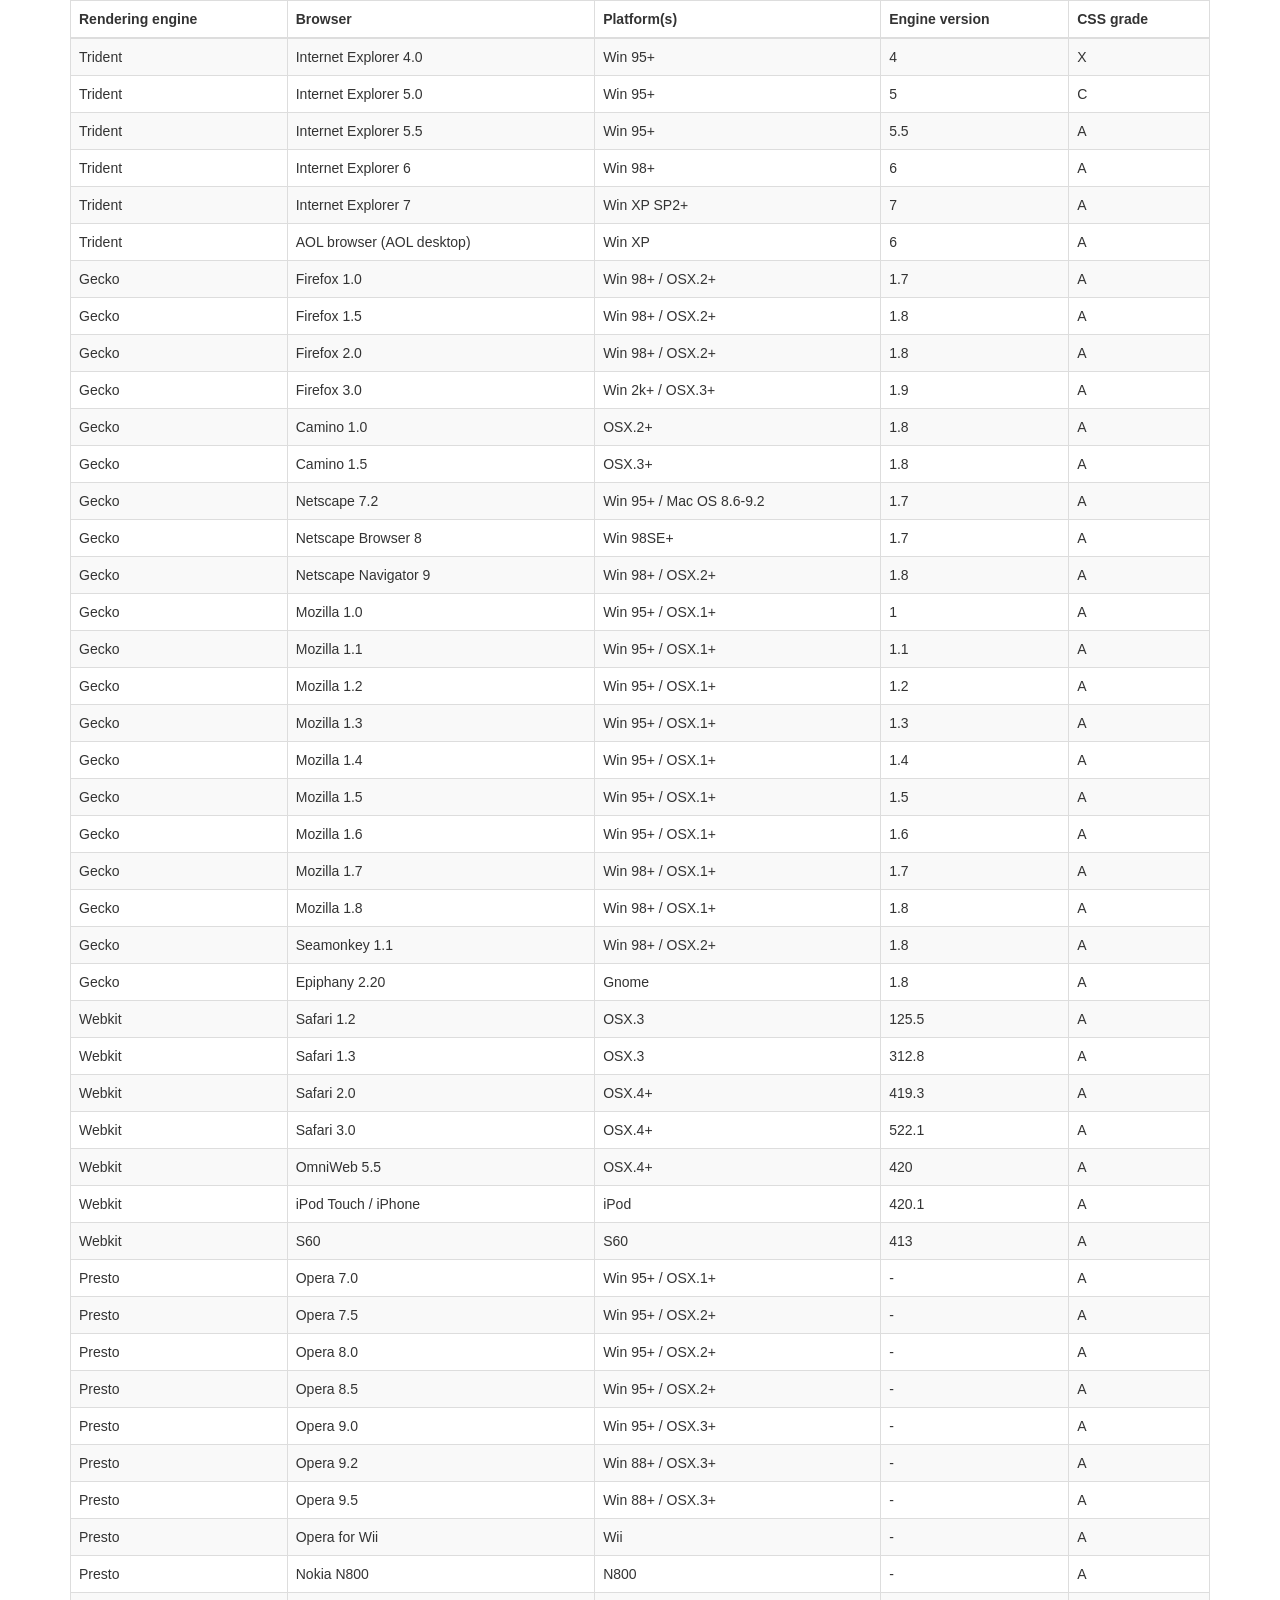
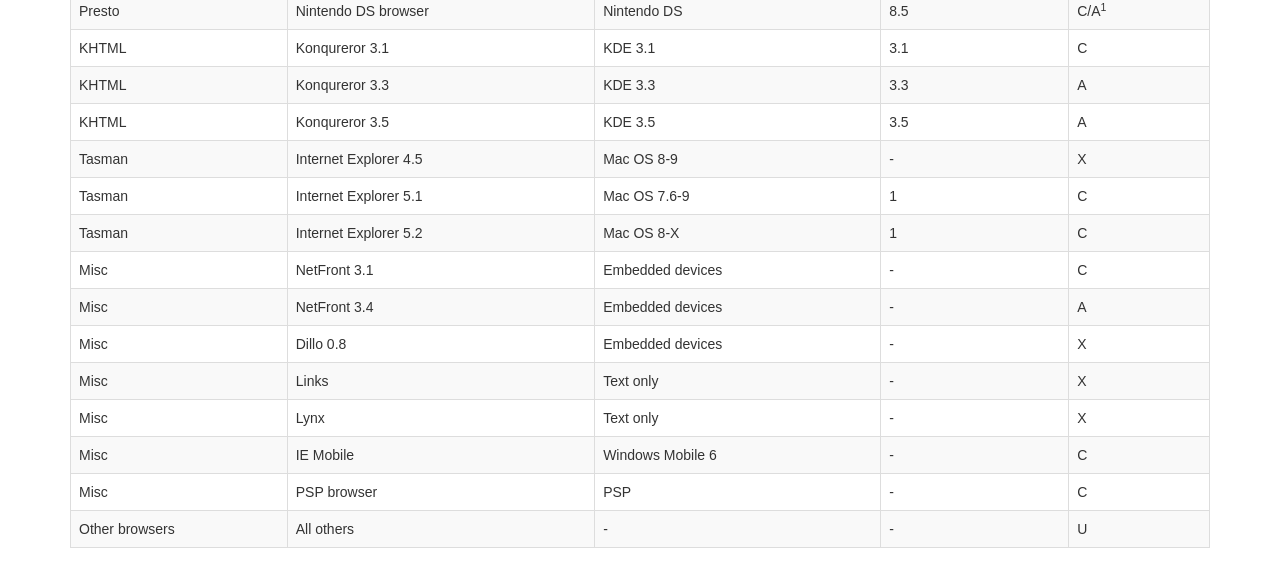
<file: src/main/webapp/admin/vendor/datatables-plugins/index.html>
<!DOCTYPE HTML PUBLIC "-//W3C//DTD HTML 4.01//EN" "http://www.w3.org/TR/html4/strict.dtd">
<html>
	<head>
		<meta http-equiv="content-type" content="text/html; charset=utf-8" />
		
		<title>DataTables Bootstrap 3 example</title>

		<link rel="stylesheet" type="text/css" href="//maxcdn.bootstrapcdn.com/bootstrap/3.3.0/css/bootstrap.min.css">
		<link rel="stylesheet" type="text/css" href="dataTables.bootstrap.css">

		<script type="text/javascript" language="javascript" src="//code.jquery.com/jquery-1.11.1.min.js"></script>
		<script type="text/javascript" language="javascript" src="//cdn.datatables.net/1.10.3/js/jquery.dataTables.min.js"></script>
		<script type="text/javascript" language="javascript" src="dataTables.bootstrap.js"></script>
		<script type="text/javascript" charset="utf-8">
			$(document).ready(function() {
				$('#example').dataTable();
			} );
		</script>
	</head>
	<body>
		<div class="container">
			
<table cellpadding="0" cellspacing="0" border="0" class="table table-striped table-bordered" id="example">
	<thead>
		<tr>
			<th>Rendering engine</th>
			<th>Browser</th>
			<th>Platform(s)</th>
			<th>Engine version</th>
			<th>CSS grade</th>
		</tr>
	</thead>
	<tbody>
		<tr class="odd gradeX">
			<td>Trident</td>
			<td>Internet
				 Explorer 4.0</td>
			<td>Win 95+</td>
			<td class="center"> 4</td>
			<td class="center">X</td>
		</tr>
		<tr class="even gradeC">
			<td>Trident</td>
			<td>Internet
				 Explorer 5.0</td>
			<td>Win 95+</td>
			<td class="center">5</td>
			<td class="center">C</td>
		</tr>
		<tr class="odd gradeA">
			<td>Trident</td>
			<td>Internet
				 Explorer 5.5</td>
			<td>Win 95+</td>
			<td class="center">5.5</td>
			<td class="center">A</td>
		</tr>
		<tr class="even gradeA">
			<td>Trident</td>
			<td>Internet
				 Explorer 6</td>
			<td>Win 98+</td>
			<td class="center">6</td>
			<td class="center">A</td>
		</tr>
		<tr class="odd gradeA">
			<td>Trident</td>
			<td>Internet Explorer 7</td>
			<td>Win XP SP2+</td>
			<td class="center">7</td>
			<td class="center">A</td>
		</tr>
		<tr class="even gradeA">
			<td>Trident</td>
			<td>AOL browser (AOL desktop)</td>
			<td>Win XP</td>
			<td class="center">6</td>
			<td class="center">A</td>
		</tr>
		<tr class="gradeA">
			<td>Gecko</td>
			<td>Firefox 1.0</td>
			<td>Win 98+ / OSX.2+</td>
			<td class="center">1.7</td>
			<td class="center">A</td>
		</tr>
		<tr class="gradeA">
			<td>Gecko</td>
			<td>Firefox 1.5</td>
			<td>Win 98+ / OSX.2+</td>
			<td class="center">1.8</td>
			<td class="center">A</td>
		</tr>
		<tr class="gradeA">
			<td>Gecko</td>
			<td>Firefox 2.0</td>
			<td>Win 98+ / OSX.2+</td>
			<td class="center">1.8</td>
			<td class="center">A</td>
		</tr>
		<tr class="gradeA">
			<td>Gecko</td>
			<td>Firefox 3.0</td>
			<td>Win 2k+ / OSX.3+</td>
			<td class="center">1.9</td>
			<td class="center">A</td>
		</tr>
		<tr class="gradeA">
			<td>Gecko</td>
			<td>Camino 1.0</td>
			<td>OSX.2+</td>
			<td class="center">1.8</td>
			<td class="center">A</td>
		</tr>
		<tr class="gradeA">
			<td>Gecko</td>
			<td>Camino 1.5</td>
			<td>OSX.3+</td>
			<td class="center">1.8</td>
			<td class="center">A</td>
		</tr>
		<tr class="gradeA">
			<td>Gecko</td>
			<td>Netscape 7.2</td>
			<td>Win 95+ / Mac OS 8.6-9.2</td>
			<td class="center">1.7</td>
			<td class="center">A</td>
		</tr>
		<tr class="gradeA">
			<td>Gecko</td>
			<td>Netscape Browser 8</td>
			<td>Win 98SE+</td>
			<td class="center">1.7</td>
			<td class="center">A</td>
		</tr>
		<tr class="gradeA">
			<td>Gecko</td>
			<td>Netscape Navigator 9</td>
			<td>Win 98+ / OSX.2+</td>
			<td class="center">1.8</td>
			<td class="center">A</td>
		</tr>
		<tr class="gradeA">
			<td>Gecko</td>
			<td>Mozilla 1.0</td>
			<td>Win 95+ / OSX.1+</td>
			<td class="center">1</td>
			<td class="center">A</td>
		</tr>
		<tr class="gradeA">
			<td>Gecko</td>
			<td>Mozilla 1.1</td>
			<td>Win 95+ / OSX.1+</td>
			<td class="center">1.1</td>
			<td class="center">A</td>
		</tr>
		<tr class="gradeA">
			<td>Gecko</td>
			<td>Mozilla 1.2</td>
			<td>Win 95+ / OSX.1+</td>
			<td class="center">1.2</td>
			<td class="center">A</td>
		</tr>
		<tr class="gradeA">
			<td>Gecko</td>
			<td>Mozilla 1.3</td>
			<td>Win 95+ / OSX.1+</td>
			<td class="center">1.3</td>
			<td class="center">A</td>
		</tr>
		<tr class="gradeA">
			<td>Gecko</td>
			<td>Mozilla 1.4</td>
			<td>Win 95+ / OSX.1+</td>
			<td class="center">1.4</td>
			<td class="center">A</td>
		</tr>
		<tr class="gradeA">
			<td>Gecko</td>
			<td>Mozilla 1.5</td>
			<td>Win 95+ / OSX.1+</td>
			<td class="center">1.5</td>
			<td class="center">A</td>
		</tr>
		<tr class="gradeA">
			<td>Gecko</td>
			<td>Mozilla 1.6</td>
			<td>Win 95+ / OSX.1+</td>
			<td class="center">1.6</td>
			<td class="center">A</td>
		</tr>
		<tr class="gradeA">
			<td>Gecko</td>
			<td>Mozilla 1.7</td>
			<td>Win 98+ / OSX.1+</td>
			<td class="center">1.7</td>
			<td class="center">A</td>
		</tr>
		<tr class="gradeA">
			<td>Gecko</td>
			<td>Mozilla 1.8</td>
			<td>Win 98+ / OSX.1+</td>
			<td class="center">1.8</td>
			<td class="center">A</td>
		</tr>
		<tr class="gradeA">
			<td>Gecko</td>
			<td>Seamonkey 1.1</td>
			<td>Win 98+ / OSX.2+</td>
			<td class="center">1.8</td>
			<td class="center">A</td>
		</tr>
		<tr class="gradeA">
			<td>Gecko</td>
			<td>Epiphany 2.20</td>
			<td>Gnome</td>
			<td class="center">1.8</td>
			<td class="center">A</td>
		</tr>
		<tr class="gradeA">
			<td>Webkit</td>
			<td>Safari 1.2</td>
			<td>OSX.3</td>
			<td class="center">125.5</td>
			<td class="center">A</td>
		</tr>
		<tr class="gradeA">
			<td>Webkit</td>
			<td>Safari 1.3</td>
			<td>OSX.3</td>
			<td class="center">312.8</td>
			<td class="center">A</td>
		</tr>
		<tr class="gradeA">
			<td>Webkit</td>
			<td>Safari 2.0</td>
			<td>OSX.4+</td>
			<td class="center">419.3</td>
			<td class="center">A</td>
		</tr>
		<tr class="gradeA">
			<td>Webkit</td>
			<td>Safari 3.0</td>
			<td>OSX.4+</td>
			<td class="center">522.1</td>
			<td class="center">A</td>
		</tr>
		<tr class="gradeA">
			<td>Webkit</td>
			<td>OmniWeb 5.5</td>
			<td>OSX.4+</td>
			<td class="center">420</td>
			<td class="center">A</td>
		</tr>
		<tr class="gradeA">
			<td>Webkit</td>
			<td>iPod Touch / iPhone</td>
			<td>iPod</td>
			<td class="center">420.1</td>
			<td class="center">A</td>
		</tr>
		<tr class="gradeA">
			<td>Webkit</td>
			<td>S60</td>
			<td>S60</td>
			<td class="center">413</td>
			<td class="center">A</td>
		</tr>
		<tr class="gradeA">
			<td>Presto</td>
			<td>Opera 7.0</td>
			<td>Win 95+ / OSX.1+</td>
			<td class="center">-</td>
			<td class="center">A</td>
		</tr>
		<tr class="gradeA">
			<td>Presto</td>
			<td>Opera 7.5</td>
			<td>Win 95+ / OSX.2+</td>
			<td class="center">-</td>
			<td class="center">A</td>
		</tr>
		<tr class="gradeA">
			<td>Presto</td>
			<td>Opera 8.0</td>
			<td>Win 95+ / OSX.2+</td>
			<td class="center">-</td>
			<td class="center">A</td>
		</tr>
		<tr class="gradeA">
			<td>Presto</td>
			<td>Opera 8.5</td>
			<td>Win 95+ / OSX.2+</td>
			<td class="center">-</td>
			<td class="center">A</td>
		</tr>
		<tr class="gradeA">
			<td>Presto</td>
			<td>Opera 9.0</td>
			<td>Win 95+ / OSX.3+</td>
			<td class="center">-</td>
			<td class="center">A</td>
		</tr>
		<tr class="gradeA">
			<td>Presto</td>
			<td>Opera 9.2</td>
			<td>Win 88+ / OSX.3+</td>
			<td class="center">-</td>
			<td class="center">A</td>
		</tr>
		<tr class="gradeA">
			<td>Presto</td>
			<td>Opera 9.5</td>
			<td>Win 88+ / OSX.3+</td>
			<td class="center">-</td>
			<td class="center">A</td>
		</tr>
		<tr class="gradeA">
			<td>Presto</td>
			<td>Opera for Wii</td>
			<td>Wii</td>
			<td class="center">-</td>
			<td class="center">A</td>
		</tr>
		<tr class="gradeA">
			<td>Presto</td>
			<td>Nokia N800</td>
			<td>N800</td>
			<td class="center">-</td>
			<td class="center">A</td>
		</tr>
		<tr class="gradeA">
			<td>Presto</td>
			<td>Nintendo DS browser</td>
			<td>Nintendo DS</td>
			<td class="center">8.5</td>
			<td class="center">C/A<sup>1</sup></td>
		</tr>
		<tr class="gradeC">
			<td>KHTML</td>
			<td>Konqureror 3.1</td>
			<td>KDE 3.1</td>
			<td class="center">3.1</td>
			<td class="center">C</td>
		</tr>
		<tr class="gradeA">
			<td>KHTML</td>
			<td>Konqureror 3.3</td>
			<td>KDE 3.3</td>
			<td class="center">3.3</td>
			<td class="center">A</td>
		</tr>
		<tr class="gradeA">
			<td>KHTML</td>
			<td>Konqureror 3.5</td>
			<td>KDE 3.5</td>
			<td class="center">3.5</td>
			<td class="center">A</td>
		</tr>
		<tr class="gradeX">
			<td>Tasman</td>
			<td>Internet Explorer 4.5</td>
			<td>Mac OS 8-9</td>
			<td class="center">-</td>
			<td class="center">X</td>
		</tr>
		<tr class="gradeC">
			<td>Tasman</td>
			<td>Internet Explorer 5.1</td>
			<td>Mac OS 7.6-9</td>
			<td class="center">1</td>
			<td class="center">C</td>
		</tr>
		<tr class="gradeC">
			<td>Tasman</td>
			<td>Internet Explorer 5.2</td>
			<td>Mac OS 8-X</td>
			<td class="center">1</td>
			<td class="center">C</td>
		</tr>
		<tr class="gradeA">
			<td>Misc</td>
			<td>NetFront 3.1</td>
			<td>Embedded devices</td>
			<td class="center">-</td>
			<td class="center">C</td>
		</tr>
		<tr class="gradeA">
			<td>Misc</td>
			<td>NetFront 3.4</td>
			<td>Embedded devices</td>
			<td class="center">-</td>
			<td class="center">A</td>
		</tr>
		<tr class="gradeX">
			<td>Misc</td>
			<td>Dillo 0.8</td>
			<td>Embedded devices</td>
			<td class="center">-</td>
			<td class="center">X</td>
		</tr>
		<tr class="gradeX">
			<td>Misc</td>
			<td>Links</td>
			<td>Text only</td>
			<td class="center">-</td>
			<td class="center">X</td>
		</tr>
		<tr class="gradeX">
			<td>Misc</td>
			<td>Lynx</td>
			<td>Text only</td>
			<td class="center">-</td>
			<td class="center">X</td>
		</tr>
		<tr class="gradeC">
			<td>Misc</td>
			<td>IE Mobile</td>
			<td>Windows Mobile 6</td>
			<td class="center">-</td>
			<td class="center">C</td>
		</tr>
		<tr class="gradeC">
			<td>Misc</td>
			<td>PSP browser</td>
			<td>PSP</td>
			<td class="center">-</td>
			<td class="center">C</td>
		</tr>
		<tr class="gradeU">
			<td>Other browsers</td>
			<td>All others</td>
			<td>-</td>
			<td class="center">-</td>
			<td class="center">U</td>
		</tr>
	</tbody>
</table>
			
		</div>
	</body>
</html>
</file>
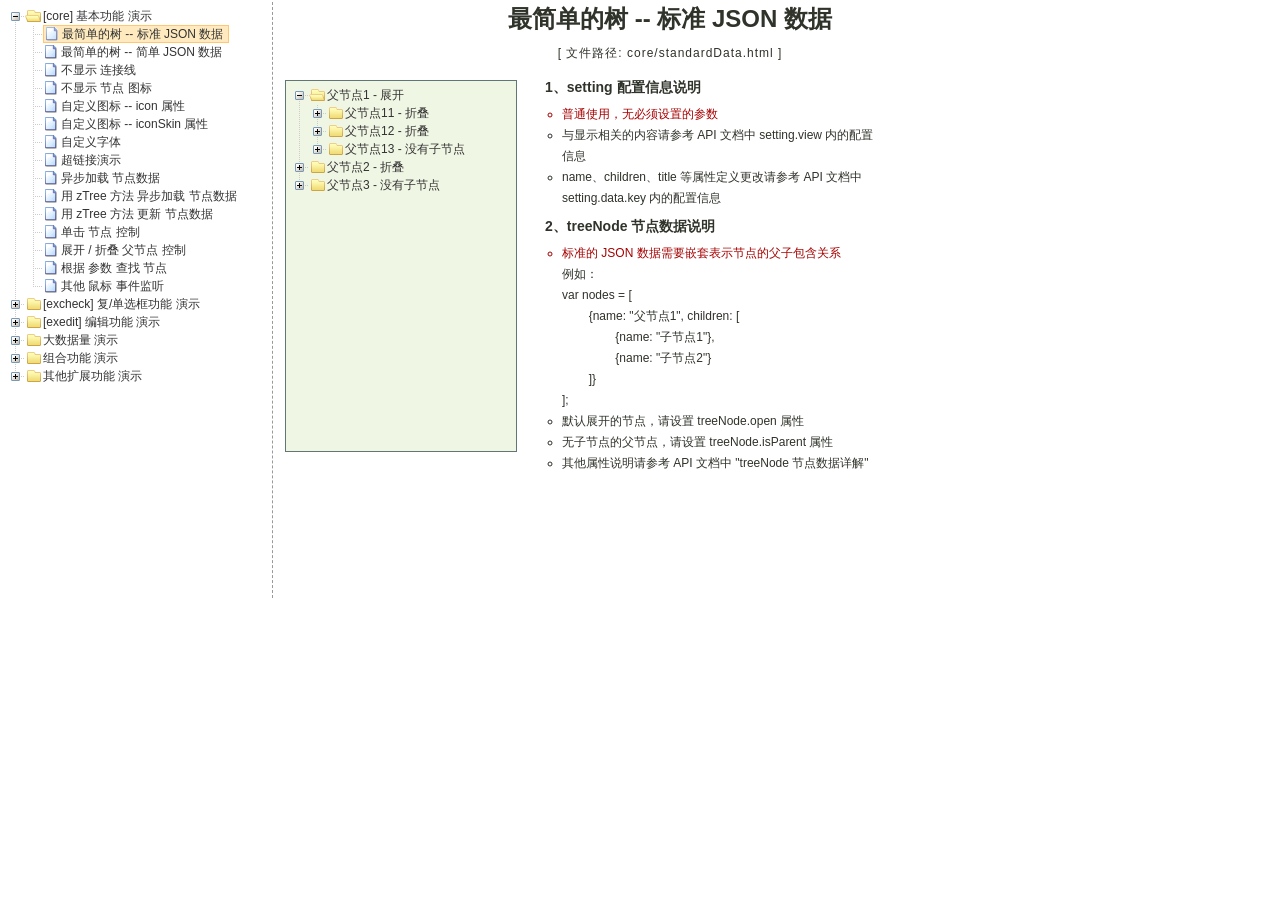
<file: src/main/webapp/zTree/demo/cn/index.html>
<!DOCTYPE HTML PUBLIC "-//W3C//DTD HTML 4.01//EN" "http://www.w3.org/TR/html4/strict.dtd">
<HTML>
 <HEAD>
  <TITLE> ZTREE DEMO </TITLE>
  <meta http-equiv="content-type" content="text/html; charset=UTF-8">
  <link rel="stylesheet" href="../../css/zTreeStyle/zTreeStyle.css" type="text/css">
  <style>
	body {
	background-color: white;
	margin:0; padding:0;
	text-align: center;
	}
	div, p, table, th, td {
		list-style:none;
		margin:0; padding:0;
		color:#333; font-size:12px;
		font-family:dotum, Verdana, Arial, Helvetica, AppleGothic, sans-serif;
	}
	#testIframe {margin-left: 10px;}
  </style>
<script type="text/javascript" src="../../js/jquery-1.4.4.min.js"></script>
<script type="text/javascript" src="../../js/jquery.ztree.core.js"></script>
  <SCRIPT type="text/javascript" >
  <!--
	var zTree;
	var demoIframe;

	var setting = {
		view: {
			dblClickExpand: false,
			showLine: true,
			selectedMulti: false
		},
		data: {
			simpleData: {
				enable:true,
				idKey: "id",
				pIdKey: "pId",
				rootPId: ""
			}
		},
		callback: {
			beforeClick: function(treeId, treeNode) {
				var zTree = $.fn.zTree.getZTreeObj("tree");
				if (treeNode.isParent) {
					zTree.expandNode(treeNode);
					return false;
				} else {
					demoIframe.attr("src",treeNode.file + ".html");
					return true;
				}
			}
		}
	};

	var zNodes =[
		{id:1, pId:0, name:"[core] 基本功能 演示", open:true},
		{id:101, pId:1, name:"最简单的树 --  标准 JSON 数据", file:"core/standardData"},
		{id:102, pId:1, name:"最简单的树 --  简单 JSON 数据", file:"core/simpleData"},
		{id:103, pId:1, name:"不显示 连接线", file:"core/noline"},
		{id:104, pId:1, name:"不显示 节点 图标", file:"core/noicon"},
		{id:105, pId:1, name:"自定义图标 --  icon 属性", file:"core/custom_icon"},
		{id:106, pId:1, name:"自定义图标 --  iconSkin 属性", file:"core/custom_iconSkin"},
		{id:107, pId:1, name:"自定义字体", file:"core/custom_font"},
		{id:115, pId:1, name:"超链接演示", file:"core/url"},
		{id:108, pId:1, name:"异步加载 节点数据", file:"core/async"},
		{id:109, pId:1, name:"用 zTree 方法 异步加载 节点数据", file:"core/async_fun"},
		{id:110, pId:1, name:"用 zTree 方法 更新 节点数据", file:"core/update_fun"},
		{id:111, pId:1, name:"单击 节点 控制", file:"core/click"},
		{id:112, pId:1, name:"展开 / 折叠 父节点 控制", file:"core/expand"},
		{id:113, pId:1, name:"根据 参数 查找 节点", file:"core/searchNodes"},
		{id:114, pId:1, name:"其他 鼠标 事件监听", file:"core/otherMouse"},

		{id:2, pId:0, name:"[excheck] 复/单选框功能 演示", open:false},
		{id:201, pId:2, name:"Checkbox 勾选操作", file:"excheck/checkbox"},
		{id:206, pId:2, name:"Checkbox nocheck 演示", file:"excheck/checkbox_nocheck"},
		{id:207, pId:2, name:"Checkbox chkDisabled 演示", file:"excheck/checkbox_chkDisabled"},
		{id:208, pId:2, name:"Checkbox halfCheck 演示", file:"excheck/checkbox_halfCheck"},
		{id:202, pId:2, name:"Checkbox 勾选统计", file:"excheck/checkbox_count"},
		{id:203, pId:2, name:"用 zTree 方法 勾选 Checkbox", file:"excheck/checkbox_fun"},
		{id:204, pId:2, name:"Radio 勾选操作", file:"excheck/radio"},
		{id:209, pId:2, name:"Radio nocheck 演示", file:"excheck/radio_nocheck"},
		{id:210, pId:2, name:"Radio chkDisabled 演示", file:"excheck/radio_chkDisabled"},
		{id:211, pId:2, name:"Radio halfCheck 演示", file:"excheck/radio_halfCheck"},
		{id:205, pId:2, name:"用 zTree 方法 勾选 Radio", file:"excheck/radio_fun"},

		{id:3, pId:0, name:"[exedit] 编辑功能 演示", open:false},
		{id:301, pId:3, name:"拖拽 节点 基本控制", file:"exedit/drag"},
		{id:302, pId:3, name:"拖拽 节点 高级控制", file:"exedit/drag_super"},
		{id:303, pId:3, name:"用 zTree 方法 移动 / 复制 节点", file:"exedit/drag_fun"},
		{id:304, pId:3, name:"基本 增 / 删 / 改 节点", file:"exedit/edit"},
		{id:305, pId:3, name:"高级 增 / 删 / 改 节点", file:"exedit/edit_super"},
		{id:306, pId:3, name:"用 zTree 方法 增 / 删 / 改 节点", file:"exedit/edit_fun"},
		{id:307, pId:3, name:"异步加载 & 编辑功能 共存", file:"exedit/async_edit"},
		{id:308, pId:3, name:"多棵树之间 的 数据交互", file:"exedit/multiTree"},

		{id:4, pId:0, name:"大数据量 演示", open:false},
		{id:401, pId:4, name:"一次性加载大数据量", file:"bigdata/common"},
		{id:402, pId:4, name:"分批异步加载大数据量", file:"bigdata/diy_async"},
		{id:403, pId:4, name:"分批异步加载大数据量", file:"bigdata/page"},

		{id:5, pId:0, name:"组合功能 演示", open:false},
		{id:501, pId:5, name:"冻结根节点", file:"super/oneroot"},
		{id:502, pId:5, name:"单击展开/折叠节点", file:"super/oneclick"},
		{id:503, pId:5, name:"保持展开单一路径", file:"super/singlepath"},
		{id:504, pId:5, name:"添加 自定义控件", file:"super/diydom"},
		{id:505, pId:5, name:"checkbox / radio 共存", file:"super/checkbox_radio"},
		{id:506, pId:5, name:"左侧菜单", file:"super/left_menu"},
		{id:513, pId:5, name:"OutLook 风格", file:"super/left_menuForOutLook"},
		{id:515, pId:5, name:"Awesome 风格", file:"super/awesome"},
		{id:514, pId:5, name:"Metro 风格", file:"super/metro"},
		{id:507, pId:5, name:"下拉菜单", file:"super/select_menu"},
		{id:509, pId:5, name:"带 checkbox 的多选下拉菜单", file:"super/select_menu_checkbox"},
		{id:510, pId:5, name:"带 radio 的单选下拉菜单", file:"super/select_menu_radio"},
		{id:508, pId:5, name:"右键菜单 的 实现", file:"super/rightClickMenu"},
		{id:511, pId:5, name:"与其他 DOM 拖拽互动", file:"super/dragWithOther"},
		{id:512, pId:5, name:"异步加载模式下全部展开", file:"super/asyncForAll"},

		{id:6, pId:0, name:"其他扩展功能 演示", open:false},
		{id:601, pId:6, name:"隐藏普通节点", file:"exhide/common"},
		{id:602, pId:6, name:"配合 checkbox 的隐藏", file:"exhide/checkbox"},
		{id:603, pId:6, name:"配合 radio 的隐藏", file:"exhide/radio"}
	];

	$(document).ready(function(){
		var t = $("#tree");
		t = $.fn.zTree.init(t, setting, zNodes);
		demoIframe = $("#testIframe");
		demoIframe.bind("load", loadReady);
		var zTree = $.fn.zTree.getZTreeObj("tree");
		zTree.selectNode(zTree.getNodeByParam("id", 101));

	});

	function loadReady() {
		var bodyH = demoIframe.contents().find("body").get(0).scrollHeight,
		htmlH = demoIframe.contents().find("html").get(0).scrollHeight,
		maxH = Math.max(bodyH, htmlH), minH = Math.min(bodyH, htmlH),
		h = demoIframe.height() >= maxH ? minH:maxH ;
		if (h < 530) h = 530;
		demoIframe.height(h);
	}

  //-->
  </SCRIPT>
 </HEAD>

<BODY>
<TABLE border=0 height=600px align=left>
	<TR>
		<TD width=260px align=left valign=top style="BORDER-RIGHT: #999999 1px dashed">
			<ul id="tree" class="ztree" style="width:260px; overflow:auto;"></ul>
		</TD>
		<TD width=770px align=left valign=top><IFRAME ID="testIframe" Name="testIframe" FRAMEBORDER=0 SCROLLING=AUTO width=100%  height=600px SRC="core/standardData.html"></IFRAME></TD>
	</TR>
</TABLE>

</BODY>
</HTML>
</file>
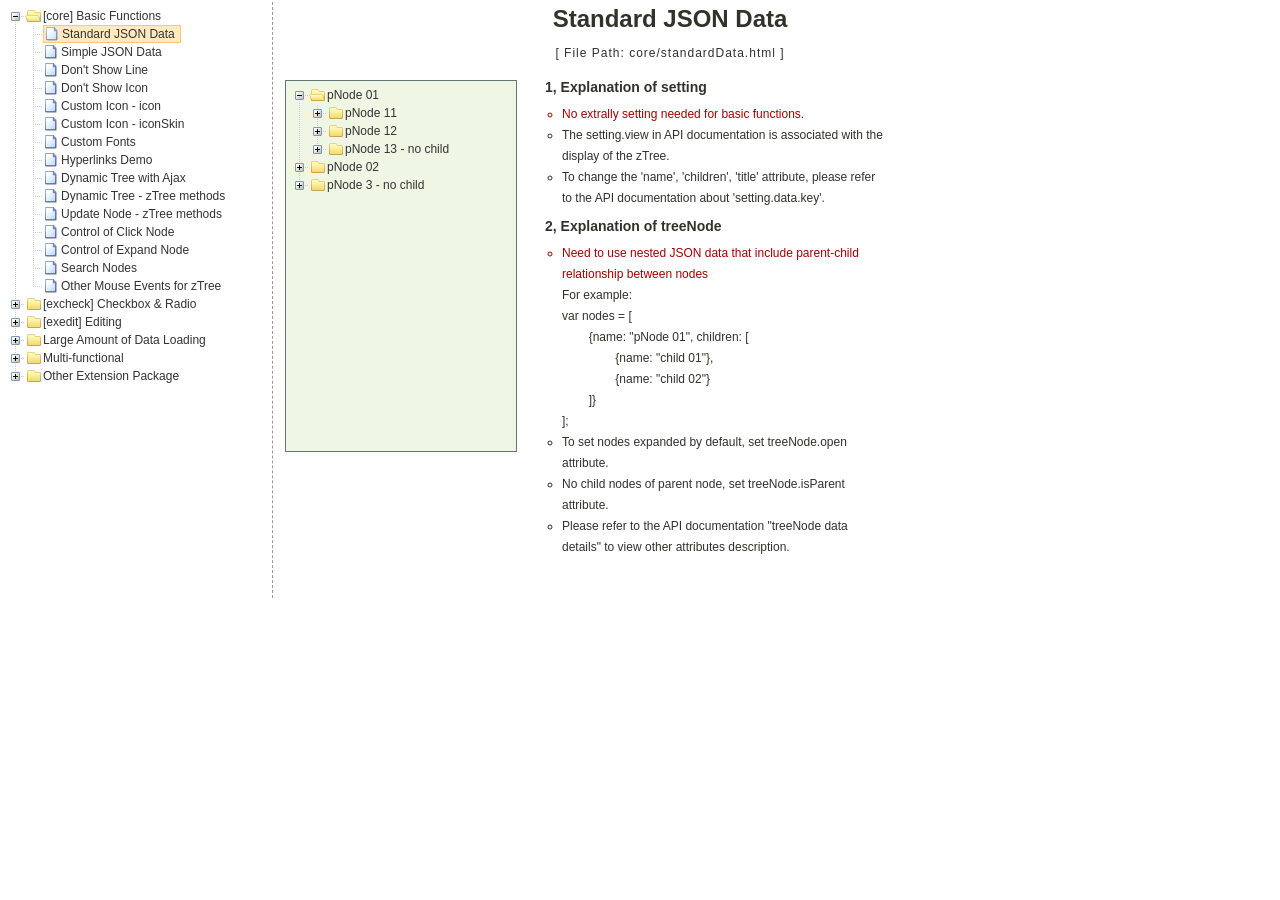
<file: src/main/webapp/zTree/demo/en/index.html>
<!DOCTYPE HTML PUBLIC "-//W3C//DTD HTML 4.01//EN" "http://www.w3.org/TR/html4/strict.dtd">
<HTML>
 <HEAD>
  <TITLE> ZTREE DEMO </TITLE>
  <meta http-equiv="content-type" content="text/html; charset=UTF-8">
  <link rel="stylesheet" href="../../css/zTreeStyle/zTreeStyle.css" type="text/css">
  <style>
	body {
	background-color: white;
	margin:0; padding:0;
	text-align: center;
	}
	div, p, table, th, td {
		list-style:none; 
		margin:0; padding:0; 
		color:#333; font-size:12px; 
		font-family:dotum, Verdana, Arial, Helvetica, AppleGothic, sans-serif;
	}
	#testIframe {margin-left: 10px;}
  </style>
<script type="text/javascript" src="../../js/jquery-1.4.4.min.js"></script>
<script type="text/javascript" src="../../js/jquery.ztree.core.js"></script>
  <SCRIPT type="text/javascript" >
  <!--
	var zTree;
	var demoIframe;

	var setting = {
		view: {
			dblClickExpand: false,
			showLine: true,
			selectedMulti: false
		},
		data: {
			simpleData: {
				enable:true,
				idKey: "id",
				pIdKey: "pId",
				rootPId: ""
			}
		},
		callback: {
			beforeClick: function(treeId, treeNode) {
				var zTree = $.fn.zTree.getZTreeObj("tree");
				if (treeNode.isParent) {
					zTree.expandNode(treeNode);
					return false;
				} else {
					demoIframe.attr("src",treeNode.file + ".html");
					return true;
				}
			}
		}
	};

	var zNodes = [
		{id:1, pId:0, name:"[core] Basic Functions", open:false},
		{id:101, pId:1, name:"Standard JSON Data", file:"core/standardData"},
		{id:102, pId:1, name:"Simple JSON Data", file:"core/simpleData"},
		{id:103, pId:1, name:"Don't Show Line", file:"core/noline"},
		{id:104, pId:1, name:"Don't Show Icon", file:"core/noicon"},
		{id:105, pId:1, name:"Custom Icon - icon", file:"core/custom_icon"},
		{id:106, pId:1, name:"Custom Icon - iconSkin", file:"core/custom_iconSkin"},
		{id:107, pId:1, name:"Custom Fonts", file:"core/custom_font"},
		{id:115, pId:1, name:"Hyperlinks Demo", file:"core/url"},
		{id:108, pId:1, name:"Dynamic Tree with Ajax", file:"core/async"},
		{id:109, pId:1, name:"Dynamic Tree - zTree methods", file:"core/async_fun"},
		{id:110, pId:1, name:"Update Node - zTree methods", file:"core/update_fun"},
		{id:111, pId:1, name:"Control of Click Node", file:"core/click"},
		{id:112, pId:1, name:"Control of Expand Node", file:"core/expand"},
		{id:113, pId:1, name:"Search Nodes", file:"core/searchNodes"},
		{id:114, pId:1, name:"Other Mouse Events for zTree", file:"core/otherMouse"},

		{id:2, pId:0, name:"[excheck] Checkbox & Radio", open:false},
		{id:201, pId:2, name:"Checkbox Operation", file:"excheck/checkbox"},
		{id:206, pId:2, name:"Checkbox nocheck Demo", file:"excheck/checkbox_nocheck"},
		{id:207, pId:2, name:"Checkbox chkDisabled Demo", file:"excheck/checkbox_chkDisabled"},
		{id:208, pId:2, name:"Checkbox halfCheck Demo", file:"excheck/checkbox_halfCheck"},
		{id:202, pId:2, name:"Statistics Checkbox is Checked", file:"excheck/checkbox_count"},
		{id:203, pId:2, name:"Checkbox - zTree methods", file:"excheck/checkbox_fun"},
		{id:204, pId:2, name:"Radio Operation", file:"excheck/radio"},
		{id:209, pId:2, name:"Radio nocheck Demo", file:"excheck/radio_nocheck"},
		{id:210, pId:2, name:"Radio chkDisabled Demo", file:"excheck/radio_chkDisabled"},
		{id:211, pId:2, name:"Radio halfCheck Demo", file:"excheck/radio_halfCheck"},
		{id:205, pId:2, name:"Radio - zTree methods", file:"excheck/radio_fun"},

		{id:3, pId:0, name:"[exedit] Editing", open:false},
		{id:301, pId:3, name:"Normal Drag Node Operation", file:"exedit/drag"},
		{id:302, pId:3, name:"Advanced Drag Node Operation", file:"exedit/drag_super"},
		{id:303, pId:3, name:"Move / Copy - zTree methods", file:"exedit/drag_fun"},
		{id:304, pId:3, name:"Basic Edit Nodes", file:"exedit/edit"},
		{id:305, pId:3, name:"Advanced Edit Nodes", file:"exedit/edit_super"},
		{id:306, pId:3, name:"Edit Nodes - zTree methods", file:"exedit/edit_fun"},
		{id:307, pId:3, name:"Editing Dynamic Tree", file:"exedit/async_edit"},
		{id:308, pId:3, name:"Multiple Trees", file:"exedit/multiTree"},

		{id:4, pId:0, name:"Large Amount of Data Loading", open:false},
		{id:401, pId:4, name:"One-time Large Data Loading", file:"bigdata/common"},
		{id:402, pId:4, name:"Loading Data in Batches", file:"bigdata/diy_async"},
		{id:403, pId:4, name:"Loading Data By Pagination", file:"bigdata/page"},

		{id:5, pId:0, name:"Multi-functional", open:false},
		{id:501, pId:5, name:"Freeze the Root Node", file:"super/oneroot"},
		{id:502, pId:5, name:"Click to Expand Node", file:"super/oneclick"},
		{id:503, pId:5, name:"Keep Single Path", file:"super/singlepath"},
		{id:504, pId:5, name:"Adding Custom DOM", file:"super/diydom"},
		{id:505, pId:5, name:"Checkbox / Radio Coexistence", file:"super/checkbox_radio"},
		{id:506, pId:5, name:"Left Menu", file:"super/left_menu"},
		{id:513, pId:5, name:"OutLook Style", file:"super/left_menuForOutLook"},
        {id:515, pId:5, name:"Awesome Style", file:"super/awesome"},
        {id:514, pId:5, name:"Metro Style", file:"super/metro"},
		{id:507, pId:5, name:"Drop-down Menu", file:"super/select_menu"},
		{id:509, pId:5, name:"Drop-down Menu with checkbox", file:"super/select_menu_checkbox"},
		{id:510, pId:5, name:"Drop-down Menu with radio", file:"super/select_menu_radio"},
		{id:508, pId:5, name:"Right-click Menu", file:"super/rightClickMenu"},
		{id:511, pId:5, name:"Drag With Other DOMs", file:"super/dragWithOther"},
		{id:512, pId:5, name:"Expand All Nodes with Async", file:"super/asyncForAll"},

		{id:6, pId:0, name:"Other Extension Package", open:false},
		{id:601, pId:6, name:"hide ordinary node", file:"exhide/common"},
		{id:602, pId:6, name:"hide with checkbox mode", file:"exhide/checkbox"},
		{id:603, pId:6, name:"hide with radio mode", file:"exhide/radio"}
	];

	$(document).ready(function(){
		var t = $("#tree");
		t = $.fn.zTree.init(t, setting, zNodes);
		demoIframe = $("#testIframe");
		demoIframe.bind("load", loadReady);
		var zTree = $.fn.zTree.getZTreeObj("tree");
		zTree.selectNode(zTree.getNodeByParam("id", 101));
	
	});

	function loadReady() {
		var bodyH = demoIframe.contents().find("body").get(0).scrollHeight,
		htmlH = demoIframe.contents().find("html").get(0).scrollHeight,
		maxH = Math.max(bodyH, htmlH), minH = Math.min(bodyH, htmlH),
		h = demoIframe.height() >= maxH ? minH:maxH ;
		if (h < 530) h = 530;
		demoIframe.height(h);
	}

  //-->
  </SCRIPT>
 </HEAD>

<BODY>
<TABLE border=0 height=600px align=left>
	<TR>
		<TD width=260px align=left valign=top style="BORDER-RIGHT: #999999 1px dashed">
			<ul id="tree" class="ztree" style="width:260px; overflow:auto;"></ul>
		</TD>
		<TD width=770px align=left valign=top><IFRAME ID="testIframe" Name="testIframe" FRAMEBORDER=0 SCROLLING=AUTO width=100%  height=600px SRC="core/standardData.html"></IFRAME></TD>
	</TR>
</TABLE>

 </BODY>
</HTML>
</file>
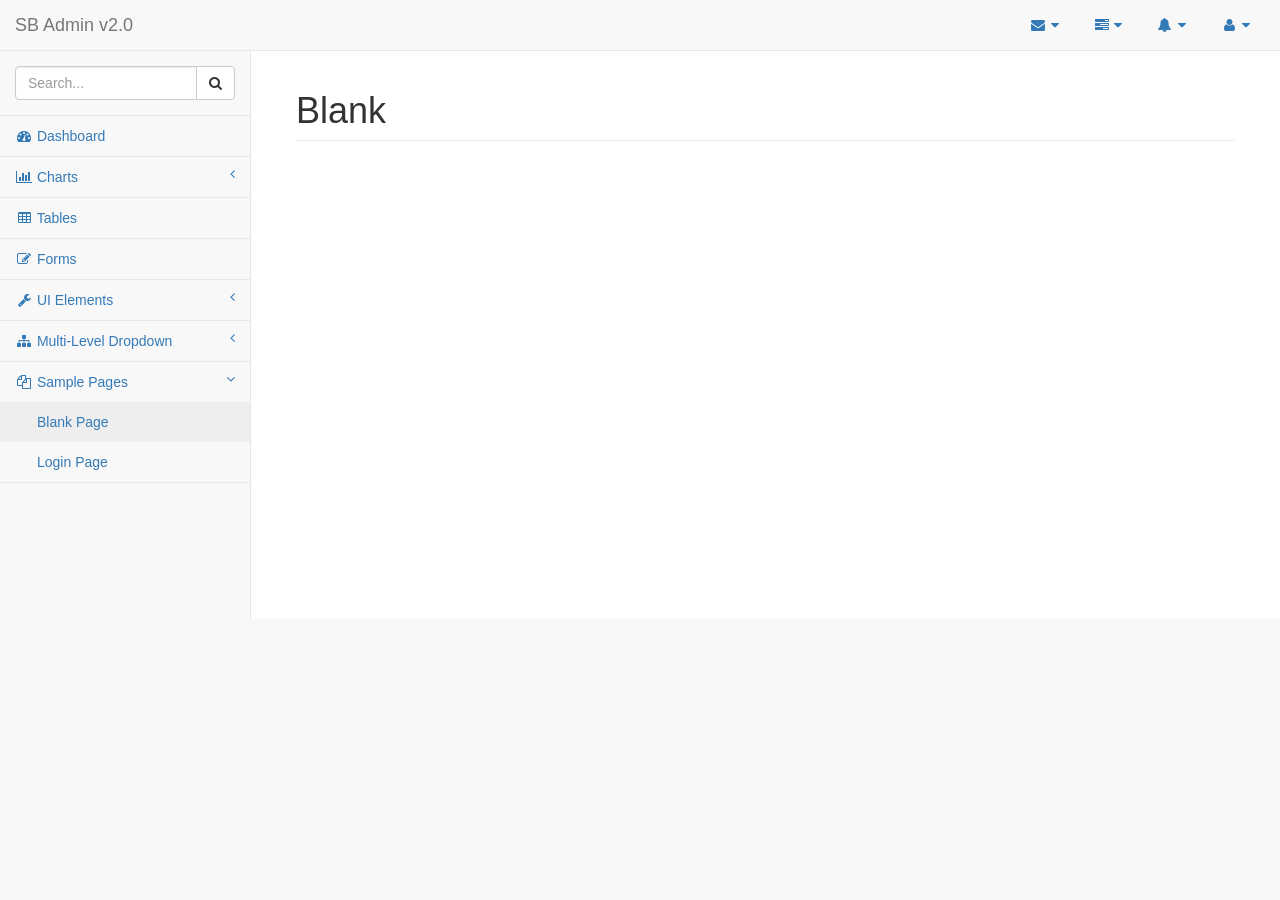
<file: src/main/webapp/admin/pages/blank.html>
<!DOCTYPE html>
<html lang="en">

<head>

    <meta charset="utf-8">
    <meta http-equiv="X-UA-Compatible" content="IE=edge">
    <meta name="viewport" content="width=device-width, initial-scale=1">
    <meta name="description" content="">
    <meta name="author" content="">

    <title>SB Admin 2 - Bootstrap Admin Theme</title>

    <!-- Bootstrap Core CSS -->
    <link href="../vendor/bootstrap/css/bootstrap.min.css" rel="stylesheet">

    <!-- MetisMenu CSS -->
    <link href="../vendor/metisMenu/metisMenu.min.css" rel="stylesheet">

    <!-- Custom CSS -->
    <link href="../dist/css/sb-admin-2.css" rel="stylesheet">

    <!-- Custom Fonts -->
    <link href="../vendor/font-awesome/css/font-awesome.min.css" rel="stylesheet" type="text/css">

    <!-- HTML5 Shim and Respond.js IE8 support of HTML5 elements and media queries -->
    <!-- WARNING: Respond.js doesn't work if you view the page via file:// -->
    <!--[if lt IE 9]>
        <script src="https://oss.maxcdn.com/libs/html5shiv/3.7.0/html5shiv.js"></script>
        <script src="https://oss.maxcdn.com/libs/respond.js/1.4.2/respond.min.js"></script>
    <![endif]-->

</head>

<body>

    <div id="wrapper">

        <!-- Navigation -->
        <nav class="navbar navbar-default navbar-static-top" role="navigation" style="margin-bottom: 0">
            <div class="navbar-header">
                <button type="button" class="navbar-toggle" data-toggle="collapse" data-target=".navbar-collapse">
                    <span class="sr-only">Toggle navigation</span>
                    <span class="icon-bar"></span>
                    <span class="icon-bar"></span>
                    <span class="icon-bar"></span>
                </button>
                <a class="navbar-brand" href="index.html">SB Admin v2.0</a>
            </div>
            <!-- /.navbar-header -->

            <ul class="nav navbar-top-links navbar-right">
                <li class="dropdown">
                    <a class="dropdown-toggle" data-toggle="dropdown" href="#">
                        <i class="fa fa-envelope fa-fw"></i> <i class="fa fa-caret-down"></i>
                    </a>
                    <ul class="dropdown-menu dropdown-messages">
                        <li>
                            <a href="#">
                                <div>
                                    <strong>John Smith</strong>
                                    <span class="pull-right text-muted">
                                        <em>Yesterday</em>
                                    </span>
                                </div>
                                <div>Lorem ipsum dolor sit amet, consectetur adipiscing elit. Pellentesque eleifend...</div>
                            </a>
                        </li>
                        <li class="divider"></li>
                        <li>
                            <a href="#">
                                <div>
                                    <strong>John Smith</strong>
                                    <span class="pull-right text-muted">
                                        <em>Yesterday</em>
                                    </span>
                                </div>
                                <div>Lorem ipsum dolor sit amet, consectetur adipiscing elit. Pellentesque eleifend...</div>
                            </a>
                        </li>
                        <li class="divider"></li>
                        <li>
                            <a href="#">
                                <div>
                                    <strong>John Smith</strong>
                                    <span class="pull-right text-muted">
                                        <em>Yesterday</em>
                                    </span>
                                </div>
                                <div>Lorem ipsum dolor sit amet, consectetur adipiscing elit. Pellentesque eleifend...</div>
                            </a>
                        </li>
                        <li class="divider"></li>
                        <li>
                            <a class="text-center" href="#">
                                <strong>Read All Messages</strong>
                                <i class="fa fa-angle-right"></i>
                            </a>
                        </li>
                    </ul>
                    <!-- /.dropdown-messages -->
                </li>
                <!-- /.dropdown -->
                <li class="dropdown">
                    <a class="dropdown-toggle" data-toggle="dropdown" href="#">
                        <i class="fa fa-tasks fa-fw"></i> <i class="fa fa-caret-down"></i>
                    </a>
                    <ul class="dropdown-menu dropdown-tasks">
                        <li>
                            <a href="#">
                                <div>
                                    <p>
                                        <strong>Task 1</strong>
                                        <span class="pull-right text-muted">40% Complete</span>
                                    </p>
                                    <div class="progress progress-striped active">
                                        <div class="progress-bar progress-bar-success" role="progressbar" aria-valuenow="40" aria-valuemin="0" aria-valuemax="100" style="width: 40%">
                                            <span class="sr-only">40% Complete (success)</span>
                                        </div>
                                    </div>
                                </div>
                            </a>
                        </li>
                        <li class="divider"></li>
                        <li>
                            <a href="#">
                                <div>
                                    <p>
                                        <strong>Task 2</strong>
                                        <span class="pull-right text-muted">20% Complete</span>
                                    </p>
                                    <div class="progress progress-striped active">
                                        <div class="progress-bar progress-bar-info" role="progressbar" aria-valuenow="20" aria-valuemin="0" aria-valuemax="100" style="width: 20%">
                                            <span class="sr-only">20% Complete</span>
                                        </div>
                                    </div>
                                </div>
                            </a>
                        </li>
                        <li class="divider"></li>
                        <li>
                            <a href="#">
                                <div>
                                    <p>
                                        <strong>Task 3</strong>
                                        <span class="pull-right text-muted">60% Complete</span>
                                    </p>
                                    <div class="progress progress-striped active">
                                        <div class="progress-bar progress-bar-warning" role="progressbar" aria-valuenow="60" aria-valuemin="0" aria-valuemax="100" style="width: 60%">
                                            <span class="sr-only">60% Complete (warning)</span>
                                        </div>
                                    </div>
                                </div>
                            </a>
                        </li>
                        <li class="divider"></li>
                        <li>
                            <a href="#">
                                <div>
                                    <p>
                                        <strong>Task 4</strong>
                                        <span class="pull-right text-muted">80% Complete</span>
                                    </p>
                                    <div class="progress progress-striped active">
                                        <div class="progress-bar progress-bar-danger" role="progressbar" aria-valuenow="80" aria-valuemin="0" aria-valuemax="100" style="width: 80%">
                                            <span class="sr-only">80% Complete (danger)</span>
                                        </div>
                                    </div>
                                </div>
                            </a>
                        </li>
                        <li class="divider"></li>
                        <li>
                            <a class="text-center" href="#">
                                <strong>See All Tasks</strong>
                                <i class="fa fa-angle-right"></i>
                            </a>
                        </li>
                    </ul>
                    <!-- /.dropdown-tasks -->
                </li>
                <!-- /.dropdown -->
                <li class="dropdown">
                    <a class="dropdown-toggle" data-toggle="dropdown" href="#">
                        <i class="fa fa-bell fa-fw"></i> <i class="fa fa-caret-down"></i>
                    </a>
                    <ul class="dropdown-menu dropdown-alerts">
                        <li>
                            <a href="#">
                                <div>
                                    <i class="fa fa-comment fa-fw"></i> New Comment
                                    <span class="pull-right text-muted small">4 minutes ago</span>
                                </div>
                            </a>
                        </li>
                        <li class="divider"></li>
                        <li>
                            <a href="#">
                                <div>
                                    <i class="fa fa-twitter fa-fw"></i> 3 New Followers
                                    <span class="pull-right text-muted small">12 minutes ago</span>
                                </div>
                            </a>
                        </li>
                        <li class="divider"></li>
                        <li>
                            <a href="#">
                                <div>
                                    <i class="fa fa-envelope fa-fw"></i> Message Sent
                                    <span class="pull-right text-muted small">4 minutes ago</span>
                                </div>
                            </a>
                        </li>
                        <li class="divider"></li>
                        <li>
                            <a href="#">
                                <div>
                                    <i class="fa fa-tasks fa-fw"></i> New Task
                                    <span class="pull-right text-muted small">4 minutes ago</span>
                                </div>
                            </a>
                        </li>
                        <li class="divider"></li>
                        <li>
                            <a href="#">
                                <div>
                                    <i class="fa fa-upload fa-fw"></i> Server Rebooted
                                    <span class="pull-right text-muted small">4 minutes ago</span>
                                </div>
                            </a>
                        </li>
                        <li class="divider"></li>
                        <li>
                            <a class="text-center" href="#">
                                <strong>See All Alerts</strong>
                                <i class="fa fa-angle-right"></i>
                            </a>
                        </li>
                    </ul>
                    <!-- /.dropdown-alerts -->
                </li>
                <!-- /.dropdown -->
                <li class="dropdown">
                    <a class="dropdown-toggle" data-toggle="dropdown" href="#">
                        <i class="fa fa-user fa-fw"></i> <i class="fa fa-caret-down"></i>
                    </a>
                    <ul class="dropdown-menu dropdown-user">
                        <li><a href="#"><i class="fa fa-user fa-fw"></i> User Profile</a>
                        </li>
                        <li><a href="#"><i class="fa fa-gear fa-fw"></i> Settings</a>
                        </li>
                        <li class="divider"></li>
                        <li><a href="login.html"><i class="fa fa-sign-out fa-fw"></i> Logout</a>
                        </li>
                    </ul>
                    <!-- /.dropdown-user -->
                </li>
                <!-- /.dropdown -->
            </ul>
            <!-- /.navbar-top-links -->

            <div class="navbar-default sidebar" role="navigation">
                <div class="sidebar-nav navbar-collapse">
                    <ul class="nav" id="side-menu">
                        <li class="sidebar-search">
                            <div class="input-group custom-search-form">
                                <input type="text" class="form-control" placeholder="Search...">
                                <span class="input-group-btn">
                                    <button class="btn btn-default" type="button">
                                        <i class="fa fa-search"></i>
                                    </button>
                                </span>
                            </div>
                            <!-- /input-group -->
                        </li>
                        <li>
                            <a href="index.html"><i class="fa fa-dashboard fa-fw"></i> Dashboard</a>
                        </li>
                        <li>
                            <a href="#"><i class="fa fa-bar-chart-o fa-fw"></i> Charts<span class="fa arrow"></span></a>
                            <ul class="nav nav-second-level">
                                <li>
                                    <a href="flot.html">Flot Charts</a>
                                </li>
                                <li>
                                    <a href="morris.html">Morris.js Charts</a>
                                </li>
                            </ul>
                            <!-- /.nav-second-level -->
                        </li>
                        <li>
                            <a href="tables.html"><i class="fa fa-table fa-fw"></i> Tables</a>
                        </li>
                        <li>
                            <a href="forms.html"><i class="fa fa-edit fa-fw"></i> Forms</a>
                        </li>
                        <li>
                            <a href="#"><i class="fa fa-wrench fa-fw"></i> UI Elements<span class="fa arrow"></span></a>
                            <ul class="nav nav-second-level">
                                <li>
                                    <a href="panels-wells.html">Panels and Wells</a>
                                </li>
                                <li>
                                    <a href="buttons.html">Buttons</a>
                                </li>
                                <li>
                                    <a href="notifications.html">Notifications</a>
                                </li>
                                <li>
                                    <a href="typography.html">Typography</a>
                                </li>
                                <li>
                                    <a href="icons.html"> Icons</a>
                                </li>
                                <li>
                                    <a href="grid.html">Grid</a>
                                </li>
                            </ul>
                            <!-- /.nav-second-level -->
                        </li>
                        <li>
                            <a href="#"><i class="fa fa-sitemap fa-fw"></i> Multi-Level Dropdown<span class="fa arrow"></span></a>
                            <ul class="nav nav-second-level">
                                <li>
                                    <a href="#">Second Level Item</a>
                                </li>
                                <li>
                                    <a href="#">Second Level Item</a>
                                </li>
                                <li>
                                    <a href="#">Third Level <span class="fa arrow"></span></a>
                                    <ul class="nav nav-third-level">
                                        <li>
                                            <a href="#">Third Level Item</a>
                                        </li>
                                        <li>
                                            <a href="#">Third Level Item</a>
                                        </li>
                                        <li>
                                            <a href="#">Third Level Item</a>
                                        </li>
                                        <li>
                                            <a href="#">Third Level Item</a>
                                        </li>
                                    </ul>
                                    <!-- /.nav-third-level -->
                                </li>
                            </ul>
                            <!-- /.nav-second-level -->
                        </li>
                        <li class="active">
                            <a href="#"><i class="fa fa-files-o fa-fw"></i> Sample Pages<span class="fa arrow"></span></a>
                            <ul class="nav nav-second-level">
                                <li>
                                    <a class="active" href="blank.html">Blank Page</a>
                                </li>
                                <li>
                                    <a href="login.html">Login Page</a>
                                </li>
                            </ul>
                            <!-- /.nav-second-level -->
                        </li>
                    </ul>
                </div>
                <!-- /.sidebar-collapse -->
            </div>
            <!-- /.navbar-static-side -->
        </nav>

        <!-- Page Content -->
        <div id="page-wrapper">
            <div class="container-fluid">
                <div class="row">
                    <div class="col-lg-12">
                        <h1 class="page-header">Blank</h1>
                    </div>
                    <!-- /.col-lg-12 -->
                </div>
                <!-- /.row -->
            </div>
            <!-- /.container-fluid -->
        </div>
        <!-- /#page-wrapper -->

    </div>
    <!-- /#wrapper -->

    <!-- jQuery -->
    <script src="../vendor/jquery/jquery.min.js"></script>

    <!-- Bootstrap Core JavaScript -->
    <script src="../vendor/bootstrap/js/bootstrap.min.js"></script>

    <!-- Metis Menu Plugin JavaScript -->
    <script src="../vendor/metisMenu/metisMenu.min.js"></script>

    <!-- Custom Theme JavaScript -->
    <script src="../dist/js/sb-admin-2.js"></script>

</body>

</html>
</file>
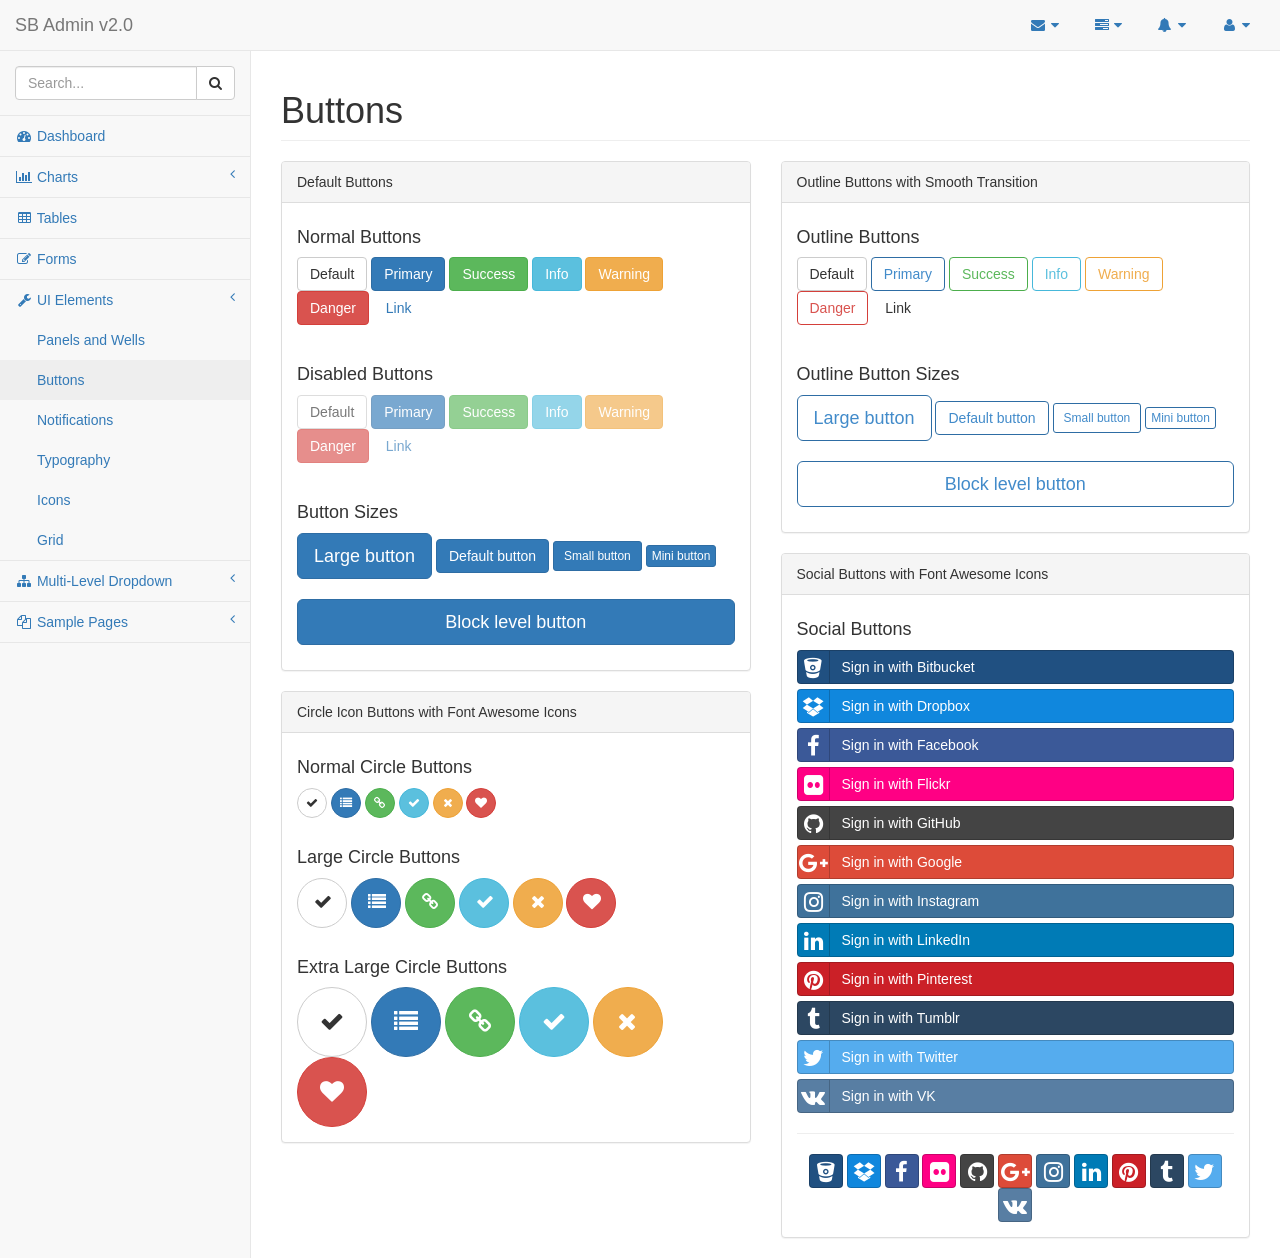
<file: src/main/webapp/admin/pages/buttons.html>
<!DOCTYPE html>
<html lang="en">

<head>

    <meta charset="utf-8">
    <meta http-equiv="X-UA-Compatible" content="IE=edge">
    <meta name="viewport" content="width=device-width, initial-scale=1">
    <meta name="description" content="">
    <meta name="author" content="">

    <title>SB Admin 2 - Bootstrap Admin Theme</title>

    <!-- Bootstrap Core CSS -->
    <link href="../vendor/bootstrap/css/bootstrap.min.css" rel="stylesheet">

    <!-- MetisMenu CSS -->
    <link href="../vendor/metisMenu/metisMenu.min.css" rel="stylesheet">

    <!-- Social Buttons CSS -->
    <link href="../vendor/bootstrap-social/bootstrap-social.css" rel="stylesheet">

    <!-- Custom CSS -->
    <link href="../dist/css/sb-admin-2.css" rel="stylesheet">

    <!-- Custom Fonts -->
    <link href="../vendor/font-awesome/css/font-awesome.min.css" rel="stylesheet" type="text/css">

    <!-- HTML5 Shim and Respond.js IE8 support of HTML5 elements and media queries -->
    <!-- WARNING: Respond.js doesn't work if you view the page via file:// -->
    <!--[if lt IE 9]>
        <script src="https://oss.maxcdn.com/libs/html5shiv/3.7.0/html5shiv.js"></script>
        <script src="https://oss.maxcdn.com/libs/respond.js/1.4.2/respond.min.js"></script>
    <![endif]-->

</head>

<body>

    <div id="wrapper">

        <!-- Navigation -->
        <nav class="navbar navbar-default navbar-static-top" role="navigation" style="margin-bottom: 0">
            <div class="navbar-header">
                <button type="button" class="navbar-toggle" data-toggle="collapse" data-target=".navbar-collapse">
                    <span class="sr-only">Toggle navigation</span>
                    <span class="icon-bar"></span>
                    <span class="icon-bar"></span>
                    <span class="icon-bar"></span>
                </button>
                <a class="navbar-brand" href="index.html">SB Admin v2.0</a>
            </div>
            <!-- /.navbar-header -->

            <ul class="nav navbar-top-links navbar-right">
                <li class="dropdown">
                    <a class="dropdown-toggle" data-toggle="dropdown" href="#">
                        <i class="fa fa-envelope fa-fw"></i> <i class="fa fa-caret-down"></i>
                    </a>
                    <ul class="dropdown-menu dropdown-messages">
                        <li>
                            <a href="#">
                                <div>
                                    <strong>John Smith</strong>
                                    <span class="pull-right text-muted">
                                        <em>Yesterday</em>
                                    </span>
                                </div>
                                <div>Lorem ipsum dolor sit amet, consectetur adipiscing elit. Pellentesque eleifend...</div>
                            </a>
                        </li>
                        <li class="divider"></li>
                        <li>
                            <a href="#">
                                <div>
                                    <strong>John Smith</strong>
                                    <span class="pull-right text-muted">
                                        <em>Yesterday</em>
                                    </span>
                                </div>
                                <div>Lorem ipsum dolor sit amet, consectetur adipiscing elit. Pellentesque eleifend...</div>
                            </a>
                        </li>
                        <li class="divider"></li>
                        <li>
                            <a href="#">
                                <div>
                                    <strong>John Smith</strong>
                                    <span class="pull-right text-muted">
                                        <em>Yesterday</em>
                                    </span>
                                </div>
                                <div>Lorem ipsum dolor sit amet, consectetur adipiscing elit. Pellentesque eleifend...</div>
                            </a>
                        </li>
                        <li class="divider"></li>
                        <li>
                            <a class="text-center" href="#">
                                <strong>Read All Messages</strong>
                                <i class="fa fa-angle-right"></i>
                            </a>
                        </li>
                    </ul>
                    <!-- /.dropdown-messages -->
                </li>
                <!-- /.dropdown -->
                <li class="dropdown">
                    <a class="dropdown-toggle" data-toggle="dropdown" href="#">
                        <i class="fa fa-tasks fa-fw"></i> <i class="fa fa-caret-down"></i>
                    </a>
                    <ul class="dropdown-menu dropdown-tasks">
                        <li>
                            <a href="#">
                                <div>
                                    <p>
                                        <strong>Task 1</strong>
                                        <span class="pull-right text-muted">40% Complete</span>
                                    </p>
                                    <div class="progress progress-striped active">
                                        <div class="progress-bar progress-bar-success" role="progressbar" aria-valuenow="40" aria-valuemin="0" aria-valuemax="100" style="width: 40%">
                                            <span class="sr-only">40% Complete (success)</span>
                                        </div>
                                    </div>
                                </div>
                            </a>
                        </li>
                        <li class="divider"></li>
                        <li>
                            <a href="#">
                                <div>
                                    <p>
                                        <strong>Task 2</strong>
                                        <span class="pull-right text-muted">20% Complete</span>
                                    </p>
                                    <div class="progress progress-striped active">
                                        <div class="progress-bar progress-bar-info" role="progressbar" aria-valuenow="20" aria-valuemin="0" aria-valuemax="100" style="width: 20%">
                                            <span class="sr-only">20% Complete</span>
                                        </div>
                                    </div>
                                </div>
                            </a>
                        </li>
                        <li class="divider"></li>
                        <li>
                            <a href="#">
                                <div>
                                    <p>
                                        <strong>Task 3</strong>
                                        <span class="pull-right text-muted">60% Complete</span>
                                    </p>
                                    <div class="progress progress-striped active">
                                        <div class="progress-bar progress-bar-warning" role="progressbar" aria-valuenow="60" aria-valuemin="0" aria-valuemax="100" style="width: 60%">
                                            <span class="sr-only">60% Complete (warning)</span>
                                        </div>
                                    </div>
                                </div>
                            </a>
                        </li>
                        <li class="divider"></li>
                        <li>
                            <a href="#">
                                <div>
                                    <p>
                                        <strong>Task 4</strong>
                                        <span class="pull-right text-muted">80% Complete</span>
                                    </p>
                                    <div class="progress progress-striped active">
                                        <div class="progress-bar progress-bar-danger" role="progressbar" aria-valuenow="80" aria-valuemin="0" aria-valuemax="100" style="width: 80%">
                                            <span class="sr-only">80% Complete (danger)</span>
                                        </div>
                                    </div>
                                </div>
                            </a>
                        </li>
                        <li class="divider"></li>
                        <li>
                            <a class="text-center" href="#">
                                <strong>See All Tasks</strong>
                                <i class="fa fa-angle-right"></i>
                            </a>
                        </li>
                    </ul>
                    <!-- /.dropdown-tasks -->
                </li>
                <!-- /.dropdown -->
                <li class="dropdown">
                    <a class="dropdown-toggle" data-toggle="dropdown" href="#">
                        <i class="fa fa-bell fa-fw"></i> <i class="fa fa-caret-down"></i>
                    </a>
                    <ul class="dropdown-menu dropdown-alerts">
                        <li>
                            <a href="#">
                                <div>
                                    <i class="fa fa-comment fa-fw"></i> New Comment
                                    <span class="pull-right text-muted small">4 minutes ago</span>
                                </div>
                            </a>
                        </li>
                        <li class="divider"></li>
                        <li>
                            <a href="#">
                                <div>
                                    <i class="fa fa-twitter fa-fw"></i> 3 New Followers
                                    <span class="pull-right text-muted small">12 minutes ago</span>
                                </div>
                            </a>
                        </li>
                        <li class="divider"></li>
                        <li>
                            <a href="#">
                                <div>
                                    <i class="fa fa-envelope fa-fw"></i> Message Sent
                                    <span class="pull-right text-muted small">4 minutes ago</span>
                                </div>
                            </a>
                        </li>
                        <li class="divider"></li>
                        <li>
                            <a href="#">
                                <div>
                                    <i class="fa fa-tasks fa-fw"></i> New Task
                                    <span class="pull-right text-muted small">4 minutes ago</span>
                                </div>
                            </a>
                        </li>
                        <li class="divider"></li>
                        <li>
                            <a href="#">
                                <div>
                                    <i class="fa fa-upload fa-fw"></i> Server Rebooted
                                    <span class="pull-right text-muted small">4 minutes ago</span>
                                </div>
                            </a>
                        </li>
                        <li class="divider"></li>
                        <li>
                            <a class="text-center" href="#">
                                <strong>See All Alerts</strong>
                                <i class="fa fa-angle-right"></i>
                            </a>
                        </li>
                    </ul>
                    <!-- /.dropdown-alerts -->
                </li>
                <!-- /.dropdown -->
                <li class="dropdown">
                    <a class="dropdown-toggle" data-toggle="dropdown" href="#">
                        <i class="fa fa-user fa-fw"></i> <i class="fa fa-caret-down"></i>
                    </a>
                    <ul class="dropdown-menu dropdown-user">
                        <li><a href="#"><i class="fa fa-user fa-fw"></i> User Profile</a>
                        </li>
                        <li><a href="#"><i class="fa fa-gear fa-fw"></i> Settings</a>
                        </li>
                        <li class="divider"></li>
                        <li><a href="login.html"><i class="fa fa-sign-out fa-fw"></i> Logout</a>
                        </li>
                    </ul>
                    <!-- /.dropdown-user -->
                </li>
                <!-- /.dropdown -->
            </ul>
            <!-- /.navbar-top-links -->

            <div class="navbar-default sidebar" role="navigation">
                <div class="sidebar-nav navbar-collapse">
                    <ul class="nav" id="side-menu">
                        <li class="sidebar-search">
                            <div class="input-group custom-search-form">
                                <input type="text" class="form-control" placeholder="Search...">
                                <span class="input-group-btn">
                                <button class="btn btn-default" type="button">
                                    <i class="fa fa-search"></i>
                                </button>
                            </span>
                            </div>
                            <!-- /input-group -->
                        </li>
                        <li>
                            <a href="index.html"><i class="fa fa-dashboard fa-fw"></i> Dashboard</a>
                        </li>
                        <li>
                            <a href="#"><i class="fa fa-bar-chart-o fa-fw"></i> Charts<span class="fa arrow"></span></a>
                            <ul class="nav nav-second-level">
                                <li>
                                    <a href="flot.html">Flot Charts</a>
                                </li>
                                <li>
                                    <a href="morris.html">Morris.js Charts</a>
                                </li>
                            </ul>
                            <!-- /.nav-second-level -->
                        </li>
                        <li>
                            <a href="tables.html"><i class="fa fa-table fa-fw"></i> Tables</a>
                        </li>
                        <li>
                            <a href="forms.html"><i class="fa fa-edit fa-fw"></i> Forms</a>
                        </li>
                        <li>
                            <a href="#"><i class="fa fa-wrench fa-fw"></i> UI Elements<span class="fa arrow"></span></a>
                            <ul class="nav nav-second-level">
                                <li>
                                    <a href="panels-wells.html">Panels and Wells</a>
                                </li>
                                <li>
                                    <a href="buttons.html">Buttons</a>
                                </li>
                                <li>
                                    <a href="notifications.html">Notifications</a>
                                </li>
                                <li>
                                    <a href="typography.html">Typography</a>
                                </li>
                                <li>
                                    <a href="icons.html"> Icons</a>
                                </li>
                                <li>
                                    <a href="grid.html">Grid</a>
                                </li>
                            </ul>
                            <!-- /.nav-second-level -->
                        </li>
                        <li>
                            <a href="#"><i class="fa fa-sitemap fa-fw"></i> Multi-Level Dropdown<span class="fa arrow"></span></a>
                            <ul class="nav nav-second-level">
                                <li>
                                    <a href="#">Second Level Item</a>
                                </li>
                                <li>
                                    <a href="#">Second Level Item</a>
                                </li>
                                <li>
                                    <a href="#">Third Level <span class="fa arrow"></span></a>
                                    <ul class="nav nav-third-level">
                                        <li>
                                            <a href="#">Third Level Item</a>
                                        </li>
                                        <li>
                                            <a href="#">Third Level Item</a>
                                        </li>
                                        <li>
                                            <a href="#">Third Level Item</a>
                                        </li>
                                        <li>
                                            <a href="#">Third Level Item</a>
                                        </li>
                                    </ul>
                                    <!-- /.nav-third-level -->
                                </li>
                            </ul>
                            <!-- /.nav-second-level -->
                        </li>
                        <li>
                            <a href="#"><i class="fa fa-files-o fa-fw"></i> Sample Pages<span class="fa arrow"></span></a>
                            <ul class="nav nav-second-level">
                                <li>
                                    <a href="blank.html">Blank Page</a>
                                </li>
                                <li>
                                    <a href="login.html">Login Page</a>
                                </li>
                            </ul>
                            <!-- /.nav-second-level -->
                        </li>
                    </ul>
                </div>
                <!-- /.sidebar-collapse -->
            </div>
            <!-- /.navbar-static-side -->
        </nav>

        <!-- Page Content -->
        <div id="page-wrapper">
            <div class="row">
                <div class="col-lg-12">
                    <h1 class="page-header">Buttons</h1>
                </div>
                <!-- /.col-lg-12 -->
            </div>
            <!-- /.row -->
            <div class="row">
                <div class="col-lg-6">
                    <div class="panel panel-default">
                        <div class="panel-heading">
                            Default Buttons
                        </div>
                        <!-- /.panel-heading -->
                        <div class="panel-body">
                            <h4>Normal Buttons</h4>
                            <p>
                                <button type="button" class="btn btn-default">Default</button>
                                <button type="button" class="btn btn-primary">Primary</button>
                                <button type="button" class="btn btn-success">Success</button>
                                <button type="button" class="btn btn-info">Info</button>
                                <button type="button" class="btn btn-warning">Warning</button>
                                <button type="button" class="btn btn-danger">Danger</button>
                                <button type="button" class="btn btn-link">Link</button>
                            </p>
                            <br>
                            <h4>Disabled Buttons</h4>
                            <p>
                                <button type="button" class="btn btn-default disabled">Default</button>
                                <button type="button" class="btn btn-primary disabled">Primary</button>
                                <button type="button" class="btn btn-success disabled">Success</button>
                                <button type="button" class="btn btn-info disabled">Info</button>
                                <button type="button" class="btn btn-warning disabled">Warning</button>
                                <button type="button" class="btn btn-danger disabled">Danger</button>
                                <button type="button" class="btn btn-link disabled">Link</button>
                            </p>
                            <br>
                            <h4>Button Sizes</h4>
                            <p>
                                <button type="button" class="btn btn-primary btn-lg">Large button</button>
                                <button type="button" class="btn btn-primary">Default button</button>
                                <button type="button" class="btn btn-primary btn-sm">Small button</button>
                                <button type="button" class="btn btn-primary btn-xs">Mini button</button>
                                <br>
                                <br>
                                <button type="button" class="btn btn-primary btn-lg btn-block">Block level button</button>
                            </p>
                        </div>
                        <!-- /.panel-body -->
                    </div>
                    <!-- /.panel -->
                    <div class="panel panel-default">
                        <div class="panel-heading">
                            Circle Icon Buttons with Font Awesome Icons
                        </div>
                        <!-- /.panel-heading -->
                        <div class="panel-body">
                            <h4>Normal Circle Buttons</h4>
                            <button type="button" class="btn btn-default btn-circle"><i class="fa fa-check"></i>
                            </button>
                            <button type="button" class="btn btn-primary btn-circle"><i class="fa fa-list"></i>
                            </button>
                            <button type="button" class="btn btn-success btn-circle"><i class="fa fa-link"></i>
                            </button>
                            <button type="button" class="btn btn-info btn-circle"><i class="fa fa-check"></i>
                            </button>
                            <button type="button" class="btn btn-warning btn-circle"><i class="fa fa-times"></i>
                            </button>
                            <button type="button" class="btn btn-danger btn-circle"><i class="fa fa-heart"></i>
                            </button>
                            <br>
                            <br>
                            <h4>Large Circle Buttons</h4>
                            <button type="button" class="btn btn-default btn-circle btn-lg"><i class="fa fa-check"></i>
                            </button>
                            <button type="button" class="btn btn-primary btn-circle btn-lg"><i class="fa fa-list"></i>
                            </button>
                            <button type="button" class="btn btn-success btn-circle btn-lg"><i class="fa fa-link"></i>
                            </button>
                            <button type="button" class="btn btn-info btn-circle btn-lg"><i class="fa fa-check"></i>
                            </button>
                            <button type="button" class="btn btn-warning btn-circle btn-lg"><i class="fa fa-times"></i>
                            </button>
                            <button type="button" class="btn btn-danger btn-circle btn-lg"><i class="fa fa-heart"></i>
                            </button>
                            <br>
                            <br>
                            <h4>Extra Large Circle Buttons</h4>
                            <button type="button" class="btn btn-default btn-circle btn-xl"><i class="fa fa-check"></i>
                            </button>
                            <button type="button" class="btn btn-primary btn-circle btn-xl"><i class="fa fa-list"></i>
                            </button>
                            <button type="button" class="btn btn-success btn-circle btn-xl"><i class="fa fa-link"></i>
                            </button>
                            <button type="button" class="btn btn-info btn-circle btn-xl"><i class="fa fa-check"></i>
                            </button>
                            <button type="button" class="btn btn-warning btn-circle btn-xl"><i class="fa fa-times"></i>
                            </button>
                            <button type="button" class="btn btn-danger btn-circle btn-xl"><i class="fa fa-heart"></i>
                            </button>
                        </div>
                        <!-- /.panel-body -->
                    </div>
                    <!-- /.panel -->
                </div>
                <!-- /.col-lg-6 -->
                <div class="col-lg-6">
                    <div class="panel panel-default">
                        <div class="panel-heading">
                            Outline Buttons with Smooth Transition
                        </div>
                        <!-- /.panel-heading -->
                        <div class="panel-body">
                            <h4>Outline Buttons</h4>
                            <p>
                                <button type="button" class="btn btn-outline btn-default">Default</button>
                                <button type="button" class="btn btn-outline btn-primary">Primary</button>
                                <button type="button" class="btn btn-outline btn-success">Success</button>
                                <button type="button" class="btn btn-outline btn-info">Info</button>
                                <button type="button" class="btn btn-outline btn-warning">Warning</button>
                                <button type="button" class="btn btn-outline btn-danger">Danger</button>
                                <button type="button" class="btn btn-outline btn-link">Link</button>
                            </p>
                            <br>
                            <h4>Outline Button Sizes</h4>
                            <p>
                                <button type="button" class="btn btn-outline btn-primary btn-lg">Large button</button>
                                <button type="button" class="btn btn-outline btn-primary">Default button</button>
                                <button type="button" class="btn btn-outline btn-primary btn-sm">Small button</button>
                                <button type="button" class="btn btn-outline btn-primary btn-xs">Mini button</button>
                                <br>
                                <br>
                                <button type="button" class="btn btn-outline btn-primary btn-lg btn-block">Block level button</button>
                            </p>
                        </div>
                        <!-- /.panel-body -->
                    </div>
                    <!-- /.panel -->
                    <div class="panel panel-default">
                        <div class="panel-heading">
                            Social Buttons with Font Awesome Icons
                        </div>
                        <!-- /.panel-heading -->
                        <div class="panel-body">
                            <h4>Social Buttons</h4>
                            <a class="btn btn-block btn-social btn-bitbucket">
                                <i class="fa fa-bitbucket"></i> Sign in with Bitbucket
                            </a>
                            <a class="btn btn-block btn-social btn-dropbox">
                                <i class="fa fa-dropbox"></i> Sign in with Dropbox
                            </a>
                            <a class="btn btn-block btn-social btn-facebook">
                                <i class="fa fa-facebook"></i> Sign in with Facebook
                            </a>
                            <a class="btn btn-block btn-social btn-flickr">
                                <i class="fa fa-flickr"></i> Sign in with Flickr
                            </a>
                            <a class="btn btn-block btn-social btn-github">
                                <i class="fa fa-github"></i> Sign in with GitHub
                            </a>
                            <a class="btn btn-block btn-social btn-google-plus">
                                <i class="fa fa-google-plus"></i> Sign in with Google
                            </a>
                            <a class="btn btn-block btn-social btn-instagram">
                                <i class="fa fa-instagram"></i> Sign in with Instagram
                            </a>
                            <a class="btn btn-block btn-social btn-linkedin">
                                <i class="fa fa-linkedin"></i> Sign in with LinkedIn
                            </a>
                            <a class="btn btn-block btn-social btn-pinterest">
                                <i class="fa fa-pinterest"></i> Sign in with Pinterest
                            </a>
                            <a class="btn btn-block btn-social btn-tumblr">
                                <i class="fa fa-tumblr"></i> Sign in with Tumblr
                            </a>
                            <a class="btn btn-block btn-social btn-twitter">
                                <i class="fa fa-twitter"></i> Sign in with Twitter
                            </a>
                            <a class="btn btn-block btn-social btn-vk">
                                <i class="fa fa-vk"></i> Sign in with VK
                            </a>

                            <hr>

                            <div class="text-center">
                                <a class="btn btn-social-icon btn-bitbucket"><i class="fa fa-bitbucket"></i></a>
                                <a class="btn btn-social-icon btn-dropbox"><i class="fa fa-dropbox"></i></a>
                                <a class="btn btn-social-icon btn-facebook"><i class="fa fa-facebook"></i></a>
                                <a class="btn btn-social-icon btn-flickr"><i class="fa fa-flickr"></i></a>
                                <a class="btn btn-social-icon btn-github"><i class="fa fa-github"></i></a>
                                <a class="btn btn-social-icon btn-google-plus"><i class="fa fa-google-plus"></i></a>
                                <a class="btn btn-social-icon btn-instagram"><i class="fa fa-instagram"></i></a>
                                <a class="btn btn-social-icon btn-linkedin"><i class="fa fa-linkedin"></i></a>
                                <a class="btn btn-social-icon btn-pinterest"><i class="fa fa-pinterest"></i></a>
                                <a class="btn btn-social-icon btn-tumblr"><i class="fa fa-tumblr"></i></a>
                                <a class="btn btn-social-icon btn-twitter"><i class="fa fa-twitter"></i></a>
                                <a class="btn btn-social-icon btn-vk"><i class="fa fa-vk"></i></a>
                            </div>
                        </div>
                        <!-- /.panel-body -->
                    </div>
                    <!-- /.panel -->
                </div>
                <!-- /.col-lg-6 -->
            </div>
            <!-- /.row -->
        </div>
        <!-- /#page-wrapper -->

    </div>
    <!-- /#wrapper -->

    <!-- jQuery -->
    <script src="../vendor/jquery/jquery.min.js"></script>

    <!-- Bootstrap Core JavaScript -->
    <script src="../vendor/bootstrap/js/bootstrap.min.js"></script>

    <!-- Metis Menu Plugin JavaScript -->
    <script src="../vendor/metisMenu/metisMenu.min.js"></script>

    <!-- Custom Theme JavaScript -->
    <script src="../dist/js/sb-admin-2.js"></script>

</body>

</html>
</file>
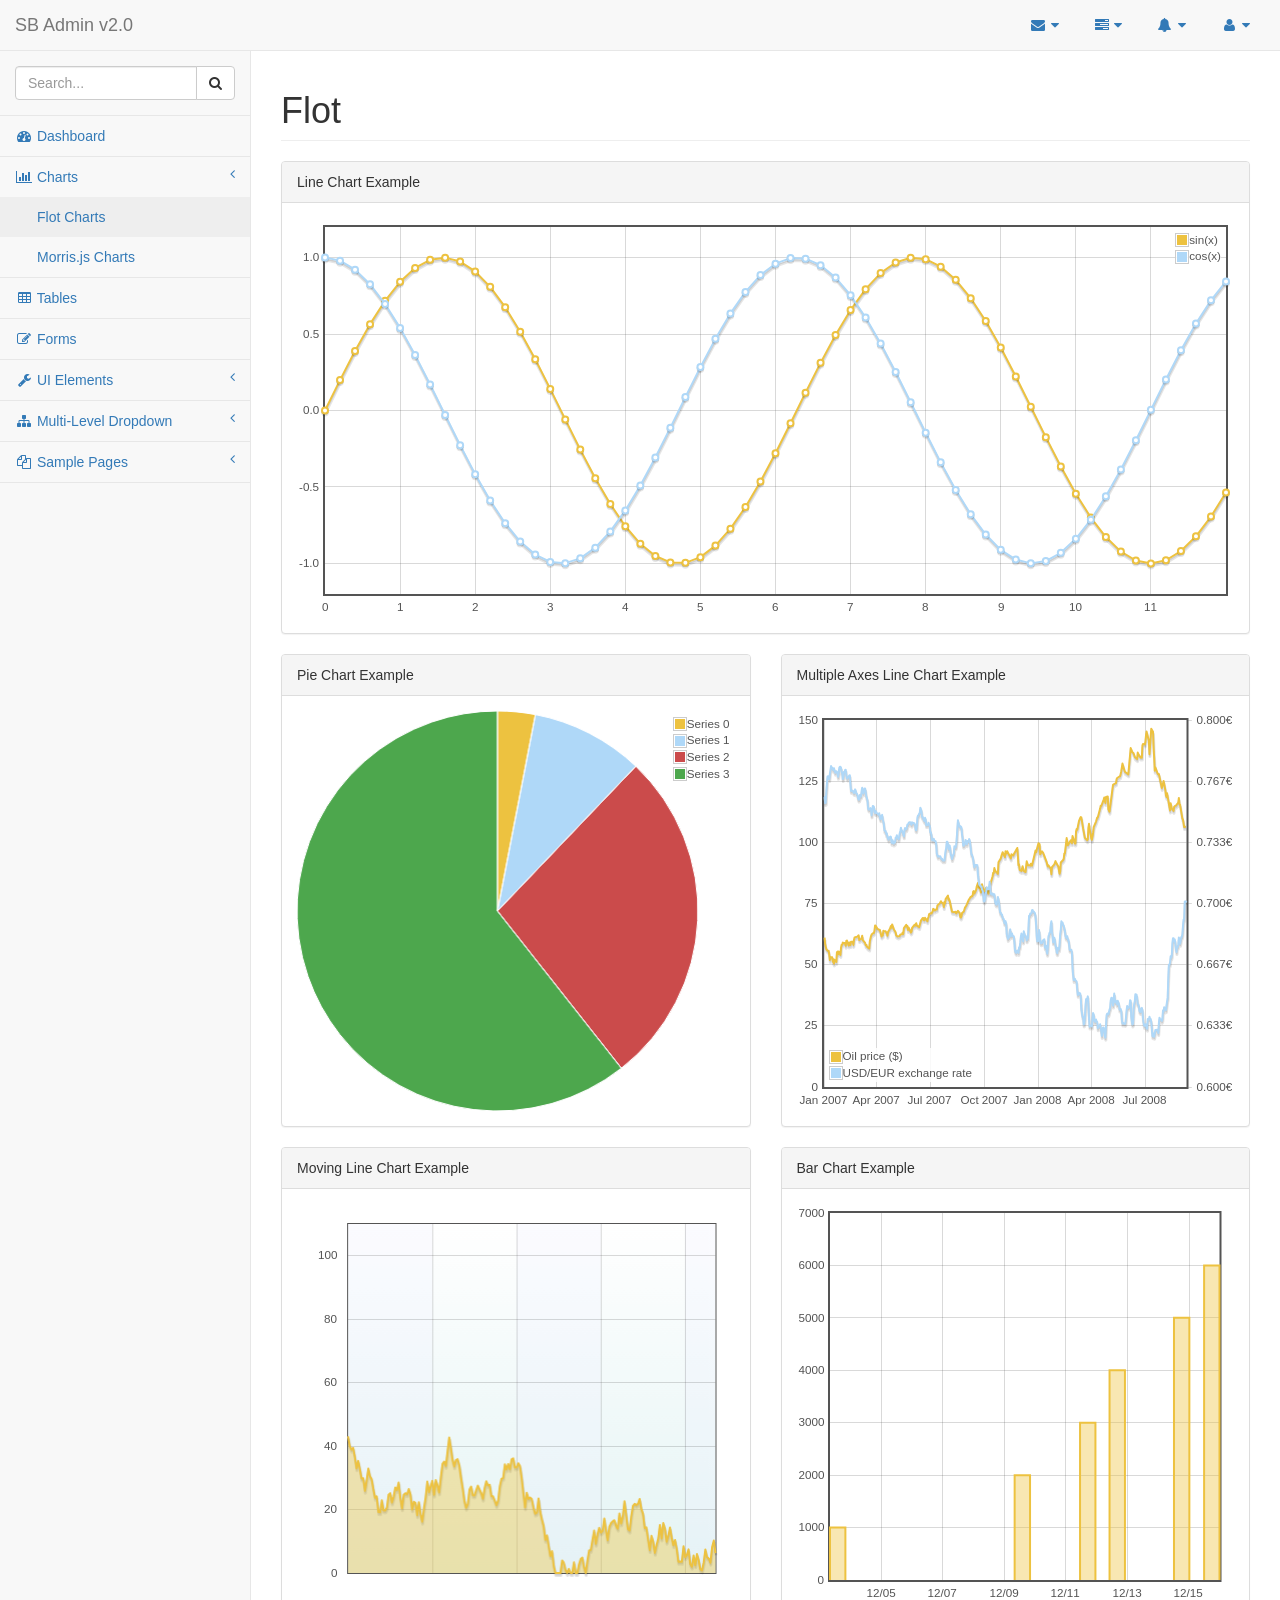
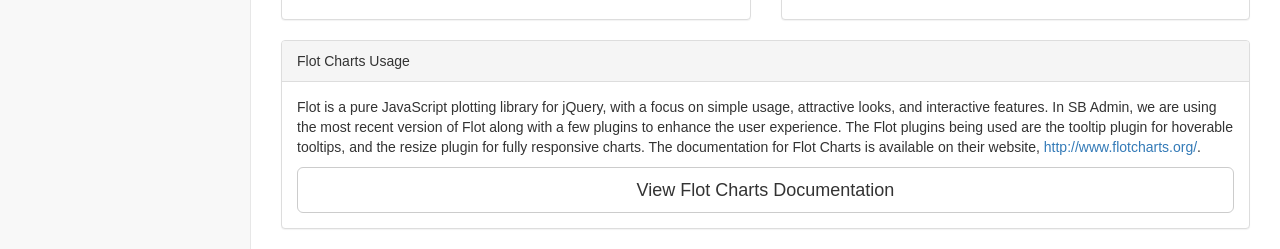
<file: src/main/webapp/admin/pages/flot.html>
<!DOCTYPE html>
<html lang="en">

<head>

    <meta charset="utf-8">
    <meta http-equiv="X-UA-Compatible" content="IE=edge">
    <meta name="viewport" content="width=device-width, initial-scale=1">
    <meta name="description" content="">
    <meta name="author" content="">

    <title>SB Admin 2 - Bootstrap Admin Theme</title>

    <!-- Bootstrap Core CSS -->
    <link href="../vendor/bootstrap/css/bootstrap.min.css" rel="stylesheet">

    <!-- MetisMenu CSS -->
    <link href="../vendor/metisMenu/metisMenu.min.css" rel="stylesheet">

    <!-- Custom CSS -->
    <link href="../dist/css/sb-admin-2.css" rel="stylesheet">

    <!-- Morris Charts CSS -->
    <link href="../vendor/morrisjs/morris.css" rel="stylesheet">

    <!-- Custom Fonts -->
    <link href="../vendor/font-awesome/css/font-awesome.min.css" rel="stylesheet" type="text/css">

    <!-- HTML5 Shim and Respond.js IE8 support of HTML5 elements and media queries -->
    <!-- WARNING: Respond.js doesn't work if you view the page via file:// -->
    <!--[if lt IE 9]>
        <script src="https://oss.maxcdn.com/libs/html5shiv/3.7.0/html5shiv.js"></script>
        <script src="https://oss.maxcdn.com/libs/respond.js/1.4.2/respond.min.js"></script>
    <![endif]-->

</head>

<body>

    <div id="wrapper">

        <!-- Navigation -->
        <nav class="navbar navbar-default navbar-static-top" role="navigation" style="margin-bottom: 0">
            <div class="navbar-header">
                <button type="button" class="navbar-toggle" data-toggle="collapse" data-target=".navbar-collapse">
                    <span class="sr-only">Toggle navigation</span>
                    <span class="icon-bar"></span>
                    <span class="icon-bar"></span>
                    <span class="icon-bar"></span>
                </button>
                <a class="navbar-brand" href="index.html">SB Admin v2.0</a>
            </div>
            <!-- /.navbar-header -->

            <ul class="nav navbar-top-links navbar-right">
                <li class="dropdown">
                    <a class="dropdown-toggle" data-toggle="dropdown" href="#">
                        <i class="fa fa-envelope fa-fw"></i> <i class="fa fa-caret-down"></i>
                    </a>
                    <ul class="dropdown-menu dropdown-messages">
                        <li>
                            <a href="#">
                                <div>
                                    <strong>John Smith</strong>
                                    <span class="pull-right text-muted">
                                        <em>Yesterday</em>
                                    </span>
                                </div>
                                <div>Lorem ipsum dolor sit amet, consectetur adipiscing elit. Pellentesque eleifend...</div>
                            </a>
                        </li>
                        <li class="divider"></li>
                        <li>
                            <a href="#">
                                <div>
                                    <strong>John Smith</strong>
                                    <span class="pull-right text-muted">
                                        <em>Yesterday</em>
                                    </span>
                                </div>
                                <div>Lorem ipsum dolor sit amet, consectetur adipiscing elit. Pellentesque eleifend...</div>
                            </a>
                        </li>
                        <li class="divider"></li>
                        <li>
                            <a href="#">
                                <div>
                                    <strong>John Smith</strong>
                                    <span class="pull-right text-muted">
                                        <em>Yesterday</em>
                                    </span>
                                </div>
                                <div>Lorem ipsum dolor sit amet, consectetur adipiscing elit. Pellentesque eleifend...</div>
                            </a>
                        </li>
                        <li class="divider"></li>
                        <li>
                            <a class="text-center" href="#">
                                <strong>Read All Messages</strong>
                                <i class="fa fa-angle-right"></i>
                            </a>
                        </li>
                    </ul>
                    <!-- /.dropdown-messages -->
                </li>
                <!-- /.dropdown -->
                <li class="dropdown">
                    <a class="dropdown-toggle" data-toggle="dropdown" href="#">
                        <i class="fa fa-tasks fa-fw"></i> <i class="fa fa-caret-down"></i>
                    </a>
                    <ul class="dropdown-menu dropdown-tasks">
                        <li>
                            <a href="#">
                                <div>
                                    <p>
                                        <strong>Task 1</strong>
                                        <span class="pull-right text-muted">40% Complete</span>
                                    </p>
                                    <div class="progress progress-striped active">
                                        <div class="progress-bar progress-bar-success" role="progressbar" aria-valuenow="40" aria-valuemin="0" aria-valuemax="100" style="width: 40%">
                                            <span class="sr-only">40% Complete (success)</span>
                                        </div>
                                    </div>
                                </div>
                            </a>
                        </li>
                        <li class="divider"></li>
                        <li>
                            <a href="#">
                                <div>
                                    <p>
                                        <strong>Task 2</strong>
                                        <span class="pull-right text-muted">20% Complete</span>
                                    </p>
                                    <div class="progress progress-striped active">
                                        <div class="progress-bar progress-bar-info" role="progressbar" aria-valuenow="20" aria-valuemin="0" aria-valuemax="100" style="width: 20%">
                                            <span class="sr-only">20% Complete</span>
                                        </div>
                                    </div>
                                </div>
                            </a>
                        </li>
                        <li class="divider"></li>
                        <li>
                            <a href="#">
                                <div>
                                    <p>
                                        <strong>Task 3</strong>
                                        <span class="pull-right text-muted">60% Complete</span>
                                    </p>
                                    <div class="progress progress-striped active">
                                        <div class="progress-bar progress-bar-warning" role="progressbar" aria-valuenow="60" aria-valuemin="0" aria-valuemax="100" style="width: 60%">
                                            <span class="sr-only">60% Complete (warning)</span>
                                        </div>
                                    </div>
                                </div>
                            </a>
                        </li>
                        <li class="divider"></li>
                        <li>
                            <a href="#">
                                <div>
                                    <p>
                                        <strong>Task 4</strong>
                                        <span class="pull-right text-muted">80% Complete</span>
                                    </p>
                                    <div class="progress progress-striped active">
                                        <div class="progress-bar progress-bar-danger" role="progressbar" aria-valuenow="80" aria-valuemin="0" aria-valuemax="100" style="width: 80%">
                                            <span class="sr-only">80% Complete (danger)</span>
                                        </div>
                                    </div>
                                </div>
                            </a>
                        </li>
                        <li class="divider"></li>
                        <li>
                            <a class="text-center" href="#">
                                <strong>See All Tasks</strong>
                                <i class="fa fa-angle-right"></i>
                            </a>
                        </li>
                    </ul>
                    <!-- /.dropdown-tasks -->
                </li>
                <!-- /.dropdown -->
                <li class="dropdown">
                    <a class="dropdown-toggle" data-toggle="dropdown" href="#">
                        <i class="fa fa-bell fa-fw"></i> <i class="fa fa-caret-down"></i>
                    </a>
                    <ul class="dropdown-menu dropdown-alerts">
                        <li>
                            <a href="#">
                                <div>
                                    <i class="fa fa-comment fa-fw"></i> New Comment
                                    <span class="pull-right text-muted small">4 minutes ago</span>
                                </div>
                            </a>
                        </li>
                        <li class="divider"></li>
                        <li>
                            <a href="#">
                                <div>
                                    <i class="fa fa-twitter fa-fw"></i> 3 New Followers
                                    <span class="pull-right text-muted small">12 minutes ago</span>
                                </div>
                            </a>
                        </li>
                        <li class="divider"></li>
                        <li>
                            <a href="#">
                                <div>
                                    <i class="fa fa-envelope fa-fw"></i> Message Sent
                                    <span class="pull-right text-muted small">4 minutes ago</span>
                                </div>
                            </a>
                        </li>
                        <li class="divider"></li>
                        <li>
                            <a href="#">
                                <div>
                                    <i class="fa fa-tasks fa-fw"></i> New Task
                                    <span class="pull-right text-muted small">4 minutes ago</span>
                                </div>
                            </a>
                        </li>
                        <li class="divider"></li>
                        <li>
                            <a href="#">
                                <div>
                                    <i class="fa fa-upload fa-fw"></i> Server Rebooted
                                    <span class="pull-right text-muted small">4 minutes ago</span>
                                </div>
                            </a>
                        </li>
                        <li class="divider"></li>
                        <li>
                            <a class="text-center" href="#">
                                <strong>See All Alerts</strong>
                                <i class="fa fa-angle-right"></i>
                            </a>
                        </li>
                    </ul>
                    <!-- /.dropdown-alerts -->
                </li>
                <!-- /.dropdown -->
                <li class="dropdown">
                    <a class="dropdown-toggle" data-toggle="dropdown" href="#">
                        <i class="fa fa-user fa-fw"></i> <i class="fa fa-caret-down"></i>
                    </a>
                    <ul class="dropdown-menu dropdown-user">
                        <li><a href="#"><i class="fa fa-user fa-fw"></i> User Profile</a>
                        </li>
                        <li><a href="#"><i class="fa fa-gear fa-fw"></i> Settings</a>
                        </li>
                        <li class="divider"></li>
                        <li><a href="login.html"><i class="fa fa-sign-out fa-fw"></i> Logout</a>
                        </li>
                    </ul>
                    <!-- /.dropdown-user -->
                </li>
                <!-- /.dropdown -->
            </ul>
            <!-- /.navbar-top-links -->

            <div class="navbar-default sidebar" role="navigation">
                <div class="sidebar-nav navbar-collapse">
                    <ul class="nav" id="side-menu">
                        <li class="sidebar-search">
                            <div class="input-group custom-search-form">
                                <input type="text" class="form-control" placeholder="Search...">
                                <span class="input-group-btn">
                                <button class="btn btn-default" type="button">
                                    <i class="fa fa-search"></i>
                                </button>
                            </span>
                            </div>
                            <!-- /input-group -->
                        </li>
                        <li>
                            <a href="index.html"><i class="fa fa-dashboard fa-fw"></i> Dashboard</a>
                        </li>
                        <li>
                            <a href="#"><i class="fa fa-bar-chart-o fa-fw"></i> Charts<span class="fa arrow"></span></a>
                            <ul class="nav nav-second-level">
                                <li>
                                    <a href="flot.html">Flot Charts</a>
                                </li>
                                <li>
                                    <a href="morris.html">Morris.js Charts</a>
                                </li>
                            </ul>
                            <!-- /.nav-second-level -->
                        </li>
                        <li>
                            <a href="tables.html"><i class="fa fa-table fa-fw"></i> Tables</a>
                        </li>
                        <li>
                            <a href="forms.html"><i class="fa fa-edit fa-fw"></i> Forms</a>
                        </li>
                        <li>
                            <a href="#"><i class="fa fa-wrench fa-fw"></i> UI Elements<span class="fa arrow"></span></a>
                            <ul class="nav nav-second-level">
                                <li>
                                    <a href="panels-wells.html">Panels and Wells</a>
                                </li>
                                <li>
                                    <a href="buttons.html">Buttons</a>
                                </li>
                                <li>
                                    <a href="notifications.html">Notifications</a>
                                </li>
                                <li>
                                    <a href="typography.html">Typography</a>
                                </li>
                                <li>
                                    <a href="icons.html"> Icons</a>
                                </li>
                                <li>
                                    <a href="grid.html">Grid</a>
                                </li>
                            </ul>
                            <!-- /.nav-second-level -->
                        </li>
                        <li>
                            <a href="#"><i class="fa fa-sitemap fa-fw"></i> Multi-Level Dropdown<span class="fa arrow"></span></a>
                            <ul class="nav nav-second-level">
                                <li>
                                    <a href="#">Second Level Item</a>
                                </li>
                                <li>
                                    <a href="#">Second Level Item</a>
                                </li>
                                <li>
                                    <a href="#">Third Level <span class="fa arrow"></span></a>
                                    <ul class="nav nav-third-level">
                                        <li>
                                            <a href="#">Third Level Item</a>
                                        </li>
                                        <li>
                                            <a href="#">Third Level Item</a>
                                        </li>
                                        <li>
                                            <a href="#">Third Level Item</a>
                                        </li>
                                        <li>
                                            <a href="#">Third Level Item</a>
                                        </li>
                                    </ul>
                                    <!-- /.nav-third-level -->
                                </li>
                            </ul>
                            <!-- /.nav-second-level -->
                        </li>
                        <li>
                            <a href="#"><i class="fa fa-files-o fa-fw"></i> Sample Pages<span class="fa arrow"></span></a>
                            <ul class="nav nav-second-level">
                                <li>
                                    <a href="blank.html">Blank Page</a>
                                </li>
                                <li>
                                    <a href="login.html">Login Page</a>
                                </li>
                            </ul>
                            <!-- /.nav-second-level -->
                        </li>
                    </ul>
                </div>
                <!-- /.sidebar-collapse -->
            </div>
            <!-- /.navbar-static-side -->
        </nav>

        <div id="page-wrapper">
            <div class="row">
                <div class="col-lg-12">
                    <h1 class="page-header">Flot</h1>
                </div>
                <!-- /.col-lg-12 -->
            </div>
            <!-- /.row -->
            <div class="row">
                <div class="col-lg-12">
                    <div class="panel panel-default">
                        <div class="panel-heading">
                            Line Chart Example
                        </div>
                        <!-- /.panel-heading -->
                        <div class="panel-body">
                            <div class="flot-chart">
                                <div class="flot-chart-content" id="flot-line-chart"></div>
                            </div>
                        </div>
                        <!-- /.panel-body -->
                    </div>
                    <!-- /.panel -->
                </div>
                <!-- /.col-lg-12 -->
                <div class="col-lg-6">
                    <div class="panel panel-default">
                        <div class="panel-heading">
                            Pie Chart Example
                        </div>
                        <!-- /.panel-heading -->
                        <div class="panel-body">
                            <div class="flot-chart">
                                <div class="flot-chart-content" id="flot-pie-chart"></div>
                            </div>
                        </div>
                        <!-- /.panel-body -->
                    </div>
                    <!-- /.panel -->
                </div>
                <!-- /.col-lg-6 -->
                <div class="col-lg-6">
                    <div class="panel panel-default">
                        <div class="panel-heading">
                            Multiple Axes Line Chart Example
                        </div>
                        <!-- /.panel-heading -->
                        <div class="panel-body">
                            <div class="flot-chart">
                                <div class="flot-chart-content" id="flot-line-chart-multi"></div>
                            </div>
                        </div>
                        <!-- /.panel-body -->
                    </div>
                    <!-- /.panel -->
                </div>
                <!-- /.col-lg-6 -->
                <div class="col-lg-6">
                    <div class="panel panel-default">
                        <div class="panel-heading">
                            Moving Line Chart Example
                        </div>
                        <!-- /.panel-heading -->
                        <div class="panel-body">
                            <div class="flot-chart">
                                <div class="flot-chart-content" id="flot-line-chart-moving"></div>
                            </div>
                        </div>
                        <!-- /.panel-body -->
                    </div>
                    <!-- /.panel -->
                </div>
                <!-- /.col-lg-6 -->
                <div class="col-lg-6">
                    <div class="panel panel-default">
                        <div class="panel-heading">
                            Bar Chart Example
                        </div>
                        <!-- /.panel-heading -->
                        <div class="panel-body">
                            <div class="flot-chart">
                                <div class="flot-chart-content" id="flot-bar-chart"></div>
                            </div>
                        </div>
                        <!-- /.panel-body -->
                    </div>
                    <!-- /.panel -->
                </div>
                <!-- /.col-lg-6 -->
                <div class="col-lg-12">
                    <div class="panel panel-default">
                        <div class="panel-heading">
                            Flot Charts Usage
                        </div>
                        <!-- /.panel-heading -->
                        <div class="panel-body">
                            <p>Flot is a pure JavaScript plotting library for jQuery, with a focus on simple usage, attractive looks, and interactive features. In SB Admin, we are using the most recent version of Flot along with a few plugins to enhance the user experience. The Flot plugins being used are the tooltip plugin for hoverable tooltips, and the resize plugin for fully responsive charts. The documentation for Flot Charts is available on their website, <a target="_blank" href="http://www.flotcharts.org/">http://www.flotcharts.org/</a>.</p>
                            <a target="_blank" class="btn btn-default btn-lg btn-block" href="http://www.flotcharts.org/">View Flot Charts Documentation</a>
                        </div>
                        <!-- /.panel-body -->
                    </div>
                    <!-- /.panel -->
                </div>
                <!-- /.col-lg-6 -->
            </div>
            <!-- /.row -->
        </div>
        <!-- /#page-wrapper -->

    </div>
    <!-- /#wrapper -->

    <!-- jQuery -->
    <script src="../vendor/jquery/jquery.min.js"></script>

    <!-- Bootstrap Core JavaScript -->
    <script src="../vendor/bootstrap/js/bootstrap.min.js"></script>

    <!-- Metis Menu Plugin JavaScript -->
    <script src="../vendor/metisMenu/metisMenu.min.js"></script>

    <!-- Flot Charts JavaScript -->
    <script src="../vendor/flot/excanvas.min.js"></script>
    <script src="../vendor/flot/jquery.flot.js"></script>
    <script src="../vendor/flot/jquery.flot.pie.js"></script>
    <script src="../vendor/flot/jquery.flot.resize.js"></script>
    <script src="../vendor/flot/jquery.flot.time.js"></script>
    <script src="../vendor/flot-tooltip/jquery.flot.tooltip.min.js"></script>
    <script src="../data/flot-data.js"></script>

    <!-- Custom Theme JavaScript -->
    <script src="../dist/js/sb-admin-2.js"></script>

</body>

</html>
</file>
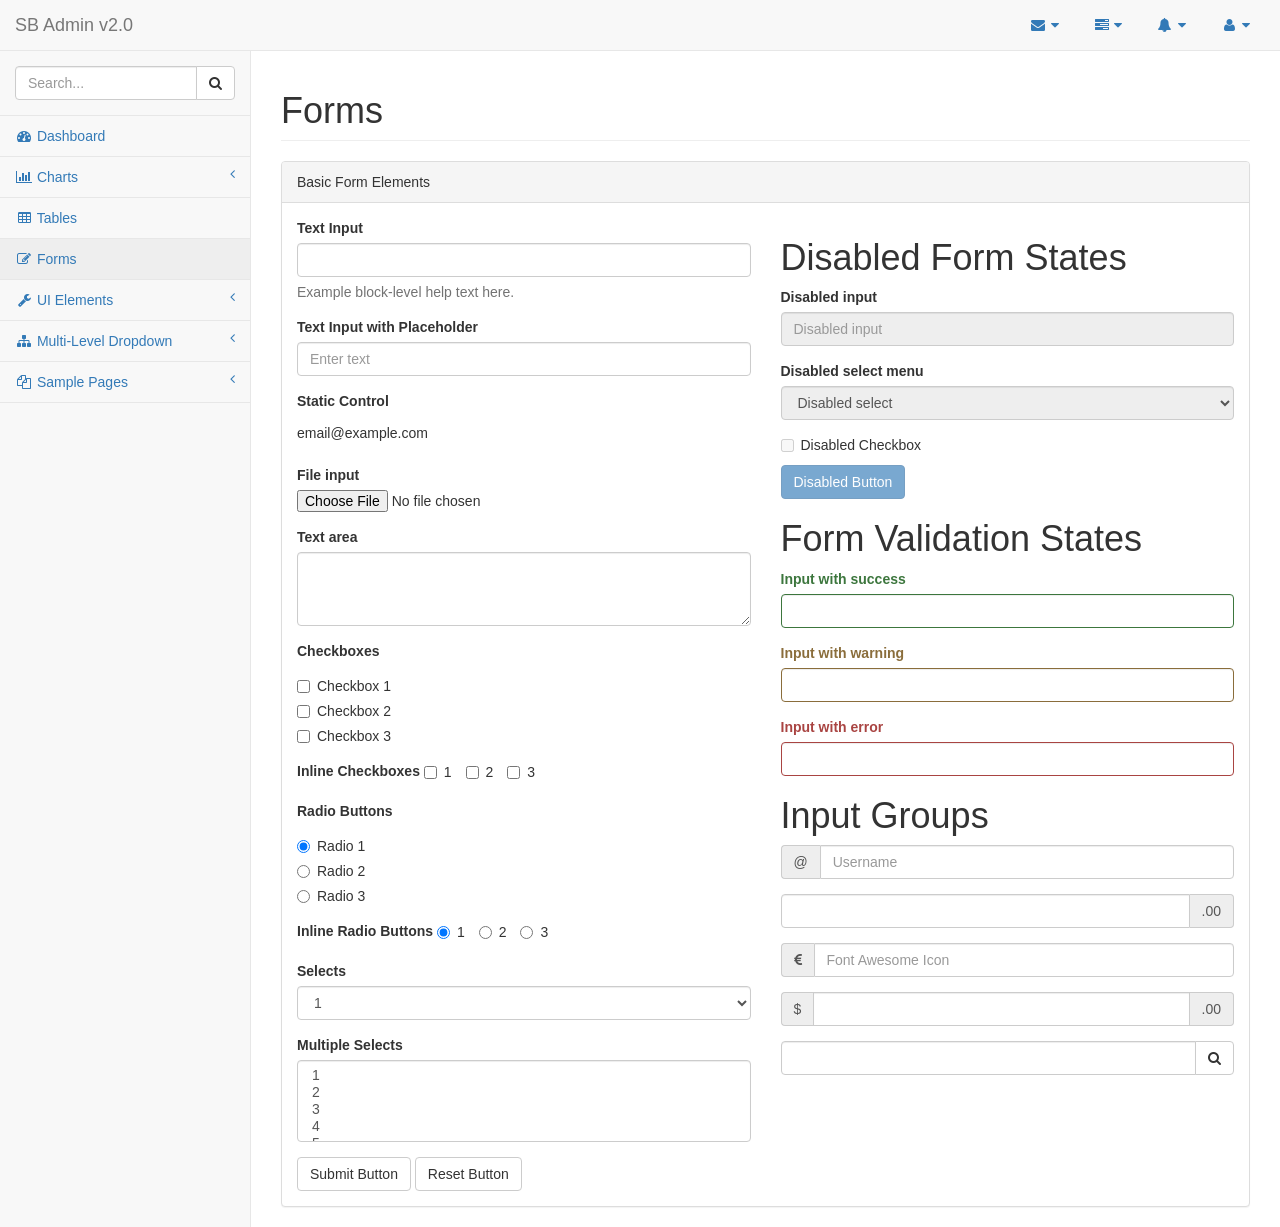
<file: src/main/webapp/admin/pages/forms.html>
<!DOCTYPE html>
<html lang="en">

<head>

    <meta charset="utf-8">
    <meta http-equiv="X-UA-Compatible" content="IE=edge">
    <meta name="viewport" content="width=device-width, initial-scale=1">
    <meta name="description" content="">
    <meta name="author" content="">

    <title>SB Admin 2 - Bootstrap Admin Theme</title>

    <!-- Bootstrap Core CSS -->
    <link href="../vendor/bootstrap/css/bootstrap.min.css" rel="stylesheet">

    <!-- MetisMenu CSS -->
    <link href="../vendor/metisMenu/metisMenu.min.css" rel="stylesheet">

    <!-- Custom CSS -->
    <link href="../dist/css/sb-admin-2.css" rel="stylesheet">

    <!-- Custom Fonts -->
    <link href="../vendor/font-awesome/css/font-awesome.min.css" rel="stylesheet" type="text/css">

    <!-- HTML5 Shim and Respond.js IE8 support of HTML5 elements and media queries -->
    <!-- WARNING: Respond.js doesn't work if you view the page via file:// -->
    <!--[if lt IE 9]>
        <script src="https://oss.maxcdn.com/libs/html5shiv/3.7.0/html5shiv.js"></script>
        <script src="https://oss.maxcdn.com/libs/respond.js/1.4.2/respond.min.js"></script>
    <![endif]-->

</head>

<body>

    <div id="wrapper">

        <!-- Navigation -->
        <nav class="navbar navbar-default navbar-static-top" role="navigation" style="margin-bottom: 0">
            <div class="navbar-header">
                <button type="button" class="navbar-toggle" data-toggle="collapse" data-target=".navbar-collapse">
                    <span class="sr-only">Toggle navigation</span>
                    <span class="icon-bar"></span>
                    <span class="icon-bar"></span>
                    <span class="icon-bar"></span>
                </button>
                <a class="navbar-brand" href="index.html">SB Admin v2.0</a>
            </div>
            <!-- /.navbar-header -->

            <ul class="nav navbar-top-links navbar-right">
                <li class="dropdown">
                    <a class="dropdown-toggle" data-toggle="dropdown" href="#">
                        <i class="fa fa-envelope fa-fw"></i> <i class="fa fa-caret-down"></i>
                    </a>
                    <ul class="dropdown-menu dropdown-messages">
                        <li>
                            <a href="#">
                                <div>
                                    <strong>John Smith</strong>
                                    <span class="pull-right text-muted">
                                        <em>Yesterday</em>
                                    </span>
                                </div>
                                <div>Lorem ipsum dolor sit amet, consectetur adipiscing elit. Pellentesque eleifend...</div>
                            </a>
                        </li>
                        <li class="divider"></li>
                        <li>
                            <a href="#">
                                <div>
                                    <strong>John Smith</strong>
                                    <span class="pull-right text-muted">
                                        <em>Yesterday</em>
                                    </span>
                                </div>
                                <div>Lorem ipsum dolor sit amet, consectetur adipiscing elit. Pellentesque eleifend...</div>
                            </a>
                        </li>
                        <li class="divider"></li>
                        <li>
                            <a href="#">
                                <div>
                                    <strong>John Smith</strong>
                                    <span class="pull-right text-muted">
                                        <em>Yesterday</em>
                                    </span>
                                </div>
                                <div>Lorem ipsum dolor sit amet, consectetur adipiscing elit. Pellentesque eleifend...</div>
                            </a>
                        </li>
                        <li class="divider"></li>
                        <li>
                            <a class="text-center" href="#">
                                <strong>Read All Messages</strong>
                                <i class="fa fa-angle-right"></i>
                            </a>
                        </li>
                    </ul>
                    <!-- /.dropdown-messages -->
                </li>
                <!-- /.dropdown -->
                <li class="dropdown">
                    <a class="dropdown-toggle" data-toggle="dropdown" href="#">
                        <i class="fa fa-tasks fa-fw"></i> <i class="fa fa-caret-down"></i>
                    </a>
                    <ul class="dropdown-menu dropdown-tasks">
                        <li>
                            <a href="#">
                                <div>
                                    <p>
                                        <strong>Task 1</strong>
                                        <span class="pull-right text-muted">40% Complete</span>
                                    </p>
                                    <div class="progress progress-striped active">
                                        <div class="progress-bar progress-bar-success" role="progressbar" aria-valuenow="40" aria-valuemin="0" aria-valuemax="100" style="width: 40%">
                                            <span class="sr-only">40% Complete (success)</span>
                                        </div>
                                    </div>
                                </div>
                            </a>
                        </li>
                        <li class="divider"></li>
                        <li>
                            <a href="#">
                                <div>
                                    <p>
                                        <strong>Task 2</strong>
                                        <span class="pull-right text-muted">20% Complete</span>
                                    </p>
                                    <div class="progress progress-striped active">
                                        <div class="progress-bar progress-bar-info" role="progressbar" aria-valuenow="20" aria-valuemin="0" aria-valuemax="100" style="width: 20%">
                                            <span class="sr-only">20% Complete</span>
                                        </div>
                                    </div>
                                </div>
                            </a>
                        </li>
                        <li class="divider"></li>
                        <li>
                            <a href="#">
                                <div>
                                    <p>
                                        <strong>Task 3</strong>
                                        <span class="pull-right text-muted">60% Complete</span>
                                    </p>
                                    <div class="progress progress-striped active">
                                        <div class="progress-bar progress-bar-warning" role="progressbar" aria-valuenow="60" aria-valuemin="0" aria-valuemax="100" style="width: 60%">
                                            <span class="sr-only">60% Complete (warning)</span>
                                        </div>
                                    </div>
                                </div>
                            </a>
                        </li>
                        <li class="divider"></li>
                        <li>
                            <a href="#">
                                <div>
                                    <p>
                                        <strong>Task 4</strong>
                                        <span class="pull-right text-muted">80% Complete</span>
                                    </p>
                                    <div class="progress progress-striped active">
                                        <div class="progress-bar progress-bar-danger" role="progressbar" aria-valuenow="80" aria-valuemin="0" aria-valuemax="100" style="width: 80%">
                                            <span class="sr-only">80% Complete (danger)</span>
                                        </div>
                                    </div>
                                </div>
                            </a>
                        </li>
                        <li class="divider"></li>
                        <li>
                            <a class="text-center" href="#">
                                <strong>See All Tasks</strong>
                                <i class="fa fa-angle-right"></i>
                            </a>
                        </li>
                    </ul>
                    <!-- /.dropdown-tasks -->
                </li>
                <!-- /.dropdown -->
                <li class="dropdown">
                    <a class="dropdown-toggle" data-toggle="dropdown" href="#">
                        <i class="fa fa-bell fa-fw"></i> <i class="fa fa-caret-down"></i>
                    </a>
                    <ul class="dropdown-menu dropdown-alerts">
                        <li>
                            <a href="#">
                                <div>
                                    <i class="fa fa-comment fa-fw"></i> New Comment
                                    <span class="pull-right text-muted small">4 minutes ago</span>
                                </div>
                            </a>
                        </li>
                        <li class="divider"></li>
                        <li>
                            <a href="#">
                                <div>
                                    <i class="fa fa-twitter fa-fw"></i> 3 New Followers
                                    <span class="pull-right text-muted small">12 minutes ago</span>
                                </div>
                            </a>
                        </li>
                        <li class="divider"></li>
                        <li>
                            <a href="#">
                                <div>
                                    <i class="fa fa-envelope fa-fw"></i> Message Sent
                                    <span class="pull-right text-muted small">4 minutes ago</span>
                                </div>
                            </a>
                        </li>
                        <li class="divider"></li>
                        <li>
                            <a href="#">
                                <div>
                                    <i class="fa fa-tasks fa-fw"></i> New Task
                                    <span class="pull-right text-muted small">4 minutes ago</span>
                                </div>
                            </a>
                        </li>
                        <li class="divider"></li>
                        <li>
                            <a href="#">
                                <div>
                                    <i class="fa fa-upload fa-fw"></i> Server Rebooted
                                    <span class="pull-right text-muted small">4 minutes ago</span>
                                </div>
                            </a>
                        </li>
                        <li class="divider"></li>
                        <li>
                            <a class="text-center" href="#">
                                <strong>See All Alerts</strong>
                                <i class="fa fa-angle-right"></i>
                            </a>
                        </li>
                    </ul>
                    <!-- /.dropdown-alerts -->
                </li>
                <!-- /.dropdown -->
                <li class="dropdown">
                    <a class="dropdown-toggle" data-toggle="dropdown" href="#">
                        <i class="fa fa-user fa-fw"></i> <i class="fa fa-caret-down"></i>
                    </a>
                    <ul class="dropdown-menu dropdown-user">
                        <li><a href="#"><i class="fa fa-user fa-fw"></i> User Profile</a>
                        </li>
                        <li><a href="#"><i class="fa fa-gear fa-fw"></i> Settings</a>
                        </li>
                        <li class="divider"></li>
                        <li><a href="login.html"><i class="fa fa-sign-out fa-fw"></i> Logout</a>
                        </li>
                    </ul>
                    <!-- /.dropdown-user -->
                </li>
                <!-- /.dropdown -->
            </ul>
            <!-- /.navbar-top-links -->

            <div class="navbar-default sidebar" role="navigation">
                <div class="sidebar-nav navbar-collapse">
                    <ul class="nav" id="side-menu">
                        <li class="sidebar-search">
                            <div class="input-group custom-search-form">
                                <input type="text" class="form-control" placeholder="Search...">
                                <span class="input-group-btn">
                                <button class="btn btn-default" type="button">
                                    <i class="fa fa-search"></i>
                                </button>
                            </span>
                            </div>
                            <!-- /input-group -->
                        </li>
                        <li>
                            <a href="index.html"><i class="fa fa-dashboard fa-fw"></i> Dashboard</a>
                        </li>
                        <li>
                            <a href="#"><i class="fa fa-bar-chart-o fa-fw"></i> Charts<span class="fa arrow"></span></a>
                            <ul class="nav nav-second-level">
                                <li>
                                    <a href="flot.html">Flot Charts</a>
                                </li>
                                <li>
                                    <a href="morris.html">Morris.js Charts</a>
                                </li>
                            </ul>
                            <!-- /.nav-second-level -->
                        </li>
                        <li>
                            <a href="tables.html"><i class="fa fa-table fa-fw"></i> Tables</a>
                        </li>
                        <li>
                            <a href="forms.html"><i class="fa fa-edit fa-fw"></i> Forms</a>
                        </li>
                        <li>
                            <a href="#"><i class="fa fa-wrench fa-fw"></i> UI Elements<span class="fa arrow"></span></a>
                            <ul class="nav nav-second-level">
                                <li>
                                    <a href="panels-wells.html">Panels and Wells</a>
                                </li>
                                <li>
                                    <a href="buttons.html">Buttons</a>
                                </li>
                                <li>
                                    <a href="notifications.html">Notifications</a>
                                </li>
                                <li>
                                    <a href="typography.html">Typography</a>
                                </li>
                                <li>
                                    <a href="icons.html"> Icons</a>
                                </li>
                                <li>
                                    <a href="grid.html">Grid</a>
                                </li>
                            </ul>
                            <!-- /.nav-second-level -->
                        </li>
                        <li>
                            <a href="#"><i class="fa fa-sitemap fa-fw"></i> Multi-Level Dropdown<span class="fa arrow"></span></a>
                            <ul class="nav nav-second-level">
                                <li>
                                    <a href="#">Second Level Item</a>
                                </li>
                                <li>
                                    <a href="#">Second Level Item</a>
                                </li>
                                <li>
                                    <a href="#">Third Level <span class="fa arrow"></span></a>
                                    <ul class="nav nav-third-level">
                                        <li>
                                            <a href="#">Third Level Item</a>
                                        </li>
                                        <li>
                                            <a href="#">Third Level Item</a>
                                        </li>
                                        <li>
                                            <a href="#">Third Level Item</a>
                                        </li>
                                        <li>
                                            <a href="#">Third Level Item</a>
                                        </li>
                                    </ul>
                                    <!-- /.nav-third-level -->
                                </li>
                            </ul>
                            <!-- /.nav-second-level -->
                        </li>
                        <li>
                            <a href="#"><i class="fa fa-files-o fa-fw"></i> Sample Pages<span class="fa arrow"></span></a>
                            <ul class="nav nav-second-level">
                                <li>
                                    <a href="blank.html">Blank Page</a>
                                </li>
                                <li>
                                    <a href="login.html">Login Page</a>
                                </li>
                            </ul>
                            <!-- /.nav-second-level -->
                        </li>
                    </ul>
                </div>
                <!-- /.sidebar-collapse -->
            </div>
            <!-- /.navbar-static-side -->
        </nav>

        <div id="page-wrapper">
            <div class="row">
                <div class="col-lg-12">
                    <h1 class="page-header">Forms</h1>
                </div>
                <!-- /.col-lg-12 -->
            </div>
            <!-- /.row -->
            <div class="row">
                <div class="col-lg-12">
                    <div class="panel panel-default">
                        <div class="panel-heading">
                            Basic Form Elements
                        </div>
                        <div class="panel-body">
                            <div class="row">
                                <div class="col-lg-6">
                                    <form role="form">
                                        <div class="form-group">
                                            <label>Text Input</label>
                                            <input class="form-control">
                                            <p class="help-block">Example block-level help text here.</p>
                                        </div>
                                        <div class="form-group">
                                            <label>Text Input with Placeholder</label>
                                            <input class="form-control" placeholder="Enter text">
                                        </div>
                                        <div class="form-group">
                                            <label>Static Control</label>
                                            <p class="form-control-static">email@example.com</p>
                                        </div>
                                        <div class="form-group">
                                            <label>File input</label>
                                            <input type="file">
                                        </div>
                                        <div class="form-group">
                                            <label>Text area</label>
                                            <textarea class="form-control" rows="3"></textarea>
                                        </div>
                                        <div class="form-group">
                                            <label>Checkboxes</label>
                                            <div class="checkbox">
                                                <label>
                                                    <input type="checkbox" value="">Checkbox 1
                                                </label>
                                            </div>
                                            <div class="checkbox">
                                                <label>
                                                    <input type="checkbox" value="">Checkbox 2
                                                </label>
                                            </div>
                                            <div class="checkbox">
                                                <label>
                                                    <input type="checkbox" value="">Checkbox 3
                                                </label>
                                            </div>
                                        </div>
                                        <div class="form-group">
                                            <label>Inline Checkboxes</label>
                                            <label class="checkbox-inline">
                                                <input type="checkbox">1
                                            </label>
                                            <label class="checkbox-inline">
                                                <input type="checkbox">2
                                            </label>
                                            <label class="checkbox-inline">
                                                <input type="checkbox">3
                                            </label>
                                        </div>
                                        <div class="form-group">
                                            <label>Radio Buttons</label>
                                            <div class="radio">
                                                <label>
                                                    <input type="radio" name="optionsRadios" id="optionsRadios1" value="option1" checked>Radio 1
                                                </label>
                                            </div>
                                            <div class="radio">
                                                <label>
                                                    <input type="radio" name="optionsRadios" id="optionsRadios2" value="option2">Radio 2
                                                </label>
                                            </div>
                                            <div class="radio">
                                                <label>
                                                    <input type="radio" name="optionsRadios" id="optionsRadios3" value="option3">Radio 3
                                                </label>
                                            </div>
                                        </div>
                                        <div class="form-group">
                                            <label>Inline Radio Buttons</label>
                                            <label class="radio-inline">
                                                <input type="radio" name="optionsRadiosInline" id="optionsRadiosInline1" value="option1" checked>1
                                            </label>
                                            <label class="radio-inline">
                                                <input type="radio" name="optionsRadiosInline" id="optionsRadiosInline2" value="option2">2
                                            </label>
                                            <label class="radio-inline">
                                                <input type="radio" name="optionsRadiosInline" id="optionsRadiosInline3" value="option3">3
                                            </label>
                                        </div>
                                        <div class="form-group">
                                            <label>Selects</label>
                                            <select class="form-control">
                                                <option>1</option>
                                                <option>2</option>
                                                <option>3</option>
                                                <option>4</option>
                                                <option>5</option>
                                            </select>
                                        </div>
                                        <div class="form-group">
                                            <label>Multiple Selects</label>
                                            <select multiple class="form-control">
                                                <option>1</option>
                                                <option>2</option>
                                                <option>3</option>
                                                <option>4</option>
                                                <option>5</option>
                                            </select>
                                        </div>
                                        <button type="submit" class="btn btn-default">Submit Button</button>
                                        <button type="reset" class="btn btn-default">Reset Button</button>
                                    </form>
                                </div>
                                <!-- /.col-lg-6 (nested) -->
                                <div class="col-lg-6">
                                    <h1>Disabled Form States</h1>
                                    <form role="form">
                                        <fieldset disabled>
                                            <div class="form-group">
                                                <label for="disabledSelect">Disabled input</label>
                                                <input class="form-control" id="disabledInput" type="text" placeholder="Disabled input" disabled>
                                            </div>
                                            <div class="form-group">
                                                <label for="disabledSelect">Disabled select menu</label>
                                                <select id="disabledSelect" class="form-control">
                                                    <option>Disabled select</option>
                                                </select>
                                            </div>
                                            <div class="checkbox">
                                                <label>
                                                    <input type="checkbox">Disabled Checkbox
                                                </label>
                                            </div>
                                            <button type="submit" class="btn btn-primary">Disabled Button</button>
                                        </fieldset>
                                    </form>
                                    <h1>Form Validation States</h1>
                                    <form role="form">
                                        <div class="form-group has-success">
                                            <label class="control-label" for="inputSuccess">Input with success</label>
                                            <input type="text" class="form-control" id="inputSuccess">
                                        </div>
                                        <div class="form-group has-warning">
                                            <label class="control-label" for="inputWarning">Input with warning</label>
                                            <input type="text" class="form-control" id="inputWarning">
                                        </div>
                                        <div class="form-group has-error">
                                            <label class="control-label" for="inputError">Input with error</label>
                                            <input type="text" class="form-control" id="inputError">
                                        </div>
                                    </form>
                                    <h1>Input Groups</h1>
                                    <form role="form">
                                        <div class="form-group input-group">
                                            <span class="input-group-addon">@</span>
                                            <input type="text" class="form-control" placeholder="Username">
                                        </div>
                                        <div class="form-group input-group">
                                            <input type="text" class="form-control">
                                            <span class="input-group-addon">.00</span>
                                        </div>
                                        <div class="form-group input-group">
                                            <span class="input-group-addon"><i class="fa fa-eur"></i>
                                            </span>
                                            <input type="text" class="form-control" placeholder="Font Awesome Icon">
                                        </div>
                                        <div class="form-group input-group">
                                            <span class="input-group-addon">$</span>
                                            <input type="text" class="form-control">
                                            <span class="input-group-addon">.00</span>
                                        </div>
                                        <div class="form-group input-group">
                                            <input type="text" class="form-control">
                                            <span class="input-group-btn">
                                                <button class="btn btn-default" type="button"><i class="fa fa-search"></i>
                                                </button>
                                            </span>
                                        </div>
                                    </form>
                                </div>
                                <!-- /.col-lg-6 (nested) -->
                            </div>
                            <!-- /.row (nested) -->
                        </div>
                        <!-- /.panel-body -->
                    </div>
                    <!-- /.panel -->
                </div>
                <!-- /.col-lg-12 -->
            </div>
            <!-- /.row -->
        </div>
        <!-- /#page-wrapper -->

    </div>
    <!-- /#wrapper -->

    <!-- jQuery -->
    <script src="../vendor/jquery/jquery.min.js"></script>

    <!-- Bootstrap Core JavaScript -->
    <script src="../vendor/bootstrap/js/bootstrap.min.js"></script>

    <!-- Metis Menu Plugin JavaScript -->
    <script src="../vendor/metisMenu/metisMenu.min.js"></script>

    <!-- Custom Theme JavaScript -->
    <script src="../dist/js/sb-admin-2.js"></script>

</body>

</html>
</file>
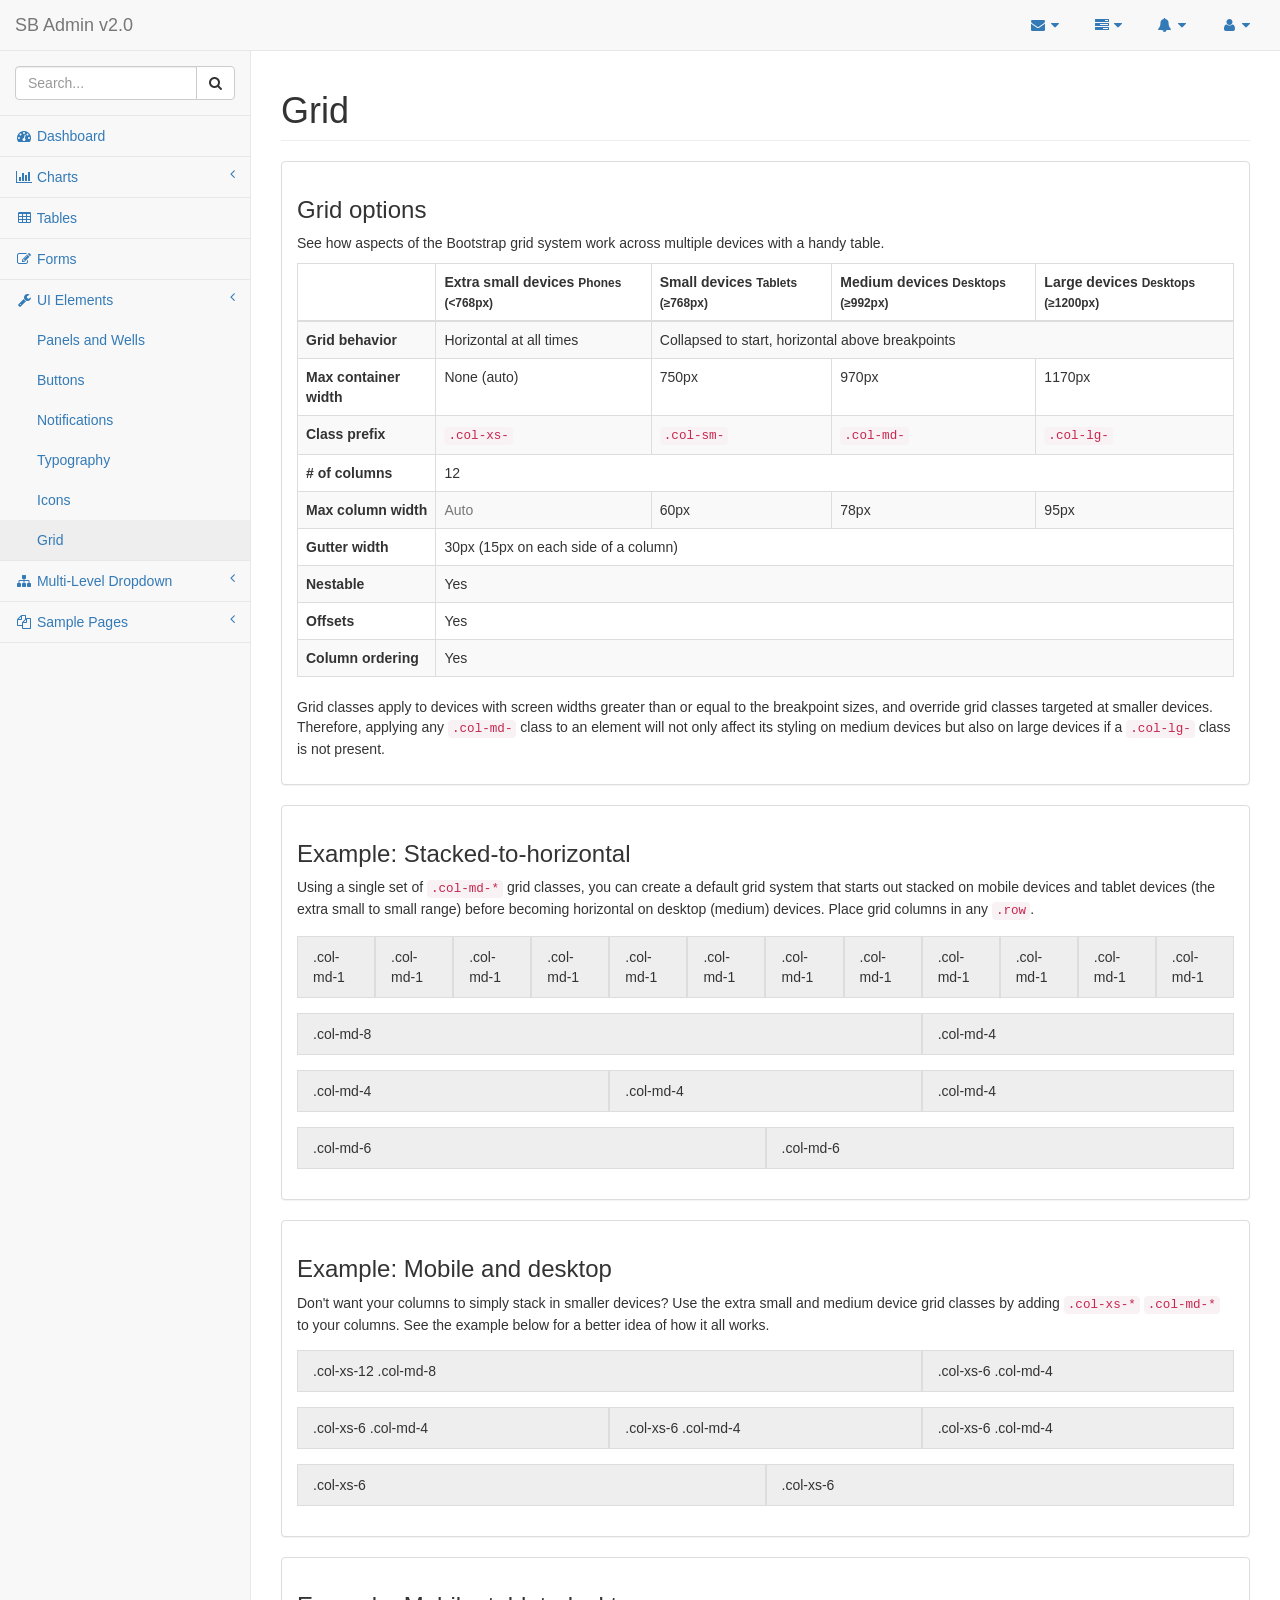
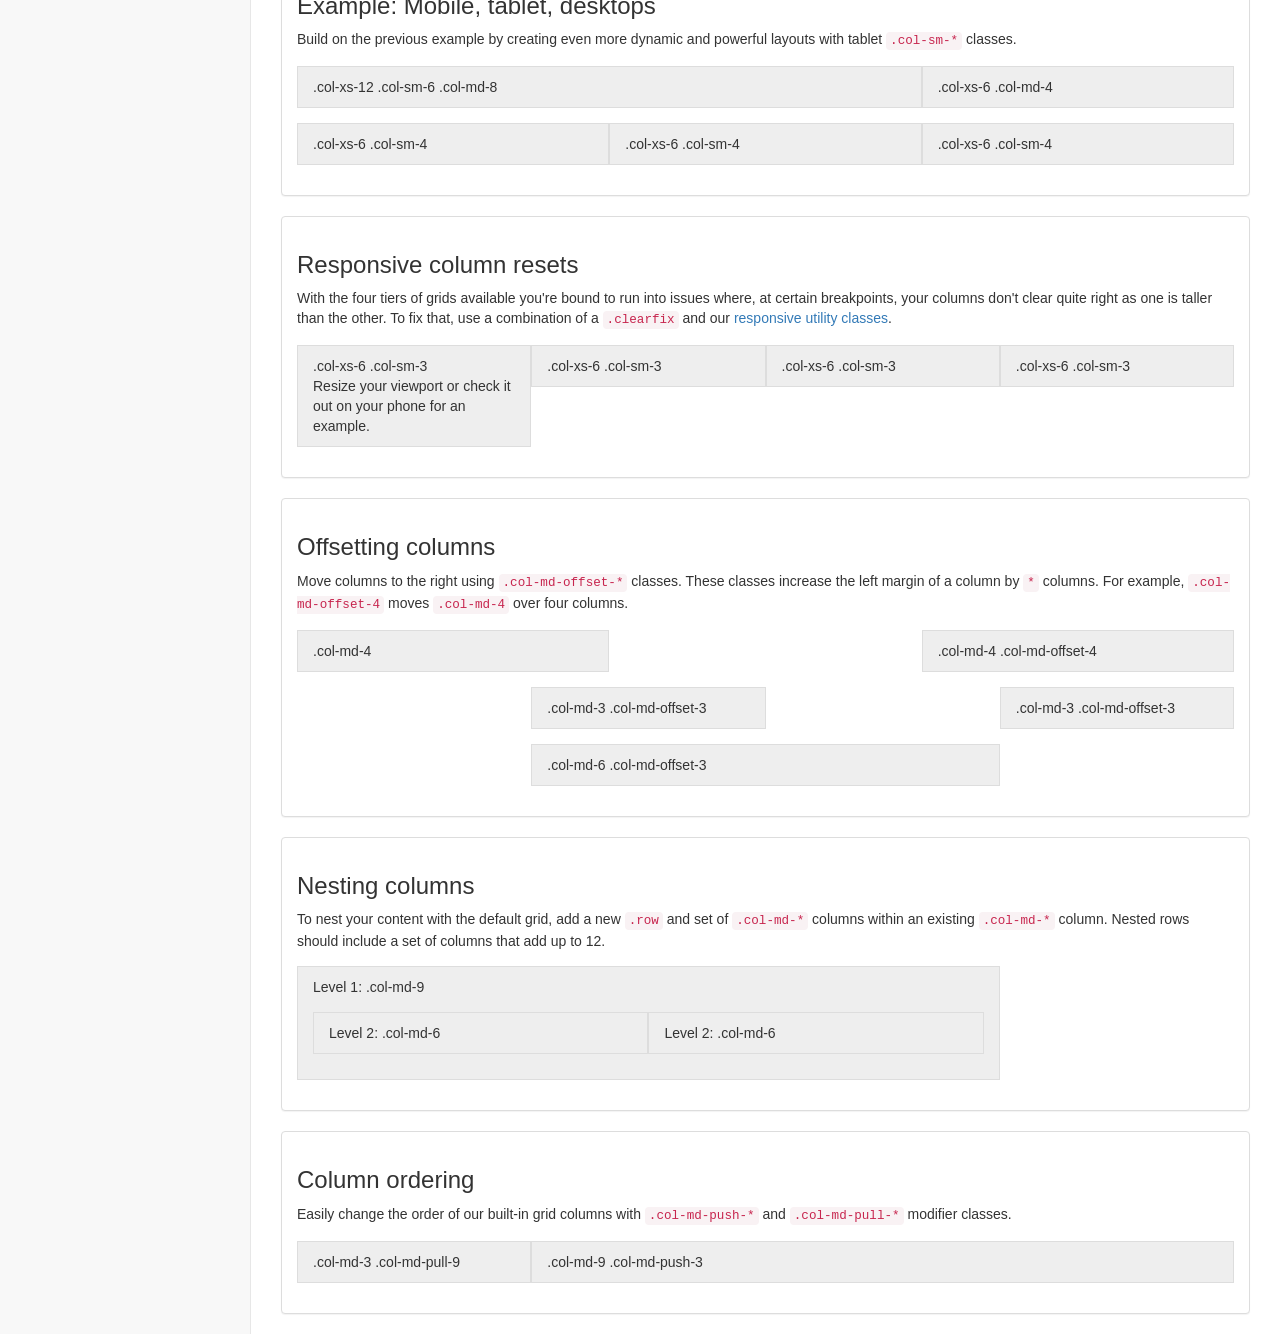
<file: src/main/webapp/admin/pages/grid.html>
<!DOCTYPE html>
<html lang="en">

<head>

    <meta charset="utf-8">
    <meta http-equiv="X-UA-Compatible" content="IE=edge">
    <meta name="viewport" content="width=device-width, initial-scale=1">
    <meta name="description" content="">
    <meta name="author" content="">

    <title>SB Admin 2 - Bootstrap Admin Theme</title>

    <!-- Bootstrap Core CSS -->
    <link href="../vendor/bootstrap/css/bootstrap.min.css" rel="stylesheet">

    <!-- MetisMenu CSS -->
    <link href="../vendor/metisMenu/metisMenu.min.css" rel="stylesheet">

    <!-- Custom CSS -->
    <link href="../dist/css/sb-admin-2.css" rel="stylesheet">

    <!-- Custom Fonts -->
    <link href="../vendor/font-awesome/css/font-awesome.min.css" rel="stylesheet" type="text/css">

    <!-- HTML5 Shim and Respond.js IE8 support of HTML5 elements and media queries -->
    <!-- WARNING: Respond.js doesn't work if you view the page via file:// -->
    <!--[if lt IE 9]>
        <script src="https://oss.maxcdn.com/libs/html5shiv/3.7.0/html5shiv.js"></script>
        <script src="https://oss.maxcdn.com/libs/respond.js/1.4.2/respond.min.js"></script>
    <![endif]-->

</head>

<body>

    <div id="wrapper">

        <!-- Navigation -->
        <nav class="navbar navbar-default navbar-static-top" role="navigation" style="margin-bottom: 0">
            <div class="navbar-header">
                <button type="button" class="navbar-toggle" data-toggle="collapse" data-target=".navbar-collapse">
                    <span class="sr-only">Toggle navigation</span>
                    <span class="icon-bar"></span>
                    <span class="icon-bar"></span>
                    <span class="icon-bar"></span>
                </button>
                <a class="navbar-brand" href="index.html">SB Admin v2.0</a>
            </div>
            <!-- /.navbar-header -->

            <ul class="nav navbar-top-links navbar-right">
                <li class="dropdown">
                    <a class="dropdown-toggle" data-toggle="dropdown" href="#">
                        <i class="fa fa-envelope fa-fw"></i> <i class="fa fa-caret-down"></i>
                    </a>
                    <ul class="dropdown-menu dropdown-messages">
                        <li>
                            <a href="#">
                                <div>
                                    <strong>John Smith</strong>
                                    <span class="pull-right text-muted">
                                        <em>Yesterday</em>
                                    </span>
                                </div>
                                <div>Lorem ipsum dolor sit amet, consectetur adipiscing elit. Pellentesque eleifend...</div>
                            </a>
                        </li>
                        <li class="divider"></li>
                        <li>
                            <a href="#">
                                <div>
                                    <strong>John Smith</strong>
                                    <span class="pull-right text-muted">
                                        <em>Yesterday</em>
                                    </span>
                                </div>
                                <div>Lorem ipsum dolor sit amet, consectetur adipiscing elit. Pellentesque eleifend...</div>
                            </a>
                        </li>
                        <li class="divider"></li>
                        <li>
                            <a href="#">
                                <div>
                                    <strong>John Smith</strong>
                                    <span class="pull-right text-muted">
                                        <em>Yesterday</em>
                                    </span>
                                </div>
                                <div>Lorem ipsum dolor sit amet, consectetur adipiscing elit. Pellentesque eleifend...</div>
                            </a>
                        </li>
                        <li class="divider"></li>
                        <li>
                            <a class="text-center" href="#">
                                <strong>Read All Messages</strong>
                                <i class="fa fa-angle-right"></i>
                            </a>
                        </li>
                    </ul>
                    <!-- /.dropdown-messages -->
                </li>
                <!-- /.dropdown -->
                <li class="dropdown">
                    <a class="dropdown-toggle" data-toggle="dropdown" href="#">
                        <i class="fa fa-tasks fa-fw"></i> <i class="fa fa-caret-down"></i>
                    </a>
                    <ul class="dropdown-menu dropdown-tasks">
                        <li>
                            <a href="#">
                                <div>
                                    <p>
                                        <strong>Task 1</strong>
                                        <span class="pull-right text-muted">40% Complete</span>
                                    </p>
                                    <div class="progress progress-striped active">
                                        <div class="progress-bar progress-bar-success" role="progressbar" aria-valuenow="40" aria-valuemin="0" aria-valuemax="100" style="width: 40%">
                                            <span class="sr-only">40% Complete (success)</span>
                                        </div>
                                    </div>
                                </div>
                            </a>
                        </li>
                        <li class="divider"></li>
                        <li>
                            <a href="#">
                                <div>
                                    <p>
                                        <strong>Task 2</strong>
                                        <span class="pull-right text-muted">20% Complete</span>
                                    </p>
                                    <div class="progress progress-striped active">
                                        <div class="progress-bar progress-bar-info" role="progressbar" aria-valuenow="20" aria-valuemin="0" aria-valuemax="100" style="width: 20%">
                                            <span class="sr-only">20% Complete</span>
                                        </div>
                                    </div>
                                </div>
                            </a>
                        </li>
                        <li class="divider"></li>
                        <li>
                            <a href="#">
                                <div>
                                    <p>
                                        <strong>Task 3</strong>
                                        <span class="pull-right text-muted">60% Complete</span>
                                    </p>
                                    <div class="progress progress-striped active">
                                        <div class="progress-bar progress-bar-warning" role="progressbar" aria-valuenow="60" aria-valuemin="0" aria-valuemax="100" style="width: 60%">
                                            <span class="sr-only">60% Complete (warning)</span>
                                        </div>
                                    </div>
                                </div>
                            </a>
                        </li>
                        <li class="divider"></li>
                        <li>
                            <a href="#">
                                <div>
                                    <p>
                                        <strong>Task 4</strong>
                                        <span class="pull-right text-muted">80% Complete</span>
                                    </p>
                                    <div class="progress progress-striped active">
                                        <div class="progress-bar progress-bar-danger" role="progressbar" aria-valuenow="80" aria-valuemin="0" aria-valuemax="100" style="width: 80%">
                                            <span class="sr-only">80% Complete (danger)</span>
                                        </div>
                                    </div>
                                </div>
                            </a>
                        </li>
                        <li class="divider"></li>
                        <li>
                            <a class="text-center" href="#">
                                <strong>See All Tasks</strong>
                                <i class="fa fa-angle-right"></i>
                            </a>
                        </li>
                    </ul>
                    <!-- /.dropdown-tasks -->
                </li>
                <!-- /.dropdown -->
                <li class="dropdown">
                    <a class="dropdown-toggle" data-toggle="dropdown" href="#">
                        <i class="fa fa-bell fa-fw"></i> <i class="fa fa-caret-down"></i>
                    </a>
                    <ul class="dropdown-menu dropdown-alerts">
                        <li>
                            <a href="#">
                                <div>
                                    <i class="fa fa-comment fa-fw"></i> New Comment
                                    <span class="pull-right text-muted small">4 minutes ago</span>
                                </div>
                            </a>
                        </li>
                        <li class="divider"></li>
                        <li>
                            <a href="#">
                                <div>
                                    <i class="fa fa-twitter fa-fw"></i> 3 New Followers
                                    <span class="pull-right text-muted small">12 minutes ago</span>
                                </div>
                            </a>
                        </li>
                        <li class="divider"></li>
                        <li>
                            <a href="#">
                                <div>
                                    <i class="fa fa-envelope fa-fw"></i> Message Sent
                                    <span class="pull-right text-muted small">4 minutes ago</span>
                                </div>
                            </a>
                        </li>
                        <li class="divider"></li>
                        <li>
                            <a href="#">
                                <div>
                                    <i class="fa fa-tasks fa-fw"></i> New Task
                                    <span class="pull-right text-muted small">4 minutes ago</span>
                                </div>
                            </a>
                        </li>
                        <li class="divider"></li>
                        <li>
                            <a href="#">
                                <div>
                                    <i class="fa fa-upload fa-fw"></i> Server Rebooted
                                    <span class="pull-right text-muted small">4 minutes ago</span>
                                </div>
                            </a>
                        </li>
                        <li class="divider"></li>
                        <li>
                            <a class="text-center" href="#">
                                <strong>See All Alerts</strong>
                                <i class="fa fa-angle-right"></i>
                            </a>
                        </li>
                    </ul>
                    <!-- /.dropdown-alerts -->
                </li>
                <!-- /.dropdown -->
                <li class="dropdown">
                    <a class="dropdown-toggle" data-toggle="dropdown" href="#">
                        <i class="fa fa-user fa-fw"></i> <i class="fa fa-caret-down"></i>
                    </a>
                    <ul class="dropdown-menu dropdown-user">
                        <li><a href="#"><i class="fa fa-user fa-fw"></i> User Profile</a>
                        </li>
                        <li><a href="#"><i class="fa fa-gear fa-fw"></i> Settings</a>
                        </li>
                        <li class="divider"></li>
                        <li><a href="login.html"><i class="fa fa-sign-out fa-fw"></i> Logout</a>
                        </li>
                    </ul>
                    <!-- /.dropdown-user -->
                </li>
                <!-- /.dropdown -->
            </ul>
            <!-- /.navbar-top-links -->

            <div class="navbar-default sidebar" role="navigation">
                <div class="sidebar-nav navbar-collapse">
                    <ul class="nav" id="side-menu">
                        <li class="sidebar-search">
                            <div class="input-group custom-search-form">
                                <input type="text" class="form-control" placeholder="Search...">
                                <span class="input-group-btn">
                                <button class="btn btn-default" type="button">
                                    <i class="fa fa-search"></i>
                                </button>
                            </span>
                            </div>
                            <!-- /input-group -->
                        </li>
                        <li>
                            <a href="index.html"><i class="fa fa-dashboard fa-fw"></i> Dashboard</a>
                        </li>
                        <li>
                            <a href="#"><i class="fa fa-bar-chart-o fa-fw"></i> Charts<span class="fa arrow"></span></a>
                            <ul class="nav nav-second-level">
                                <li>
                                    <a href="flot.html">Flot Charts</a>
                                </li>
                                <li>
                                    <a href="morris.html">Morris.js Charts</a>
                                </li>
                            </ul>
                            <!-- /.nav-second-level -->
                        </li>
                        <li>
                            <a href="tables.html"><i class="fa fa-table fa-fw"></i> Tables</a>
                        </li>
                        <li>
                            <a href="forms.html"><i class="fa fa-edit fa-fw"></i> Forms</a>
                        </li>
                        <li>
                            <a href="#"><i class="fa fa-wrench fa-fw"></i> UI Elements<span class="fa arrow"></span></a>
                            <ul class="nav nav-second-level">
                                <li>
                                    <a href="panels-wells.html">Panels and Wells</a>
                                </li>
                                <li>
                                    <a href="buttons.html">Buttons</a>
                                </li>
                                <li>
                                    <a href="notifications.html">Notifications</a>
                                </li>
                                <li>
                                    <a href="typography.html">Typography</a>
                                </li>
                                <li>
                                    <a href="icons.html"> Icons</a>
                                </li>
                                <li>
                                    <a href="grid.html">Grid</a>
                                </li>
                            </ul>
                            <!-- /.nav-second-level -->
                        </li>
                        <li>
                            <a href="#"><i class="fa fa-sitemap fa-fw"></i> Multi-Level Dropdown<span class="fa arrow"></span></a>
                            <ul class="nav nav-second-level">
                                <li>
                                    <a href="#">Second Level Item</a>
                                </li>
                                <li>
                                    <a href="#">Second Level Item</a>
                                </li>
                                <li>
                                    <a href="#">Third Level <span class="fa arrow"></span></a>
                                    <ul class="nav nav-third-level">
                                        <li>
                                            <a href="#">Third Level Item</a>
                                        </li>
                                        <li>
                                            <a href="#">Third Level Item</a>
                                        </li>
                                        <li>
                                            <a href="#">Third Level Item</a>
                                        </li>
                                        <li>
                                            <a href="#">Third Level Item</a>
                                        </li>
                                    </ul>
                                    <!-- /.nav-third-level -->
                                </li>
                            </ul>
                            <!-- /.nav-second-level -->
                        </li>
                        <li>
                            <a href="#"><i class="fa fa-files-o fa-fw"></i> Sample Pages<span class="fa arrow"></span></a>
                            <ul class="nav nav-second-level">
                                <li>
                                    <a href="blank.html">Blank Page</a>
                                </li>
                                <li>
                                    <a href="login.html">Login Page</a>
                                </li>
                            </ul>
                            <!-- /.nav-second-level -->
                        </li>
                    </ul>
                </div>
                <!-- /.sidebar-collapse -->
            </div>
            <!-- /.navbar-static-side -->
        </nav>

        <div id="page-wrapper">
            <div class="row">
                <div class="col-lg-12">
                    <h1 class="page-header">Grid</h1>
                </div>
                <!-- /.col-lg-12 -->
            </div>
            <!-- /.row -->
            <div class="row">
                <div class="col-lg-12">
                    <div class="panel panel-default">
                        <div class="panel-body">
                            <h3>Grid options</h3>
                            <p>See how aspects of the Bootstrap grid system work across multiple devices with a handy table.</p>
                            <div class="table-responsive">
                                <table class="table table-bordered table-striped">
                                    <thead>
                                        <tr>
                                            <th></th>
                                            <th>
                                                Extra small devices
                                                <small>Phones (&lt;768px)</small>
                                            </th>
                                            <th>
                                                Small devices
                                                <small>Tablets (&ge;768px)</small>
                                            </th>
                                            <th>
                                                Medium devices
                                                <small>Desktops (&ge;992px)</small>
                                            </th>
                                            <th>
                                                Large devices
                                                <small>Desktops (&ge;1200px)</small>
                                            </th>
                                        </tr>
                                    </thead>
                                    <tbody>
                                        <tr>
                                            <th>Grid behavior</th>
                                            <td>Horizontal at all times</td>
                                            <td colspan="3">Collapsed to start, horizontal above breakpoints</td>
                                        </tr>
                                        <tr>
                                            <th>Max container width</th>
                                            <td>None (auto)</td>
                                            <td>750px</td>
                                            <td>970px</td>
                                            <td>1170px</td>
                                        </tr>
                                        <tr>
                                            <th>Class prefix</th>
                                            <td>
                                                <code>.col-xs-</code>
                                            </td>
                                            <td>
                                                <code>.col-sm-</code>
                                            </td>
                                            <td>
                                                <code>.col-md-</code>
                                            </td>
                                            <td>
                                                <code>.col-lg-</code>
                                            </td>
                                        </tr>
                                        <tr>
                                            <th># of columns</th>
                                            <td colspan="4">12</td>
                                        </tr>
                                        <tr>
                                            <th>Max column width</th>
                                            <td class="text-muted">Auto</td>
                                            <td>60px</td>
                                            <td>78px</td>
                                            <td>95px</td>
                                        </tr>
                                        <tr>
                                            <th>Gutter width</th>
                                            <td colspan="4">30px (15px on each side of a column)</td>
                                        </tr>
                                        <tr>
                                            <th>Nestable</th>
                                            <td colspan="4">Yes</td>
                                        </tr>
                                        <tr>
                                            <th>Offsets</th>
                                            <td colspan="4">Yes</td>
                                        </tr>
                                        <tr>
                                            <th>Column ordering</th>
                                            <td colspan="4">Yes</td>
                                        </tr>
                                    </tbody>
                                </table>
                            </div>
                            <p>Grid classes apply to devices with screen widths greater than or equal to the breakpoint sizes, and override grid classes targeted at smaller devices. Therefore, applying any
                                <code>.col-md-</code> class to an element will not only affect its styling on medium devices but also on large devices if a
                                <code>.col-lg-</code> class is not present.</p>
                        </div>
                    </div>
                </div>
                <!-- /.col-lg-12 -->
            </div>
            <!-- /.row -->

            <div class="row">
                <div class="col-lg-12">
                    <div class="panel panel-default">
                        <div class="panel-body">
                            <h3>Example: Stacked-to-horizontal</h3>
                            <p>Using a single set of
                                <code>.col-md-*</code> grid classes, you can create a default grid system that starts out stacked on mobile devices and tablet devices (the extra small to small range) before becoming horizontal on desktop (medium) devices. Place grid columns in any
                                <code>.row</code>.</p>
                            <div class="row show-grid">
                                <div class="col-md-1">.col-md-1</div>
                                <div class="col-md-1">.col-md-1</div>
                                <div class="col-md-1">.col-md-1</div>
                                <div class="col-md-1">.col-md-1</div>
                                <div class="col-md-1">.col-md-1</div>
                                <div class="col-md-1">.col-md-1</div>
                                <div class="col-md-1">.col-md-1</div>
                                <div class="col-md-1">.col-md-1</div>
                                <div class="col-md-1">.col-md-1</div>
                                <div class="col-md-1">.col-md-1</div>
                                <div class="col-md-1">.col-md-1</div>
                                <div class="col-md-1">.col-md-1</div>
                            </div>
                            <div class="row show-grid">
                                <div class="col-md-8">.col-md-8</div>
                                <div class="col-md-4">.col-md-4</div>
                            </div>
                            <div class="row show-grid">
                                <div class="col-md-4">.col-md-4</div>
                                <div class="col-md-4">.col-md-4</div>
                                <div class="col-md-4">.col-md-4</div>
                            </div>
                            <div class="row show-grid">
                                <div class="col-md-6">.col-md-6</div>
                                <div class="col-md-6">.col-md-6</div>
                            </div>
                        </div>
                    </div>
                </div>
                <!-- /.col-lg-12 -->
            </div>
            <!-- /.row -->

            <div class="row">
                <div class="col-lg-12">
                    <div class="panel panel-default">
                        <div class="panel-body">
                            <h3>Example: Mobile and desktop</h3>
                            <p>Don't want your columns to simply stack in smaller devices? Use the extra small and medium device grid classes by adding
                                <code>.col-xs-*</code>
                                <code>.col-md-*</code> to your columns. See the example below for a better idea of how it all works.</p>
                            <div class="row show-grid">
                                <div class="col-xs-12 col-md-8">.col-xs-12 .col-md-8</div>
                                <div class="col-xs-6 col-md-4">.col-xs-6 .col-md-4</div>
                            </div>
                            <div class="row show-grid">
                                <div class="col-xs-6 col-md-4">.col-xs-6 .col-md-4</div>
                                <div class="col-xs-6 col-md-4">.col-xs-6 .col-md-4</div>
                                <div class="col-xs-6 col-md-4">.col-xs-6 .col-md-4</div>
                            </div>
                            <div class="row show-grid">
                                <div class="col-xs-6">.col-xs-6</div>
                                <div class="col-xs-6">.col-xs-6</div>
                            </div>
                        </div>
                    </div>
                </div>
                <!-- /.col-lg-12 -->
            </div>
            <!-- /.row -->

            <div class="row">
                <div class="col-lg-12">
                    <div class="panel panel-default">
                        <div class="panel-body">
                            <h3>Example: Mobile, tablet, desktops</h3>
                            <p>Build on the previous example by creating even more dynamic and powerful layouts with tablet
                                <code>.col-sm-*</code> classes.</p>
                            <div class="row show-grid">
                                <div class="col-xs-12 col-sm-6 col-md-8">.col-xs-12 .col-sm-6 .col-md-8</div>
                                <div class="col-xs-6 col-md-4">.col-xs-6 .col-md-4</div>
                            </div>
                            <div class="row show-grid">
                                <div class="col-xs-6 col-sm-4">.col-xs-6 .col-sm-4</div>
                                <div class="col-xs-6 col-sm-4">.col-xs-6 .col-sm-4</div>
                                <!-- Optional: clear the XS cols if their content doesn't match in height -->
                                <div class="clearfix visible-xs"></div>
                                <div class="col-xs-6 col-sm-4">.col-xs-6 .col-sm-4</div>
                            </div>
                        </div>
                    </div>
                </div>
                <!-- /.col-lg-12 -->
            </div>
            <!-- /.row -->

            <div class="row">
                <div class="col-lg-12">
                    <div class="panel panel-default">
                        <div class="panel-body">
                            <h3 id="grid-responsive-resets">Responsive column resets</h3>
                            <p>With the four tiers of grids available you're bound to run into issues where, at certain breakpoints, your columns don't clear quite right as one is taller than the other. To fix that, use a combination of a
                                <code>.clearfix</code> and our <a href="#responsive-utilities">responsive utility classes</a>.</p>
                            <div class="row show-grid">
                                <div class="col-xs-6 col-sm-3">
                                    .col-xs-6 .col-sm-3
                                    <br>Resize your viewport or check it out on your phone for an example.
                                </div>
                                <div class="col-xs-6 col-sm-3">.col-xs-6 .col-sm-3</div>

                                <!-- Add the extra clearfix for only the required viewport -->
                                <div class="clearfix visible-xs"></div>

                                <div class="col-xs-6 col-sm-3">.col-xs-6 .col-sm-3</div>
                                <div class="col-xs-6 col-sm-3">.col-xs-6 .col-sm-3</div>
                            </div>
                        </div>
                    </div>
                </div>
                <!-- /.col-lg-12 -->
            </div>
            <!-- /.row -->

            <div class="row">
                <div class="col-lg-12">
                    <div class="panel panel-default">
                        <div class="panel-body">
                            <h3 id="grid-offsetting">Offsetting columns</h3>
                            <p>Move columns to the right using
                                <code>.col-md-offset-*</code> classes. These classes increase the left margin of a column by
                                <code>*</code> columns. For example,
                                <code>.col-md-offset-4</code> moves
                                <code>.col-md-4</code> over four columns.</p>
                            <div class="row show-grid">
                                <div class="col-md-4">.col-md-4</div>
                                <div class="col-md-4 col-md-offset-4">.col-md-4 .col-md-offset-4</div>
                            </div>
                            <div class="row show-grid">
                                <div class="col-md-3 col-md-offset-3">.col-md-3 .col-md-offset-3</div>
                                <div class="col-md-3 col-md-offset-3">.col-md-3 .col-md-offset-3</div>
                            </div>
                            <div class="row show-grid">
                                <div class="col-md-6 col-md-offset-3">.col-md-6 .col-md-offset-3</div>
                            </div>
                        </div>
                    </div>
                </div>
                <!-- /.col-lg-12 -->
            </div>
            <!-- /.row -->

            <div class="row">
                <div class="col-lg-12">
                    <div class="panel panel-default">
                        <div class="panel-body">
                            <h3 id="grid-nesting">Nesting columns</h3>
                            <p>To nest your content with the default grid, add a new
                                <code>.row</code> and set of
                                <code>.col-md-*</code> columns within an existing
                                <code>.col-md-*</code> column. Nested rows should include a set of columns that add up to 12.</p>
                            <div class="row show-grid">
                                <div class="col-md-9">
                                    Level 1: .col-md-9
                                    <div class="row show-grid">
                                        <div class="col-md-6">
                                            Level 2: .col-md-6
                                        </div>
                                        <div class="col-md-6">
                                            Level 2: .col-md-6
                                        </div>
                                    </div>
                                </div>
                            </div>
                        </div>
                    </div>
                </div>
                <!-- /.col-lg-12 -->
            </div>
            <!-- /.row -->

            <div class="row">
                <div class="col-lg-12">
                    <div class="panel panel-default">
                        <div class="panel-body">
                            <h3 id="grid-column-ordering">Column ordering</h3>
                            <p>Easily change the order of our built-in grid columns with
                                <code>.col-md-push-*</code> and
                                <code>.col-md-pull-*</code> modifier classes.</p>
                            <div class="row show-grid">
                                <div class="col-md-9 col-md-push-3">.col-md-9 .col-md-push-3</div>
                                <div class="col-md-3 col-md-pull-9">.col-md-3 .col-md-pull-9</div>
                            </div>
                        </div>
                    </div>
                </div>
                <!-- /.col-lg-12 -->
            </div>
            <!-- /.row -->

        </div>
        <!-- /#page-wrapper -->

    </div>
    <!-- /#wrapper -->

    <!-- jQuery -->
    <script src="../vendor/jquery/jquery.min.js"></script>

    <!-- Bootstrap Core JavaScript -->
    <script src="../vendor/bootstrap/js/bootstrap.min.js"></script>

    <!-- Metis Menu Plugin JavaScript -->
    <script src="../vendor/metisMenu/metisMenu.min.js"></script>

    <!-- Custom Theme JavaScript -->
    <script src="../dist/js/sb-admin-2.js"></script>

</body>

</html>
</file>
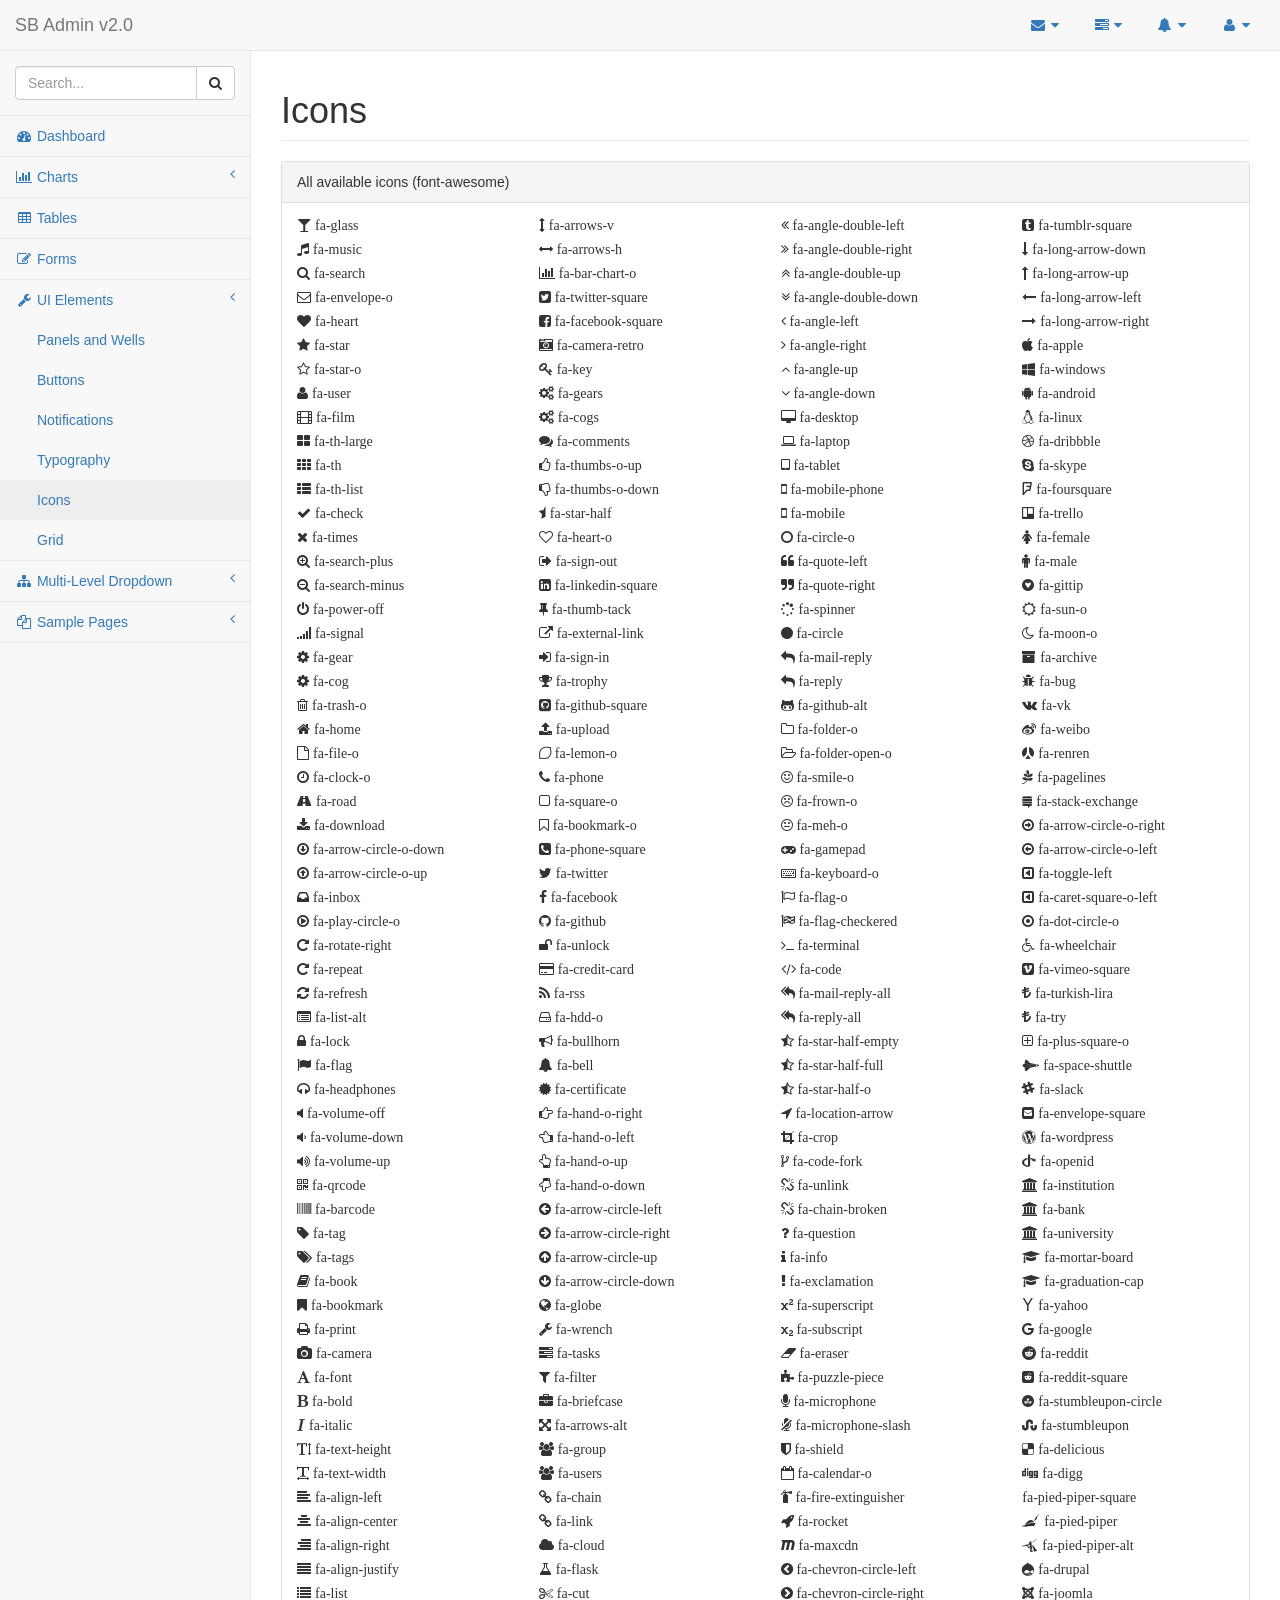
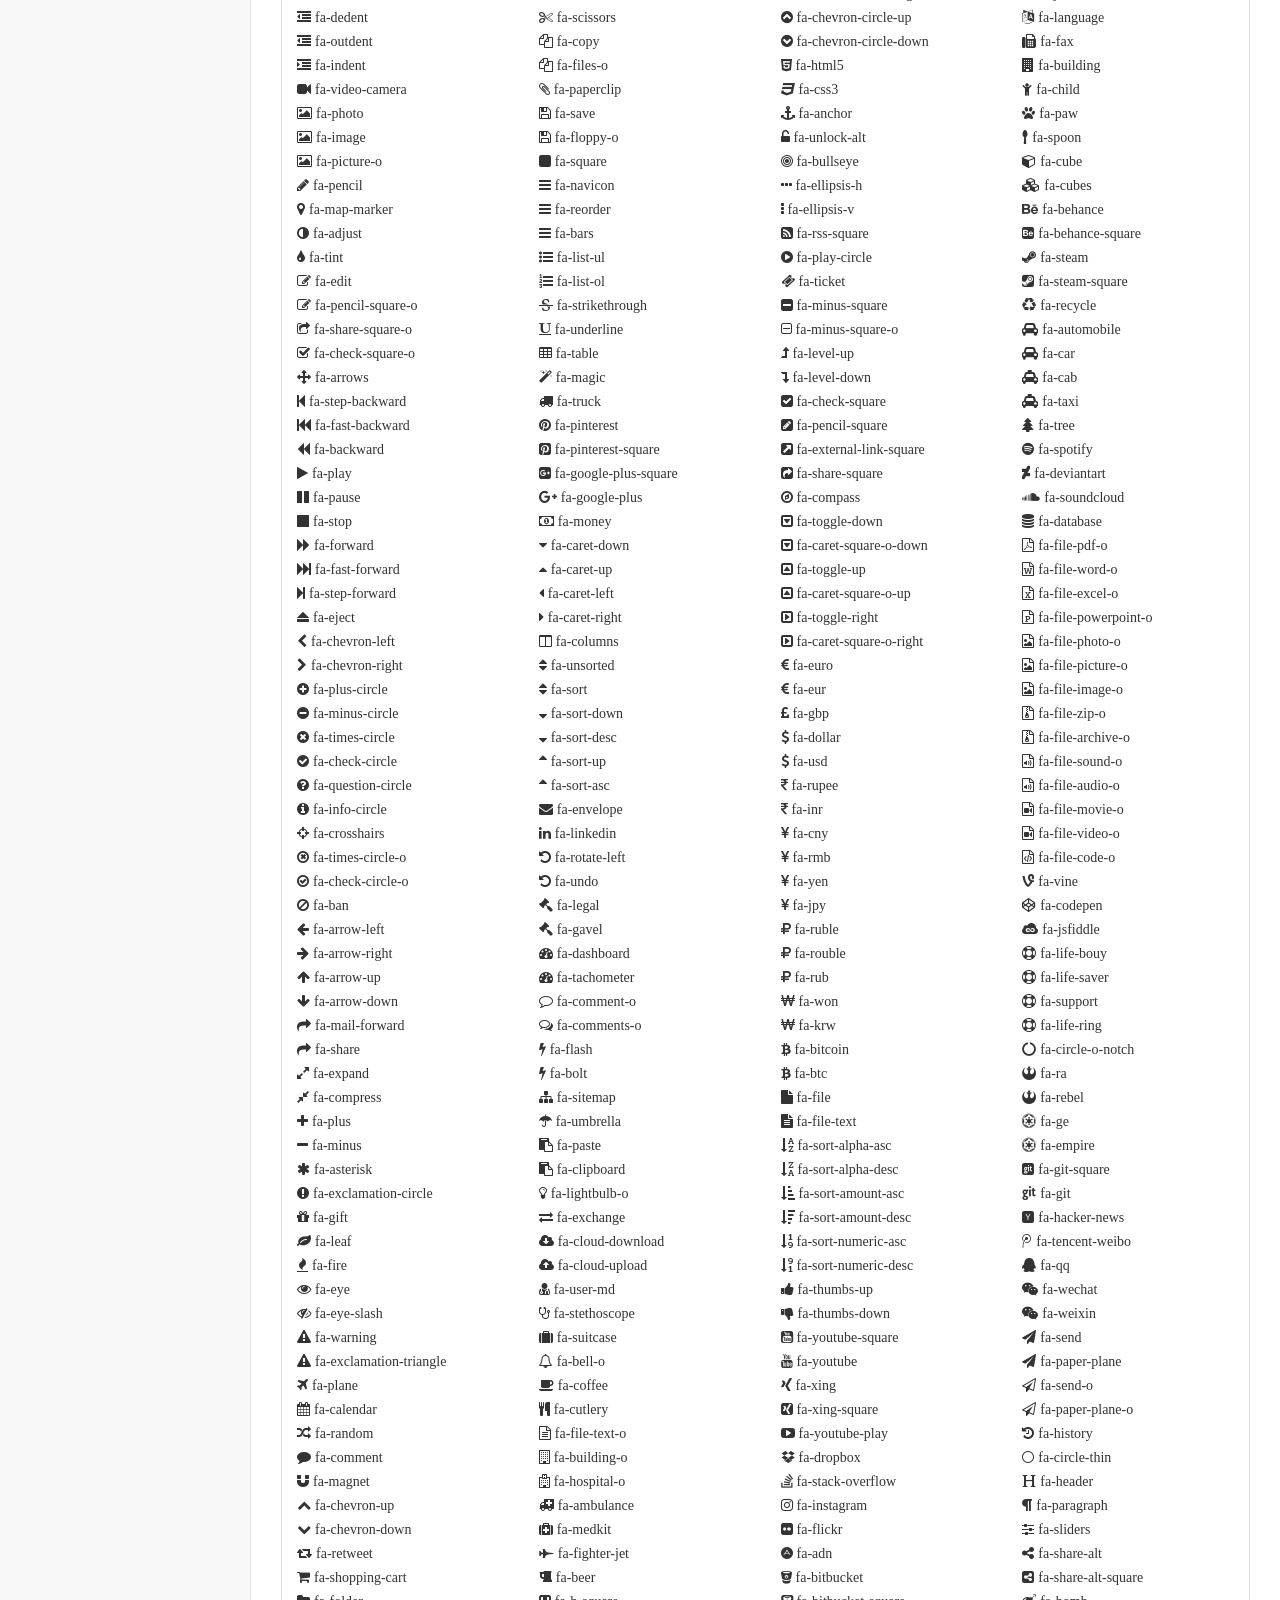
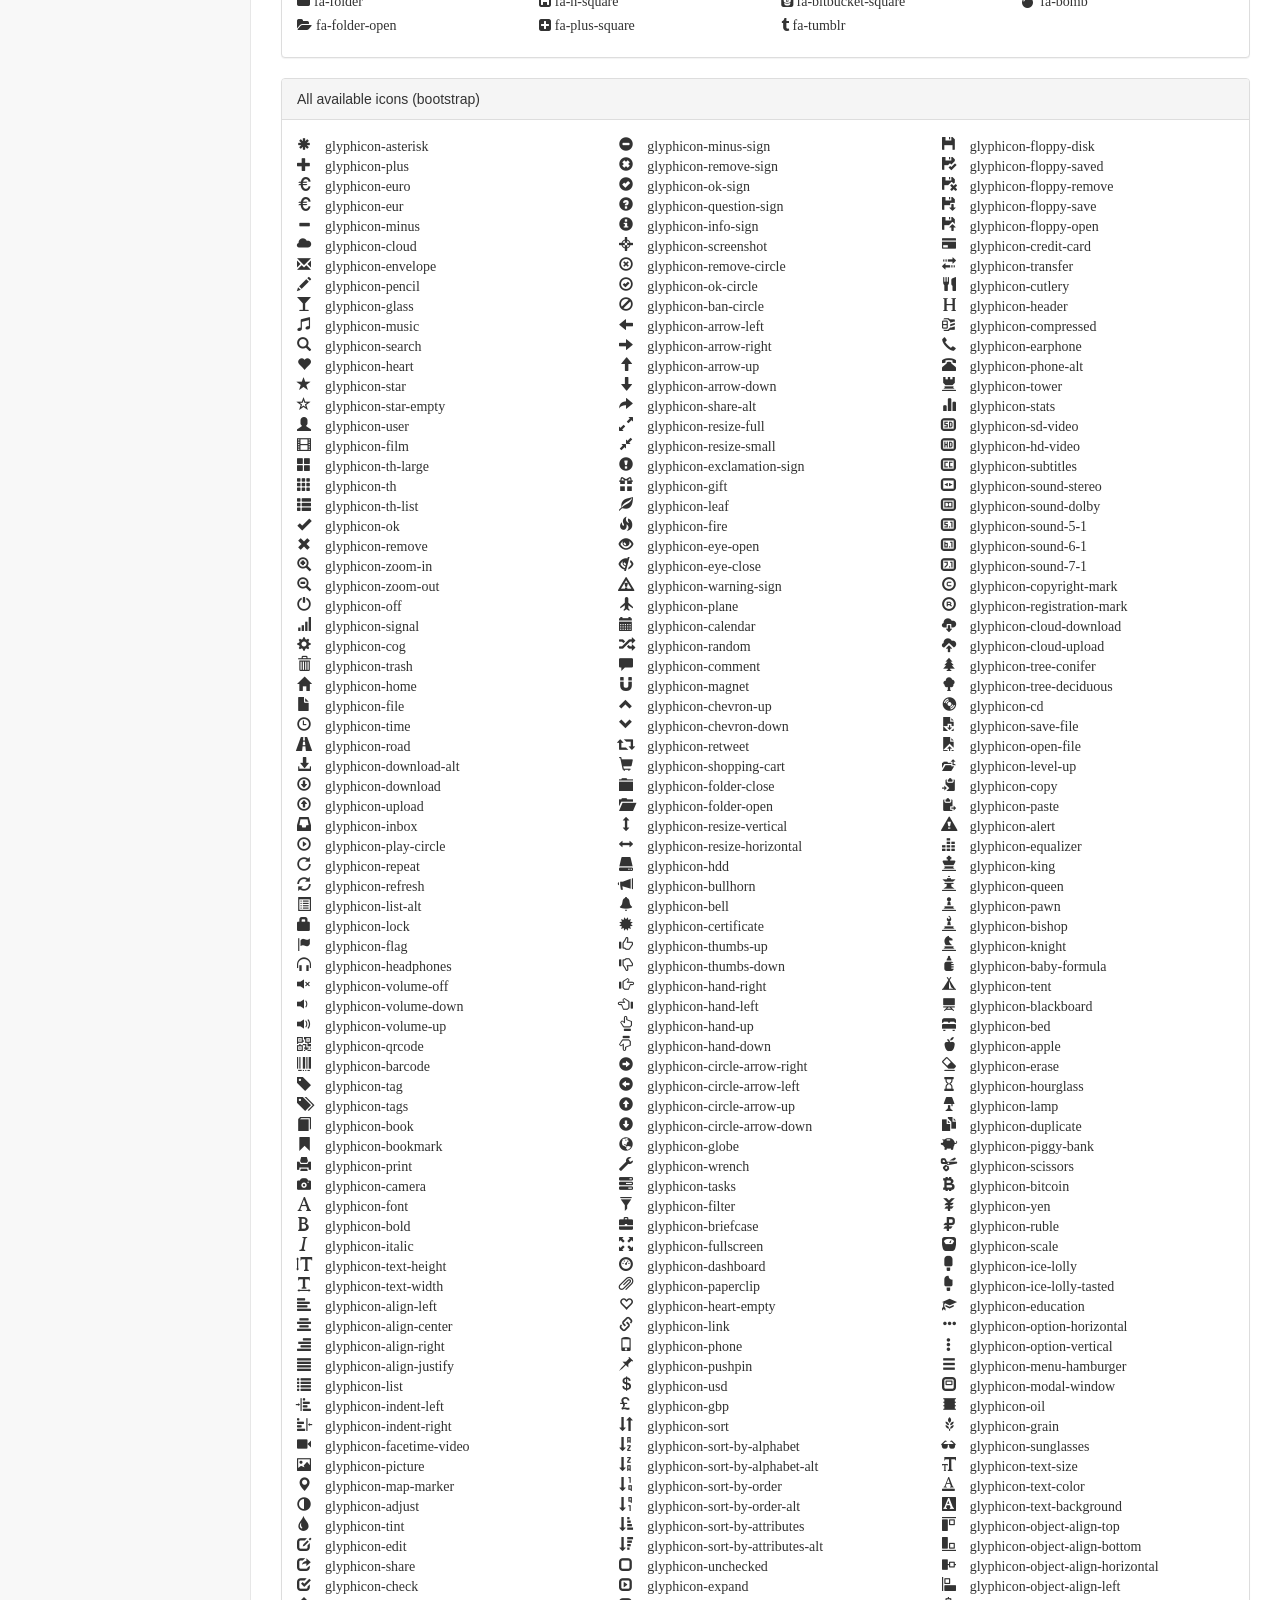
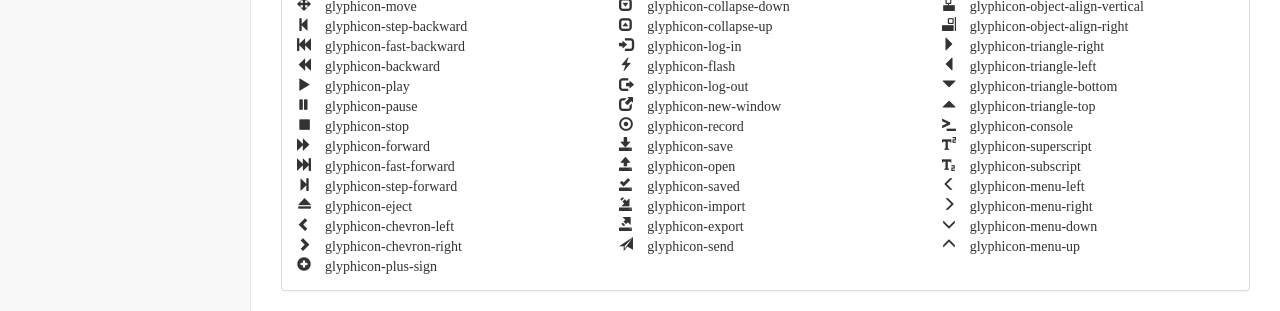
<file: src/main/webapp/admin/pages/icons.html>
<!DOCTYPE html>
<html lang="en">

<head>

    <meta charset="utf-8">
    <meta http-equiv="X-UA-Compatible" content="IE=edge">
    <meta name="viewport" content="width=device-width, initial-scale=1">
    <meta name="description" content="">
    <meta name="author" content="">

    <title>SB Admin 2 - Bootstrap Admin Theme</title>

    <!-- Bootstrap Core CSS -->
    <link href="../vendor/bootstrap/css/bootstrap.min.css" rel="stylesheet">

    <!-- MetisMenu CSS -->
    <link href="../vendor/metisMenu/metisMenu.min.css" rel="stylesheet">

    <!-- Custom CSS -->
    <link href="../dist/css/sb-admin-2.css" rel="stylesheet">

    <!-- Custom Fonts -->
    <link href="../vendor/font-awesome/css/font-awesome.min.css" rel="stylesheet" type="text/css">

    <!-- HTML5 Shim and Respond.js IE8 support of HTML5 elements and media queries -->
    <!-- WARNING: Respond.js doesn't work if you view the page via file:// -->
    <!--[if lt IE 9]>
        <script src="https://oss.maxcdn.com/libs/html5shiv/3.7.0/html5shiv.js"></script>
        <script src="https://oss.maxcdn.com/libs/respond.js/1.4.2/respond.min.js"></script>
    <![endif]-->

</head>

<body>

    <div id="wrapper">

        <!-- Navigation -->
        <nav class="navbar navbar-default navbar-static-top" role="navigation" style="margin-bottom: 0">
            <div class="navbar-header">
                <button type="button" class="navbar-toggle" data-toggle="collapse" data-target=".navbar-collapse">
                    <span class="sr-only">Toggle navigation</span>
                    <span class="icon-bar"></span>
                    <span class="icon-bar"></span>
                    <span class="icon-bar"></span>
                </button>
                <a class="navbar-brand" href="index.html">SB Admin v2.0</a>
            </div>
            <!-- /.navbar-header -->

            <ul class="nav navbar-top-links navbar-right">
                <li class="dropdown">
                    <a class="dropdown-toggle" data-toggle="dropdown" href="#">
                        <i class="fa fa-envelope fa-fw"></i> <i class="fa fa-caret-down"></i>
                    </a>
                    <ul class="dropdown-menu dropdown-messages">
                        <li>
                            <a href="#">
                                <div>
                                    <strong>John Smith</strong>
                                    <span class="pull-right text-muted">
                                            <em>Yesterday</em>
                                        </span>
                                </div>
                                <div>Lorem ipsum dolor sit amet, consectetur adipiscing elit. Pellentesque eleifend...</div>
                            </a>
                        </li>
                        <li class="divider"></li>
                        <li>
                            <a href="#">
                                <div>
                                    <strong>John Smith</strong>
                                    <span class="pull-right text-muted">
                                            <em>Yesterday</em>
                                        </span>
                                </div>
                                <div>Lorem ipsum dolor sit amet, consectetur adipiscing elit. Pellentesque eleifend...</div>
                            </a>
                        </li>
                        <li class="divider"></li>
                        <li>
                            <a href="#">
                                <div>
                                    <strong>John Smith</strong>
                                    <span class="pull-right text-muted">
                                            <em>Yesterday</em>
                                        </span>
                                </div>
                                <div>Lorem ipsum dolor sit amet, consectetur adipiscing elit. Pellentesque eleifend...</div>
                            </a>
                        </li>
                        <li class="divider"></li>
                        <li>
                            <a class="text-center" href="#">
                                <strong>Read All Messages</strong>
                                <i class="fa fa-angle-right"></i>
                            </a>
                        </li>
                    </ul>
                    <!-- /.dropdown-messages -->
                </li>
                <!-- /.dropdown -->
                <li class="dropdown">
                    <a class="dropdown-toggle" data-toggle="dropdown" href="#">
                        <i class="fa fa-tasks fa-fw"></i> <i class="fa fa-caret-down"></i>
                    </a>
                    <ul class="dropdown-menu dropdown-tasks">
                        <li>
                            <a href="#">
                                <div>
                                    <p>
                                        <strong>Task 1</strong>
                                        <span class="pull-right text-muted">40% Complete</span>
                                    </p>
                                    <div class="progress progress-striped active">
                                        <div class="progress-bar progress-bar-success" role="progressbar" aria-valuenow="40" aria-valuemin="0" aria-valuemax="100" style="width: 40%">
                                            <span class="sr-only">40% Complete (success)</span>
                                        </div>
                                    </div>
                                </div>
                            </a>
                        </li>
                        <li class="divider"></li>
                        <li>
                            <a href="#">
                                <div>
                                    <p>
                                        <strong>Task 2</strong>
                                        <span class="pull-right text-muted">20% Complete</span>
                                    </p>
                                    <div class="progress progress-striped active">
                                        <div class="progress-bar progress-bar-info" role="progressbar" aria-valuenow="20" aria-valuemin="0" aria-valuemax="100" style="width: 20%">
                                            <span class="sr-only">20% Complete</span>
                                        </div>
                                    </div>
                                </div>
                            </a>
                        </li>
                        <li class="divider"></li>
                        <li>
                            <a href="#">
                                <div>
                                    <p>
                                        <strong>Task 3</strong>
                                        <span class="pull-right text-muted">60% Complete</span>
                                    </p>
                                    <div class="progress progress-striped active">
                                        <div class="progress-bar progress-bar-warning" role="progressbar" aria-valuenow="60" aria-valuemin="0" aria-valuemax="100" style="width: 60%">
                                            <span class="sr-only">60% Complete (warning)</span>
                                        </div>
                                    </div>
                                </div>
                            </a>
                        </li>
                        <li class="divider"></li>
                        <li>
                            <a href="#">
                                <div>
                                    <p>
                                        <strong>Task 4</strong>
                                        <span class="pull-right text-muted">80% Complete</span>
                                    </p>
                                    <div class="progress progress-striped active">
                                        <div class="progress-bar progress-bar-danger" role="progressbar" aria-valuenow="80" aria-valuemin="0" aria-valuemax="100" style="width: 80%">
                                            <span class="sr-only">80% Complete (danger)</span>
                                        </div>
                                    </div>
                                </div>
                            </a>
                        </li>
                        <li class="divider"></li>
                        <li>
                            <a class="text-center" href="#">
                                <strong>See All Tasks</strong>
                                <i class="fa fa-angle-right"></i>
                            </a>
                        </li>
                    </ul>
                    <!-- /.dropdown-tasks -->
                </li>
                <!-- /.dropdown -->
                <li class="dropdown">
                    <a class="dropdown-toggle" data-toggle="dropdown" href="#">
                        <i class="fa fa-bell fa-fw"></i> <i class="fa fa-caret-down"></i>
                    </a>
                    <ul class="dropdown-menu dropdown-alerts">
                        <li>
                            <a href="#">
                                <div>
                                    <i class="fa fa-comment fa-fw"></i> New Comment
                                    <span class="pull-right text-muted small">4 minutes ago</span>
                                </div>
                            </a>
                        </li>
                        <li class="divider"></li>
                        <li>
                            <a href="#">
                                <div>
                                    <i class="fa fa-twitter fa-fw"></i> 3 New Followers
                                    <span class="pull-right text-muted small">12 minutes ago</span>
                                </div>
                            </a>
                        </li>
                        <li class="divider"></li>
                        <li>
                            <a href="#">
                                <div>
                                    <i class="fa fa-envelope fa-fw"></i> Message Sent
                                    <span class="pull-right text-muted small">4 minutes ago</span>
                                </div>
                            </a>
                        </li>
                        <li class="divider"></li>
                        <li>
                            <a href="#">
                                <div>
                                    <i class="fa fa-tasks fa-fw"></i> New Task
                                    <span class="pull-right text-muted small">4 minutes ago</span>
                                </div>
                            </a>
                        </li>
                        <li class="divider"></li>
                        <li>
                            <a href="#">
                                <div>
                                    <i class="fa fa-upload fa-fw"></i> Server Rebooted
                                    <span class="pull-right text-muted small">4 minutes ago</span>
                                </div>
                            </a>
                        </li>
                        <li class="divider"></li>
                        <li>
                            <a class="text-center" href="#">
                                <strong>See All Alerts</strong>
                                <i class="fa fa-angle-right"></i>
                            </a>
                        </li>
                    </ul>
                    <!-- /.dropdown-alerts -->
                </li>
                <!-- /.dropdown -->
                <li class="dropdown">
                    <a class="dropdown-toggle" data-toggle="dropdown" href="#">
                        <i class="fa fa-user fa-fw"></i> <i class="fa fa-caret-down"></i>
                    </a>
                    <ul class="dropdown-menu dropdown-user">
                        <li><a href="#"><i class="fa fa-user fa-fw"></i> User Profile</a>
                        </li>
                        <li><a href="#"><i class="fa fa-gear fa-fw"></i> Settings</a>
                        </li>
                        <li class="divider"></li>
                        <li><a href="login.html"><i class="fa fa-sign-out fa-fw"></i> Logout</a>
                        </li>
                    </ul>
                    <!-- /.dropdown-user -->
                </li>
                <!-- /.dropdown -->
            </ul>
            <!-- /.navbar-top-links -->

            <div class="navbar-default sidebar" role="navigation">
                <div class="sidebar-nav navbar-collapse">
                    <ul class="nav" id="side-menu">
                        <li class="sidebar-search">
                            <div class="input-group custom-search-form">
                                <input type="text" class="form-control" placeholder="Search...">
                                <span class="input-group-btn">
                                    <button class="btn btn-default" type="button">
                                        <i class="fa fa-search"></i>
                                    </button>
                                </span>
                            </div>
                            <!-- /input-group -->
                        </li>
                        <li>
                            <a href="index.html"><i class="fa fa-dashboard fa-fw"></i> Dashboard</a>
                        </li>
                        <li>
                            <a href="#"><i class="fa fa-bar-chart-o fa-fw"></i> Charts<span class="fa arrow"></span></a>
                            <ul class="nav nav-second-level">
                                <li>
                                    <a href="flot.html">Flot Charts</a>
                                </li>
                                <li>
                                    <a href="morris.html">Morris.js Charts</a>
                                </li>
                            </ul>
                            <!-- /.nav-second-level -->
                        </li>
                        <li>
                            <a href="tables.html"><i class="fa fa-table fa-fw"></i> Tables</a>
                        </li>
                        <li>
                            <a href="forms.html"><i class="fa fa-edit fa-fw"></i> Forms</a>
                        </li>
                        <li>
                            <a href="#"><i class="fa fa-wrench fa-fw"></i> UI Elements<span class="fa arrow"></span></a>
                            <ul class="nav nav-second-level">
                                <li>
                                    <a href="panels-wells.html">Panels and Wells</a>
                                </li>
                                <li>
                                    <a href="buttons.html">Buttons</a>
                                </li>
                                <li>
                                    <a href="notifications.html">Notifications</a>
                                </li>
                                <li>
                                    <a href="typography.html">Typography</a>
                                </li>
                                <li>
                                    <a href="icons.html"> Icons</a>
                                </li>
                                <li>
                                    <a href="grid.html">Grid</a>
                                </li>
                            </ul>
                            <!-- /.nav-second-level -->
                        </li>
                        <li>
                            <a href="#"><i class="fa fa-sitemap fa-fw"></i> Multi-Level Dropdown<span class="fa arrow"></span></a>
                            <ul class="nav nav-second-level">
                                <li>
                                    <a href="#">Second Level Item</a>
                                </li>
                                <li>
                                    <a href="#">Second Level Item</a>
                                </li>
                                <li>
                                    <a href="#">Third Level <span class="fa arrow"></span></a>
                                    <ul class="nav nav-third-level">
                                        <li>
                                            <a href="#">Third Level Item</a>
                                        </li>
                                        <li>
                                            <a href="#">Third Level Item</a>
                                        </li>
                                        <li>
                                            <a href="#">Third Level Item</a>
                                        </li>
                                        <li>
                                            <a href="#">Third Level Item</a>
                                        </li>
                                    </ul>
                                    <!-- /.nav-third-level -->
                                </li>
                            </ul>
                            <!-- /.nav-second-level -->
                        </li>
                        <li>
                            <a href="#"><i class="fa fa-files-o fa-fw"></i> Sample Pages<span class="fa arrow"></span></a>
                            <ul class="nav nav-second-level">
                                <li>
                                    <a href="blank.html">Blank Page</a>
                                </li>
                                <li>
                                    <a href="login.html">Login Page</a>
                                </li>
                            </ul>
                            <!-- /.nav-second-level -->
                        </li>
                    </ul>
                </div>
                <!-- /.sidebar-collapse -->
            </div>
            <!-- /.navbar-static-side -->
        </nav>

        <div id="page-wrapper">
            <div class="row">
                <div class="col-lg-12">
                    <h1 class="page-header">Icons</h1>
                </div>
                <!-- /.col-lg-12 -->
            </div>
            <!-- /.row -->
            <div class="row">
                <div class="col-lg-12">
                    <div class="panel panel-default">
                        <div class="panel-heading">
                            All available icons (font-awesome)
                        </div>
                        <div class="panel-body">
                            <div class="row">
                                <div class="fa col-lg-3">
                                    <p class="fa fa-glass"> fa-glass </p>
                                    <br/>
                                    <p class="fa fa-music"> fa-music </p>
                                    <br/>
                                    <p class="fa fa-search"> fa-search </p>
                                    <br/>
                                    <p class="fa fa-envelope-o"> fa-envelope-o </p>
                                    <br/>
                                    <p class="fa fa-heart"> fa-heart </p>
                                    <br/>
                                    <p class="fa fa-star"> fa-star </p>
                                    <br/>
                                    <p class="fa fa-star-o"> fa-star-o </p>
                                    <br/>
                                    <p class="fa fa-user"> fa-user </p>
                                    <br/>
                                    <p class="fa fa-film"> fa-film </p>
                                    <br/>
                                    <p class="fa fa-th-large"> fa-th-large </p>
                                    <br/>
                                    <p class="fa fa-th"> fa-th </p>
                                    <br/>
                                    <p class="fa fa-th-list"> fa-th-list </p>
                                    <br/>
                                    <p class="fa fa-check"> fa-check </p>
                                    <br/>
                                    <p class="fa fa-times"> fa-times </p>
                                    <br/>
                                    <p class="fa fa-search-plus"> fa-search-plus </p>
                                    <br/>
                                    <p class="fa fa-search-minus"> fa-search-minus </p>
                                    <br/>
                                    <p class="fa fa-power-off"> fa-power-off </p>
                                    <br/>
                                    <p class="fa fa-signal"> fa-signal </p>
                                    <br/>
                                    <p class="fa fa-gear"> fa-gear </p>
                                    <br/>
                                    <p class="fa fa-cog"> fa-cog </p>
                                    <br/>
                                    <p class="fa fa-trash-o"> fa-trash-o </p>
                                    <br/>
                                    <p class="fa fa-home"> fa-home </p>
                                    <br/>
                                    <p class="fa fa-file-o"> fa-file-o </p>
                                    <br/>
                                    <p class="fa fa-clock-o"> fa-clock-o </p>
                                    <br/>
                                    <p class="fa fa-road"> fa-road </p>
                                    <br/>
                                    <p class="fa fa-download"> fa-download </p>
                                    <br/>
                                    <p class="fa fa-arrow-circle-o-down"> fa-arrow-circle-o-down </p>
                                    <br/>
                                    <p class="fa fa-arrow-circle-o-up"> fa-arrow-circle-o-up </p>
                                    <br/>
                                    <p class="fa fa-inbox"> fa-inbox </p>
                                    <br/>
                                    <p class="fa fa-play-circle-o"> fa-play-circle-o </p>
                                    <br/>
                                    <p class="fa fa-rotate-right"> fa-rotate-right </p>
                                    <br/>
                                    <p class="fa fa-repeat"> fa-repeat </p>
                                    <br/>
                                    <p class="fa fa-refresh"> fa-refresh </p>
                                    <br/>
                                    <p class="fa fa-list-alt"> fa-list-alt </p>
                                    <br/>
                                    <p class="fa fa-lock"> fa-lock </p>
                                    <br/>
                                    <p class="fa fa-flag"> fa-flag </p>
                                    <br/>
                                    <p class="fa fa-headphones"> fa-headphones </p>
                                    <br/>
                                    <p class="fa fa-volume-off"> fa-volume-off </p>
                                    <br/>
                                    <p class="fa fa-volume-down"> fa-volume-down </p>
                                    <br/>
                                    <p class="fa fa-volume-up"> fa-volume-up </p>
                                    <br/>
                                    <p class="fa fa-qrcode"> fa-qrcode </p>
                                    <br/>
                                    <p class="fa fa-barcode"> fa-barcode </p>
                                    <br/>
                                    <p class="fa fa-tag"> fa-tag </p>
                                    <br/>
                                    <p class="fa fa-tags"> fa-tags </p>
                                    <br/>
                                    <p class="fa fa-book"> fa-book </p>
                                    <br/>
                                    <p class="fa fa-bookmark"> fa-bookmark </p>
                                    <br/>
                                    <p class="fa fa-print"> fa-print </p>
                                    <br/>
                                    <p class="fa fa-camera"> fa-camera </p>
                                    <br/>
                                    <p class="fa fa-font"> fa-font </p>
                                    <br/>
                                    <p class="fa fa-bold"> fa-bold </p>
                                    <br/>
                                    <p class="fa fa-italic"> fa-italic </p>
                                    <br/>
                                    <p class="fa fa-text-height"> fa-text-height </p>
                                    <br/>
                                    <p class="fa fa-text-width"> fa-text-width </p>
                                    <br/>
                                    <p class="fa fa-align-left"> fa-align-left </p>
                                    <br/>
                                    <p class="fa fa-align-center"> fa-align-center </p>
                                    <br/>
                                    <p class="fa fa-align-right"> fa-align-right </p>
                                    <br/>
                                    <p class="fa fa-align-justify"> fa-align-justify </p>
                                    <br/>
                                    <p class="fa fa-list"> fa-list </p>
                                    <br/>
                                    <p class="fa fa-dedent"> fa-dedent </p>
                                    <br/>
                                    <p class="fa fa-outdent"> fa-outdent </p>
                                    <br/>
                                    <p class="fa fa-indent"> fa-indent </p>
                                    <br/>
                                    <p class="fa fa-video-camera"> fa-video-camera </p>
                                    <br/>
                                    <p class="fa fa-photo"> fa-photo </p>
                                    <br/>
                                    <p class="fa fa-image"> fa-image </p>
                                    <br/>
                                    <p class="fa fa-picture-o"> fa-picture-o </p>
                                    <br/>
                                    <p class="fa fa-pencil"> fa-pencil </p>
                                    <br/>
                                    <p class="fa fa-map-marker"> fa-map-marker </p>
                                    <br/>
                                    <p class="fa fa-adjust"> fa-adjust </p>
                                    <br/>
                                    <p class="fa fa-tint"> fa-tint </p>
                                    <br/>
                                    <p class="fa fa-edit"> fa-edit </p>
                                    <br/>
                                    <p class="fa fa-pencil-square-o"> fa-pencil-square-o </p>
                                    <br/>
                                    <p class="fa fa-share-square-o"> fa-share-square-o </p>
                                    <br/>
                                    <p class="fa fa-check-square-o"> fa-check-square-o </p>
                                    <br/>
                                    <p class="fa fa-arrows"> fa-arrows </p>
                                    <br/>
                                    <p class="fa fa-step-backward"> fa-step-backward </p>
                                    <br/>
                                    <p class="fa fa-fast-backward"> fa-fast-backward </p>
                                    <br/>
                                    <p class="fa fa-backward"> fa-backward </p>
                                    <br/>
                                    <p class="fa fa-play"> fa-play </p>
                                    <br/>
                                    <p class="fa fa-pause"> fa-pause </p>
                                    <br/>
                                    <p class="fa fa-stop"> fa-stop </p>
                                    <br/>
                                    <p class="fa fa-forward"> fa-forward </p>
                                    <br/>
                                    <p class="fa fa-fast-forward"> fa-fast-forward </p>
                                    <br/>
                                    <p class="fa fa-step-forward"> fa-step-forward </p>
                                    <br/>
                                    <p class="fa fa-eject"> fa-eject </p>
                                    <br/>
                                    <p class="fa fa-chevron-left"> fa-chevron-left </p>
                                    <br/>
                                    <p class="fa fa-chevron-right"> fa-chevron-right </p>
                                    <br/>
                                    <p class="fa fa-plus-circle"> fa-plus-circle </p>
                                    <br/>
                                    <p class="fa fa-minus-circle"> fa-minus-circle </p>
                                    <br/>
                                    <p class="fa fa-times-circle"> fa-times-circle </p>
                                    <br/>
                                    <p class="fa fa-check-circle"> fa-check-circle </p>
                                    <br/>
                                    <p class="fa fa-question-circle"> fa-question-circle </p>
                                    <br/>
                                    <p class="fa fa-info-circle"> fa-info-circle </p>
                                    <br/>
                                    <p class="fa fa-crosshairs"> fa-crosshairs </p>
                                    <br/>
                                    <p class="fa fa-times-circle-o"> fa-times-circle-o </p>
                                    <br/>
                                    <p class="fa fa-check-circle-o"> fa-check-circle-o </p>
                                    <br/>
                                    <p class="fa fa-ban"> fa-ban </p>
                                    <br/>
                                    <p class="fa fa-arrow-left"> fa-arrow-left </p>
                                    <br/>
                                    <p class="fa fa-arrow-right"> fa-arrow-right </p>
                                    <br/>
                                    <p class="fa fa-arrow-up"> fa-arrow-up </p>
                                    <br/>
                                    <p class="fa fa-arrow-down"> fa-arrow-down </p>
                                    <br/>
                                    <p class="fa fa-mail-forward"> fa-mail-forward </p>
                                    <br/>
                                    <p class="fa fa-share"> fa-share </p>
                                    <br/>
                                    <p class="fa fa-expand"> fa-expand </p>
                                    <br/>
                                    <p class="fa fa-compress"> fa-compress </p>
                                    <br/>
                                    <p class="fa fa-plus"> fa-plus </p>
                                    <br/>
                                    <p class="fa fa-minus"> fa-minus </p>
                                    <br/>
                                    <p class="fa fa-asterisk"> fa-asterisk </p>
                                    <br/>
                                    <p class="fa fa-exclamation-circle"> fa-exclamation-circle </p>
                                    <br/>
                                    <p class="fa fa-gift"> fa-gift </p>
                                    <br/>
                                    <p class="fa fa-leaf"> fa-leaf </p>
                                    <br/>
                                    <p class="fa fa-fire"> fa-fire </p>
                                    <br/>
                                    <p class="fa fa-eye"> fa-eye </p>
                                    <br/>
                                    <p class="fa fa-eye-slash"> fa-eye-slash </p>
                                    <br/>
                                    <p class="fa fa-warning"> fa-warning </p>
                                    <br/>
                                    <p class="fa fa-exclamation-triangle"> fa-exclamation-triangle </p>
                                    <br/>
                                    <p class="fa fa-plane"> fa-plane </p>
                                    <br/>
                                    <p class="fa fa-calendar"> fa-calendar </p>
                                    <br/>
                                    <p class="fa fa-random"> fa-random </p>
                                    <br/>
                                    <p class="fa fa-comment"> fa-comment </p>
                                    <br/>
                                    <p class="fa fa-magnet"> fa-magnet </p>
                                    <br/>
                                    <p class="fa fa-chevron-up"> fa-chevron-up </p>
                                    <br/>
                                    <p class="fa fa-chevron-down"> fa-chevron-down </p>
                                    <br/>
                                    <p class="fa fa-retweet"> fa-retweet </p>
                                    <br/>
                                    <p class="fa fa-shopping-cart"> fa-shopping-cart </p>
                                    <br/>
                                    <p class="fa fa-folder"> fa-folder </p>
                                    <br/>
                                    <p class="fa fa-folder-open"> fa-folder-open </p>
                                    <br/>
                                </div>
                                <!-- /.col-lg-6 (nested) -->
                                <div class="fa col-lg-3">
                                    <p class="fa fa-arrows-v"> fa-arrows-v </p>
                                    <br/>
                                    <p class="fa fa-arrows-h"> fa-arrows-h </p>
                                    <br/>
                                    <p class="fa fa-bar-chart-o"> fa-bar-chart-o </p>
                                    <br/>
                                    <p class="fa fa-twitter-square"> fa-twitter-square </p>
                                    <br/>
                                    <p class="fa fa-facebook-square"> fa-facebook-square </p>
                                    <br/>
                                    <p class="fa fa-camera-retro"> fa-camera-retro </p>
                                    <br/>
                                    <p class="fa fa-key"> fa-key </p>
                                    <br/>
                                    <p class="fa fa-gears"> fa-gears </p>
                                    <br/>
                                    <p class="fa fa-cogs"> fa-cogs </p>
                                    <br/>
                                    <p class="fa fa-comments"> fa-comments </p>
                                    <br/>
                                    <p class="fa fa-thumbs-o-up"> fa-thumbs-o-up </p>
                                    <br/>
                                    <p class="fa fa-thumbs-o-down"> fa-thumbs-o-down </p>
                                    <br/>
                                    <p class="fa fa-star-half"> fa-star-half </p>
                                    <br/>
                                    <p class="fa fa-heart-o"> fa-heart-o </p>
                                    <br/>
                                    <p class="fa fa-sign-out"> fa-sign-out </p>
                                    <br/>
                                    <p class="fa fa-linkedin-square"> fa-linkedin-square </p>
                                    <br/>
                                    <p class="fa fa-thumb-tack"> fa-thumb-tack </p>
                                    <br/>
                                    <p class="fa fa-external-link"> fa-external-link </p>
                                    <br/>
                                    <p class="fa fa-sign-in"> fa-sign-in </p>
                                    <br/>
                                    <p class="fa fa-trophy"> fa-trophy </p>
                                    <br/>
                                    <p class="fa fa-github-square"> fa-github-square </p>
                                    <br/>
                                    <p class="fa fa-upload"> fa-upload </p>
                                    <br/>
                                    <p class="fa fa-lemon-o"> fa-lemon-o </p>
                                    <br/>
                                    <p class="fa fa-phone"> fa-phone </p>
                                    <br/>
                                    <p class="fa fa-square-o"> fa-square-o </p>
                                    <br/>
                                    <p class="fa fa-bookmark-o"> fa-bookmark-o </p>
                                    <br/>
                                    <p class="fa fa-phone-square"> fa-phone-square </p>
                                    <br/>
                                    <p class="fa fa-twitter"> fa-twitter </p>
                                    <br/>
                                    <p class="fa fa-facebook"> fa-facebook </p>
                                    <br/>
                                    <p class="fa fa-github"> fa-github </p>
                                    <br/>
                                    <p class="fa fa-unlock"> fa-unlock </p>
                                    <br/>
                                    <p class="fa fa-credit-card"> fa-credit-card </p>
                                    <br/>
                                    <p class="fa fa-rss"> fa-rss </p>
                                    <br/>
                                    <p class="fa fa-hdd-o"> fa-hdd-o </p>
                                    <br/>
                                    <p class="fa fa-bullhorn"> fa-bullhorn </p>
                                    <br/>
                                    <p class="fa fa-bell"> fa-bell </p>
                                    <br/>
                                    <p class="fa fa-certificate"> fa-certificate </p>
                                    <br/>
                                    <p class="fa fa-hand-o-right"> fa-hand-o-right </p>
                                    <br/>
                                    <p class="fa fa-hand-o-left"> fa-hand-o-left </p>
                                    <br/>
                                    <p class="fa fa-hand-o-up"> fa-hand-o-up </p>
                                    <br/>
                                    <p class="fa fa-hand-o-down"> fa-hand-o-down </p>
                                    <br/>
                                    <p class="fa fa-arrow-circle-left"> fa-arrow-circle-left </p>
                                    <br/>
                                    <p class="fa fa-arrow-circle-right"> fa-arrow-circle-right </p>
                                    <br/>
                                    <p class="fa fa-arrow-circle-up"> fa-arrow-circle-up </p>
                                    <br/>
                                    <p class="fa fa-arrow-circle-down"> fa-arrow-circle-down </p>
                                    <br/>
                                    <p class="fa fa-globe"> fa-globe </p>
                                    <br/>
                                    <p class="fa fa-wrench"> fa-wrench </p>
                                    <br/>
                                    <p class="fa fa-tasks"> fa-tasks </p>
                                    <br/>
                                    <p class="fa fa-filter"> fa-filter </p>
                                    <br/>
                                    <p class="fa fa-briefcase"> fa-briefcase </p>
                                    <br/>
                                    <p class="fa fa-arrows-alt"> fa-arrows-alt </p>
                                    <br/>
                                    <p class="fa fa-group"> fa-group </p>
                                    <br/>
                                    <p class="fa fa-users"> fa-users </p>
                                    <br/>
                                    <p class="fa fa-chain"> fa-chain </p>
                                    <br/>
                                    <p class="fa fa-link"> fa-link </p>
                                    <br/>
                                    <p class="fa fa-cloud"> fa-cloud </p>
                                    <br/>
                                    <p class="fa fa-flask"> fa-flask </p>
                                    <br/>
                                    <p class="fa fa-cut"> fa-cut </p>
                                    <br/>
                                    <p class="fa fa-scissors"> fa-scissors </p>
                                    <br/>
                                    <p class="fa fa-copy"> fa-copy </p>
                                    <br/>
                                    <p class="fa fa-files-o"> fa-files-o </p>
                                    <br/>
                                    <p class="fa fa-paperclip"> fa-paperclip </p>
                                    <br/>
                                    <p class="fa fa-save"> fa-save </p>
                                    <br/>
                                    <p class="fa fa-floppy-o"> fa-floppy-o </p>
                                    <br/>
                                    <p class="fa fa-square"> fa-square </p>
                                    <br/>
                                    <p class="fa fa-navicon"> fa-navicon </p>
                                    <br/>
                                    <p class="fa fa-reorder"> fa-reorder </p>
                                    <br/>
                                    <p class="fa fa-bars"> fa-bars </p>
                                    <br/>
                                    <p class="fa fa-list-ul"> fa-list-ul </p>
                                    <br/>
                                    <p class="fa fa-list-ol"> fa-list-ol </p>
                                    <br/>
                                    <p class="fa fa-strikethrough"> fa-strikethrough </p>
                                    <br/>
                                    <p class="fa fa-underline"> fa-underline </p>
                                    <br/>
                                    <p class="fa fa-table"> fa-table </p>
                                    <br/>
                                    <p class="fa fa-magic"> fa-magic </p>
                                    <br/>
                                    <p class="fa fa-truck"> fa-truck </p>
                                    <br/>
                                    <p class="fa fa-pinterest"> fa-pinterest </p>
                                    <br/>
                                    <p class="fa fa-pinterest-square"> fa-pinterest-square </p>
                                    <br/>
                                    <p class="fa fa-google-plus-square"> fa-google-plus-square </p>
                                    <br/>
                                    <p class="fa fa-google-plus"> fa-google-plus </p>
                                    <br/>
                                    <p class="fa fa-money"> fa-money </p>
                                    <br/>
                                    <p class="fa fa-caret-down"> fa-caret-down </p>
                                    <br/>
                                    <p class="fa fa-caret-up"> fa-caret-up </p>
                                    <br/>
                                    <p class="fa fa-caret-left"> fa-caret-left </p>
                                    <br/>
                                    <p class="fa fa-caret-right"> fa-caret-right </p>
                                    <br/>
                                    <p class="fa fa-columns"> fa-columns </p>
                                    <br/>
                                    <p class="fa fa-unsorted"> fa-unsorted </p>
                                    <br/>
                                    <p class="fa fa-sort"> fa-sort </p>
                                    <br/>
                                    <p class="fa fa-sort-down"> fa-sort-down </p>
                                    <br/>
                                    <p class="fa fa-sort-desc"> fa-sort-desc </p>
                                    <br/>
                                    <p class="fa fa-sort-up"> fa-sort-up </p>
                                    <br/>
                                    <p class="fa fa-sort-asc"> fa-sort-asc </p>
                                    <br/>
                                    <p class="fa fa-envelope"> fa-envelope </p>
                                    <br/>
                                    <p class="fa fa-linkedin"> fa-linkedin </p>
                                    <br/>
                                    <p class="fa fa-rotate-left"> fa-rotate-left </p>
                                    <br/>
                                    <p class="fa fa-undo"> fa-undo </p>
                                    <br/>
                                    <p class="fa fa-legal"> fa-legal </p>
                                    <br/>
                                    <p class="fa fa-gavel"> fa-gavel </p>
                                    <br/>
                                    <p class="fa fa-dashboard"> fa-dashboard </p>
                                    <br/>
                                    <p class="fa fa-tachometer"> fa-tachometer </p>
                                    <br/>
                                    <p class="fa fa-comment-o"> fa-comment-o </p>
                                    <br/>
                                    <p class="fa fa-comments-o"> fa-comments-o </p>
                                    <br/>
                                    <p class="fa fa-flash"> fa-flash </p>
                                    <br/>
                                    <p class="fa fa-bolt"> fa-bolt </p>
                                    <br/>
                                    <p class="fa fa-sitemap"> fa-sitemap </p>
                                    <br/>
                                    <p class="fa fa-umbrella"> fa-umbrella </p>
                                    <br/>
                                    <p class="fa fa-paste"> fa-paste </p>
                                    <br/>
                                    <p class="fa fa-clipboard"> fa-clipboard </p>
                                    <br/>
                                    <p class="fa fa-lightbulb-o"> fa-lightbulb-o </p>
                                    <br/>
                                    <p class="fa fa-exchange"> fa-exchange </p>
                                    <br/>
                                    <p class="fa fa-cloud-download"> fa-cloud-download </p>
                                    <br/>
                                    <p class="fa fa-cloud-upload"> fa-cloud-upload </p>
                                    <br/>
                                    <p class="fa fa-user-md"> fa-user-md </p>
                                    <br/>
                                    <p class="fa fa-stethoscope"> fa-stethoscope </p>
                                    <br/>
                                    <p class="fa fa-suitcase"> fa-suitcase </p>
                                    <br/>
                                    <p class="fa fa-bell-o"> fa-bell-o </p>
                                    <br/>
                                    <p class="fa fa-coffee"> fa-coffee </p>
                                    <br/>
                                    <p class="fa fa-cutlery"> fa-cutlery </p>
                                    <br/>
                                    <p class="fa fa-file-text-o"> fa-file-text-o </p>
                                    <br/>
                                    <p class="fa fa-building-o"> fa-building-o </p>
                                    <br/>
                                    <p class="fa fa-hospital-o"> fa-hospital-o </p>
                                    <br/>
                                    <p class="fa fa-ambulance"> fa-ambulance </p>
                                    <br/>
                                    <p class="fa fa-medkit"> fa-medkit </p>
                                    <br/>
                                    <p class="fa fa-fighter-jet"> fa-fighter-jet </p>
                                    <br/>
                                    <p class="fa fa-beer"> fa-beer </p>
                                    <br/>
                                    <p class="fa fa-h-square"> fa-h-square </p>
                                    <br/>
                                    <p class="fa fa-plus-square"> fa-plus-square </p>
                                    <br/>
                                </div>
                                <div class="fa col-lg-3">
                                    <p class="fa fa-angle-double-left"> fa-angle-double-left </p>
                                    <br/>
                                    <p class="fa fa-angle-double-right"> fa-angle-double-right </p>
                                    <br/>
                                    <p class="fa fa-angle-double-up"> fa-angle-double-up </p>
                                    <br/>
                                    <p class="fa fa-angle-double-down"> fa-angle-double-down </p>
                                    <br/>
                                    <p class="fa fa-angle-left"> fa-angle-left </p>
                                    <br/>
                                    <p class="fa fa-angle-right"> fa-angle-right </p>
                                    <br/>
                                    <p class="fa fa-angle-up"> fa-angle-up </p>
                                    <br/>
                                    <p class="fa fa-angle-down"> fa-angle-down </p>
                                    <br/>
                                    <p class="fa fa-desktop"> fa-desktop </p>
                                    <br/>
                                    <p class="fa fa-laptop"> fa-laptop </p>
                                    <br/>
                                    <p class="fa fa-tablet"> fa-tablet </p>
                                    <br/>
                                    <p class="fa fa-mobile-phone"> fa-mobile-phone </p>
                                    <br/>
                                    <p class="fa fa-mobile"> fa-mobile </p>
                                    <br/>
                                    <p class="fa fa-circle-o"> fa-circle-o </p>
                                    <br/>
                                    <p class="fa fa-quote-left"> fa-quote-left </p>
                                    <br/>
                                    <p class="fa fa-quote-right"> fa-quote-right </p>
                                    <br/>
                                    <p class="fa fa-spinner"> fa-spinner </p>
                                    <br/>
                                    <p class="fa fa-circle"> fa-circle </p>
                                    <br/>
                                    <p class="fa fa-mail-reply"> fa-mail-reply </p>
                                    <br/>
                                    <p class="fa fa-reply"> fa-reply </p>
                                    <br/>
                                    <p class="fa fa-github-alt"> fa-github-alt </p>
                                    <br/>
                                    <p class="fa fa-folder-o"> fa-folder-o </p>
                                    <br/>
                                    <p class="fa fa-folder-open-o"> fa-folder-open-o </p>
                                    <br/>
                                    <p class="fa fa-smile-o"> fa-smile-o </p>
                                    <br/>
                                    <p class="fa fa-frown-o"> fa-frown-o </p>
                                    <br/>
                                    <p class="fa fa-meh-o"> fa-meh-o </p>
                                    <br/>
                                    <p class="fa fa-gamepad"> fa-gamepad </p>
                                    <br/>
                                    <p class="fa fa-keyboard-o"> fa-keyboard-o </p>
                                    <br/>
                                    <p class="fa fa-flag-o"> fa-flag-o </p>
                                    <br/>
                                    <p class="fa fa-flag-checkered"> fa-flag-checkered </p>
                                    <br/>
                                    <p class="fa fa-terminal"> fa-terminal </p>
                                    <br/>
                                    <p class="fa fa-code"> fa-code </p>
                                    <br/>
                                    <p class="fa fa-mail-reply-all"> fa-mail-reply-all </p>
                                    <br/>
                                    <p class="fa fa-reply-all"> fa-reply-all </p>
                                    <br/>
                                    <p class="fa fa-star-half-empty"> fa-star-half-empty </p>
                                    <br/>
                                    <p class="fa fa-star-half-full"> fa-star-half-full </p>
                                    <br/>
                                    <p class="fa fa-star-half-o"> fa-star-half-o </p>
                                    <br/>
                                    <p class="fa fa-location-arrow"> fa-location-arrow </p>
                                    <br/>
                                    <p class="fa fa-crop"> fa-crop </p>
                                    <br/>
                                    <p class="fa fa-code-fork"> fa-code-fork </p>
                                    <br/>
                                    <p class="fa fa-unlink"> fa-unlink </p>
                                    <br/>
                                    <p class="fa fa-chain-broken"> fa-chain-broken </p>
                                    <br/>
                                    <p class="fa fa-question"> fa-question </p>
                                    <br/>
                                    <p class="fa fa-info"> fa-info </p>
                                    <br/>
                                    <p class="fa fa-exclamation"> fa-exclamation </p>
                                    <br/>
                                    <p class="fa fa-superscript"> fa-superscript </p>
                                    <br/>
                                    <p class="fa fa-subscript"> fa-subscript </p>
                                    <br/>
                                    <p class="fa fa-eraser"> fa-eraser </p>
                                    <br/>
                                    <p class="fa fa-puzzle-piece"> fa-puzzle-piece </p>
                                    <br/>
                                    <p class="fa fa-microphone"> fa-microphone </p>
                                    <br/>
                                    <p class="fa fa-microphone-slash"> fa-microphone-slash </p>
                                    <br/>
                                    <p class="fa fa-shield"> fa-shield </p>
                                    <br/>
                                    <p class="fa fa-calendar-o"> fa-calendar-o </p>
                                    <br/>
                                    <p class="fa fa-fire-extinguisher"> fa-fire-extinguisher </p>
                                    <br/>
                                    <p class="fa fa-rocket"> fa-rocket </p>
                                    <br/>
                                    <p class="fa fa-maxcdn"> fa-maxcdn </p>
                                    <br/>
                                    <p class="fa fa-chevron-circle-left"> fa-chevron-circle-left </p>
                                    <br/>
                                    <p class="fa fa-chevron-circle-right"> fa-chevron-circle-right </p>
                                    <br/>
                                    <p class="fa fa-chevron-circle-up"> fa-chevron-circle-up </p>
                                    <br/>
                                    <p class="fa fa-chevron-circle-down"> fa-chevron-circle-down </p>
                                    <br/>
                                    <p class="fa fa-html5"> fa-html5 </p>
                                    <br/>
                                    <p class="fa fa-css3"> fa-css3 </p>
                                    <br/>
                                    <p class="fa fa-anchor"> fa-anchor </p>
                                    <br/>
                                    <p class="fa fa-unlock-alt"> fa-unlock-alt </p>
                                    <br/>
                                    <p class="fa fa-bullseye"> fa-bullseye </p>
                                    <br/>
                                    <p class="fa fa-ellipsis-h"> fa-ellipsis-h </p>
                                    <br/>
                                    <p class="fa fa-ellipsis-v"> fa-ellipsis-v </p>
                                    <br/>
                                    <p class="fa fa-rss-square"> fa-rss-square </p>
                                    <br/>
                                    <p class="fa fa-play-circle"> fa-play-circle </p>
                                    <br/>
                                    <p class="fa fa-ticket"> fa-ticket </p>
                                    <br/>
                                    <p class="fa fa-minus-square"> fa-minus-square </p>
                                    <br/>
                                    <p class="fa fa-minus-square-o"> fa-minus-square-o </p>
                                    <br/>
                                    <p class="fa fa-level-up"> fa-level-up </p>
                                    <br/>
                                    <p class="fa fa-level-down"> fa-level-down </p>
                                    <br/>
                                    <p class="fa fa-check-square"> fa-check-square </p>
                                    <br/>
                                    <p class="fa fa-pencil-square"> fa-pencil-square </p>
                                    <br/>
                                    <p class="fa fa-external-link-square"> fa-external-link-square </p>
                                    <br/>
                                    <p class="fa fa-share-square"> fa-share-square </p>
                                    <br/>
                                    <p class="fa fa-compass"> fa-compass </p>
                                    <br/>
                                    <p class="fa fa-toggle-down"> fa-toggle-down </p>
                                    <br/>
                                    <p class="fa fa-caret-square-o-down"> fa-caret-square-o-down </p>
                                    <br/>
                                    <p class="fa fa-toggle-up"> fa-toggle-up </p>
                                    <br/>
                                    <p class="fa fa-caret-square-o-up"> fa-caret-square-o-up </p>
                                    <br/>
                                    <p class="fa fa-toggle-right"> fa-toggle-right </p>
                                    <br/>
                                    <p class="fa fa-caret-square-o-right"> fa-caret-square-o-right </p>
                                    <br/>
                                    <p class="fa fa-euro"> fa-euro </p>
                                    <br/>
                                    <p class="fa fa-eur"> fa-eur </p>
                                    <br/>
                                    <p class="fa fa-gbp"> fa-gbp </p>
                                    <br/>
                                    <p class="fa fa-dollar"> fa-dollar </p>
                                    <br/>
                                    <p class="fa fa-usd"> fa-usd </p>
                                    <br/>
                                    <p class="fa fa-rupee"> fa-rupee </p>
                                    <br/>
                                    <p class="fa fa-inr"> fa-inr </p>
                                    <br/>
                                    <p class="fa fa-cny"> fa-cny </p>
                                    <br/>
                                    <p class="fa fa-rmb"> fa-rmb </p>
                                    <br/>
                                    <p class="fa fa-yen"> fa-yen </p>
                                    <br/>
                                    <p class="fa fa-jpy"> fa-jpy </p>
                                    <br/>
                                    <p class="fa fa-ruble"> fa-ruble </p>
                                    <br/>
                                    <p class="fa fa-rouble"> fa-rouble </p>
                                    <br/>
                                    <p class="fa fa-rub"> fa-rub </p>
                                    <br/>
                                    <p class="fa fa-won"> fa-won </p>
                                    <br/>
                                    <p class="fa fa-krw"> fa-krw </p>
                                    <br/>
                                    <p class="fa fa-bitcoin"> fa-bitcoin </p>
                                    <br/>
                                    <p class="fa fa-btc"> fa-btc </p>
                                    <br/>
                                    <p class="fa fa-file"> fa-file </p>
                                    <br/>
                                    <p class="fa fa-file-text"> fa-file-text </p>
                                    <br/>
                                    <p class="fa fa-sort-alpha-asc"> fa-sort-alpha-asc </p>
                                    <br/>
                                    <p class="fa fa-sort-alpha-desc"> fa-sort-alpha-desc </p>
                                    <br/>
                                    <p class="fa fa-sort-amount-asc"> fa-sort-amount-asc </p>
                                    <br/>
                                    <p class="fa fa-sort-amount-desc"> fa-sort-amount-desc </p>
                                    <br/>
                                    <p class="fa fa-sort-numeric-asc"> fa-sort-numeric-asc </p>
                                    <br/>
                                    <p class="fa fa-sort-numeric-desc"> fa-sort-numeric-desc </p>
                                    <br/>
                                    <p class="fa fa-thumbs-up"> fa-thumbs-up </p>
                                    <br/>
                                    <p class="fa fa-thumbs-down"> fa-thumbs-down </p>
                                    <br/>
                                    <p class="fa fa-youtube-square"> fa-youtube-square </p>
                                    <br/>
                                    <p class="fa fa-youtube"> fa-youtube </p>
                                    <br/>
                                    <p class="fa fa-xing"> fa-xing </p>
                                    <br/>
                                    <p class="fa fa-xing-square"> fa-xing-square </p>
                                    <br/>
                                    <p class="fa fa-youtube-play"> fa-youtube-play </p>
                                    <br/>
                                    <p class="fa fa-dropbox"> fa-dropbox </p>
                                    <br/>
                                    <p class="fa fa-stack-overflow"> fa-stack-overflow </p>
                                    <br/>
                                    <p class="fa fa-instagram"> fa-instagram </p>
                                    <br/>
                                    <p class="fa fa-flickr"> fa-flickr </p>
                                    <br/>
                                    <p class="fa fa-adn"> fa-adn </p>
                                    <br/>
                                    <p class="fa fa-bitbucket"> fa-bitbucket </p>
                                    <br/>
                                    <p class="fa fa-bitbucket-square"> fa-bitbucket-square </p>
                                    <br/>
                                    <p class="fa fa-tumblr"> fa-tumblr </p>
                                    <br/>
                                </div>
                                <div class="fa col-lg-3">
                                    <p class="fa fa-tumblr-square"> fa-tumblr-square </p>
                                    <br/>
                                    <p class="fa fa-long-arrow-down"> fa-long-arrow-down </p>
                                    <br/>
                                    <p class="fa fa-long-arrow-up"> fa-long-arrow-up </p>
                                    <br/>
                                    <p class="fa fa-long-arrow-left"> fa-long-arrow-left </p>
                                    <br/>
                                    <p class="fa fa-long-arrow-right"> fa-long-arrow-right </p>
                                    <br/>
                                    <p class="fa fa-apple"> fa-apple </p>
                                    <br/>
                                    <p class="fa fa-windows"> fa-windows </p>
                                    <br/>
                                    <p class="fa fa-android"> fa-android </p>
                                    <br/>
                                    <p class="fa fa-linux"> fa-linux </p>
                                    <br/>
                                    <p class="fa fa-dribbble"> fa-dribbble </p>
                                    <br/>
                                    <p class="fa fa-skype"> fa-skype </p>
                                    <br/>
                                    <p class="fa fa-foursquare"> fa-foursquare </p>
                                    <br/>
                                    <p class="fa fa-trello"> fa-trello </p>
                                    <br/>
                                    <p class="fa fa-female"> fa-female </p>
                                    <br/>
                                    <p class="fa fa-male"> fa-male </p>
                                    <br/>
                                    <p class="fa fa-gittip"> fa-gittip </p>
                                    <br/>
                                    <p class="fa fa-sun-o"> fa-sun-o </p>
                                    <br/>
                                    <p class="fa fa-moon-o"> fa-moon-o </p>
                                    <br/>
                                    <p class="fa fa-archive"> fa-archive </p>
                                    <br/>
                                    <p class="fa fa-bug"> fa-bug </p>
                                    <br/>
                                    <p class="fa fa-vk"> fa-vk </p>
                                    <br/>
                                    <p class="fa fa-weibo"> fa-weibo </p>
                                    <br/>
                                    <p class="fa fa-renren"> fa-renren </p>
                                    <br/>
                                    <p class="fa fa-pagelines"> fa-pagelines </p>
                                    <br/>
                                    <p class="fa fa-stack-exchange"> fa-stack-exchange </p>
                                    <br/>
                                    <p class="fa fa-arrow-circle-o-right"> fa-arrow-circle-o-right </p>
                                    <br/>
                                    <p class="fa fa-arrow-circle-o-left"> fa-arrow-circle-o-left </p>
                                    <br/>
                                    <p class="fa fa-toggle-left"> fa-toggle-left </p>
                                    <br/>
                                    <p class="fa fa-caret-square-o-left"> fa-caret-square-o-left </p>
                                    <br/>
                                    <p class="fa fa-dot-circle-o"> fa-dot-circle-o </p>
                                    <br/>
                                    <p class="fa fa-wheelchair"> fa-wheelchair </p>
                                    <br/>
                                    <p class="fa fa-vimeo-square"> fa-vimeo-square </p>
                                    <br/>
                                    <p class="fa fa-turkish-lira"> fa-turkish-lira </p>
                                    <br/>
                                    <p class="fa fa-try"> fa-try </p>
                                    <br/>
                                    <p class="fa fa-plus-square-o"> fa-plus-square-o </p>
                                    <br/>
                                    <p class="fa fa-space-shuttle"> fa-space-shuttle </p>
                                    <br/>
                                    <p class="fa fa-slack"> fa-slack </p>
                                    <br/>
                                    <p class="fa fa-envelope-square"> fa-envelope-square </p>
                                    <br/>
                                    <p class="fa fa-wordpress"> fa-wordpress </p>
                                    <br/>
                                    <p class="fa fa-openid"> fa-openid </p>
                                    <br/>
                                    <p class="fa fa-institution"> fa-institution </p>
                                    <br/>
                                    <p class="fa fa-bank"> fa-bank </p>
                                    <br/>
                                    <p class="fa fa-university"> fa-university </p>
                                    <br/>
                                    <p class="fa fa-mortar-board"> fa-mortar-board </p>
                                    <br/>
                                    <p class="fa fa-graduation-cap"> fa-graduation-cap </p>
                                    <br/>
                                    <p class="fa fa-yahoo"> fa-yahoo </p>
                                    <br/>
                                    <p class="fa fa-google"> fa-google </p>
                                    <br/>
                                    <p class="fa fa-reddit"> fa-reddit </p>
                                    <br/>
                                    <p class="fa fa-reddit-square"> fa-reddit-square </p>
                                    <br/>
                                    <p class="fa fa-stumbleupon-circle"> fa-stumbleupon-circle </p>
                                    <br/>
                                    <p class="fa fa-stumbleupon"> fa-stumbleupon </p>
                                    <br/>
                                    <p class="fa fa-delicious"> fa-delicious </p>
                                    <br/>
                                    <p class="fa fa-digg"> fa-digg </p>
                                    <br/>
                                    <p class="fa fa-pied-piper-square"> fa-pied-piper-square </p>
                                    <br/>
                                    <p class="fa fa-pied-piper"> fa-pied-piper </p>
                                    <br/>
                                    <p class="fa fa-pied-piper-alt"> fa-pied-piper-alt </p>
                                    <br/>
                                    <p class="fa fa-drupal"> fa-drupal </p>
                                    <br/>
                                    <p class="fa fa-joomla"> fa-joomla </p>
                                    <br/>
                                    <p class="fa fa-language"> fa-language </p>
                                    <br/>
                                    <p class="fa fa-fax"> fa-fax </p>
                                    <br/>
                                    <p class="fa fa-building"> fa-building </p>
                                    <br/>
                                    <p class="fa fa-child"> fa-child </p>
                                    <br/>
                                    <p class="fa fa-paw"> fa-paw </p>
                                    <br/>
                                    <p class="fa fa-spoon"> fa-spoon </p>
                                    <br/>
                                    <p class="fa fa-cube"> fa-cube </p>
                                    <br/>
                                    <p class="fa fa-cubes"> fa-cubes </p>
                                    <br/>
                                    <p class="fa fa-behance"> fa-behance </p>
                                    <br/>
                                    <p class="fa fa-behance-square"> fa-behance-square </p>
                                    <br/>
                                    <p class="fa fa-steam"> fa-steam </p>
                                    <br/>
                                    <p class="fa fa-steam-square"> fa-steam-square </p>
                                    <br/>
                                    <p class="fa fa-recycle"> fa-recycle </p>
                                    <br/>
                                    <p class="fa fa-automobile"> fa-automobile </p>
                                    <br/>
                                    <p class="fa fa-car"> fa-car </p>
                                    <br/>
                                    <p class="fa fa-cab"> fa-cab </p>
                                    <br/>
                                    <p class="fa fa-taxi"> fa-taxi </p>
                                    <br/>
                                    <p class="fa fa-tree"> fa-tree </p>
                                    <br/>
                                    <p class="fa fa-spotify"> fa-spotify </p>
                                    <br/>
                                    <p class="fa fa-deviantart"> fa-deviantart </p>
                                    <br/>
                                    <p class="fa fa-soundcloud"> fa-soundcloud </p>
                                    <br/>
                                    <p class="fa fa-database"> fa-database </p>
                                    <br/>
                                    <p class="fa fa-file-pdf-o"> fa-file-pdf-o </p>
                                    <br/>
                                    <p class="fa fa-file-word-o"> fa-file-word-o </p>
                                    <br/>
                                    <p class="fa fa-file-excel-o"> fa-file-excel-o </p>
                                    <br/>
                                    <p class="fa fa-file-powerpoint-o"> fa-file-powerpoint-o </p>
                                    <br/>
                                    <p class="fa fa-file-photo-o"> fa-file-photo-o </p>
                                    <br/>
                                    <p class="fa fa-file-picture-o"> fa-file-picture-o </p>
                                    <br/>
                                    <p class="fa fa-file-image-o"> fa-file-image-o </p>
                                    <br/>
                                    <p class="fa fa-file-zip-o"> fa-file-zip-o </p>
                                    <br/>
                                    <p class="fa fa-file-archive-o"> fa-file-archive-o </p>
                                    <br/>
                                    <p class="fa fa-file-sound-o"> fa-file-sound-o </p>
                                    <br/>
                                    <p class="fa fa-file-audio-o"> fa-file-audio-o </p>
                                    <br/>
                                    <p class="fa fa-file-movie-o"> fa-file-movie-o </p>
                                    <br/>
                                    <p class="fa fa-file-video-o"> fa-file-video-o </p>
                                    <br/>
                                    <p class="fa fa-file-code-o"> fa-file-code-o </p>
                                    <br/>
                                    <p class="fa fa-vine"> fa-vine </p>
                                    <br/>
                                    <p class="fa fa-codepen"> fa-codepen </p>
                                    <br/>
                                    <p class="fa fa-jsfiddle"> fa-jsfiddle </p>
                                    <br/>
                                    <p class="fa fa-life-bouy"> fa-life-bouy </p>
                                    <br/>
                                    <p class="fa fa-life-saver"> fa-life-saver </p>
                                    <br/>
                                    <p class="fa fa-support"> fa-support </p>
                                    <br/>
                                    <p class="fa fa-life-ring"> fa-life-ring </p>
                                    <br/>
                                    <p class="fa fa-circle-o-notch"> fa-circle-o-notch </p>
                                    <br/>
                                    <p class="fa fa-ra"> fa-ra </p>
                                    <br/>
                                    <p class="fa fa-rebel"> fa-rebel </p>
                                    <br/>
                                    <p class="fa fa-ge"> fa-ge </p>
                                    <br/>
                                    <p class="fa fa-empire"> fa-empire </p>
                                    <br/>
                                    <p class="fa fa-git-square"> fa-git-square </p>
                                    <br/>
                                    <p class="fa fa-git"> fa-git </p>
                                    <br/>
                                    <p class="fa fa-hacker-news"> fa-hacker-news </p>
                                    <br/>
                                    <p class="fa fa-tencent-weibo"> fa-tencent-weibo </p>
                                    <br/>
                                    <p class="fa fa-qq"> fa-qq </p>
                                    <br/>
                                    <p class="fa fa-wechat"> fa-wechat </p>
                                    <br/>
                                    <p class="fa fa-weixin"> fa-weixin </p>
                                    <br/>
                                    <p class="fa fa-send"> fa-send </p>
                                    <br/>
                                    <p class="fa fa-paper-plane"> fa-paper-plane </p>
                                    <br/>
                                    <p class="fa fa-send-o"> fa-send-o </p>
                                    <br/>
                                    <p class="fa fa-paper-plane-o"> fa-paper-plane-o </p>
                                    <br/>
                                    <p class="fa fa-history"> fa-history </p>
                                    <br/>
                                    <p class="fa fa-circle-thin"> fa-circle-thin </p>
                                    <br/>
                                    <p class="fa fa-header"> fa-header </p>
                                    <br/>
                                    <p class="fa fa-paragraph"> fa-paragraph </p>
                                    <br/>
                                    <p class="fa fa-sliders"> fa-sliders </p>
                                    <br/>
                                    <p class="fa fa-share-alt"> fa-share-alt </p>
                                    <br/>
                                    <p class="fa fa-share-alt-square"> fa-share-alt-square </p>
                                    <br/>
                                    <p class="fa fa-bomb"> fa-bomb </p>
                                    <br/>
                                </div>
                                <!-- /.col-lg-6 (nested) -->
                            </div>
                            <!-- /.row (nested) -->
                        </div>
                        <!-- /.panel-body -->
                    </div>
                    <!-- /.panel -->
                </div>
                <!-- /.col-lg-12 -->
            </div>
            <!-- /.row -->
            <div class="row">
                <div class="col-lg-12">
                    <div class="panel panel-default">
                        <div class="panel-heading">
                            All available icons (bootstrap)
                        </div>
                        <div class="panel-body">
                            <div class="row">
                                <div class="bs-glyphicons col-lg-4">
                                    <span class="glyphicon glyphicon-asterisk"> glyphicon-asterisk </span>
                                    <br/>
                                    <span class="glyphicon glyphicon-plus"> glyphicon-plus </span>
                                    <br/>
                                    <span class="glyphicon glyphicon-euro"> glyphicon-euro </span>
                                    <br/>
                                    <span class="glyphicon glyphicon-eur"> glyphicon-eur </span>
                                    <br/>
                                    <span class="glyphicon glyphicon-minus"> glyphicon-minus </span>
                                    <br/>
                                    <span class="glyphicon glyphicon-cloud"> glyphicon-cloud </span>
                                    <br/>
                                    <span class="glyphicon glyphicon-envelope"> glyphicon-envelope </span>
                                    <br/>
                                    <span class="glyphicon glyphicon-pencil"> glyphicon-pencil </span>
                                    <br/>
                                    <span class="glyphicon glyphicon-glass"> glyphicon-glass </span>
                                    <br/>
                                    <span class="glyphicon glyphicon-music"> glyphicon-music </span>
                                    <br/>
                                    <span class="glyphicon glyphicon-search"> glyphicon-search </span>
                                    <br/>
                                    <span class="glyphicon glyphicon-heart"> glyphicon-heart </span>
                                    <br/>
                                    <span class="glyphicon glyphicon-star"> glyphicon-star </span>
                                    <br/>
                                    <span class="glyphicon glyphicon-star-empty"> glyphicon-star-empty </span>
                                    <br/>
                                    <span class="glyphicon glyphicon-user"> glyphicon-user </span>
                                    <br/>
                                    <span class="glyphicon glyphicon-film"> glyphicon-film </span>
                                    <br/>
                                    <span class="glyphicon glyphicon-th-large"> glyphicon-th-large </span>
                                    <br/>
                                    <span class="glyphicon glyphicon-th"> glyphicon-th </span>
                                    <br/>
                                    <span class="glyphicon glyphicon-th-list"> glyphicon-th-list </span>
                                    <br/>
                                    <span class="glyphicon glyphicon-ok"> glyphicon-ok </span>
                                    <br/>
                                    <span class="glyphicon glyphicon-remove"> glyphicon-remove </span>
                                    <br/>
                                    <span class="glyphicon glyphicon-zoom-in"> glyphicon-zoom-in </span>
                                    <br/>
                                    <span class="glyphicon glyphicon-zoom-out"> glyphicon-zoom-out </span>
                                    <br/>
                                    <span class="glyphicon glyphicon-off"> glyphicon-off </span>
                                    <br/>
                                    <span class="glyphicon glyphicon-signal"> glyphicon-signal </span>
                                    <br/>
                                    <span class="glyphicon glyphicon-cog"> glyphicon-cog </span>
                                    <br/>
                                    <span class="glyphicon glyphicon-trash"> glyphicon-trash </span>
                                    <br/>
                                    <span class="glyphicon glyphicon-home"> glyphicon-home </span>
                                    <br/>
                                    <span class="glyphicon glyphicon-file"> glyphicon-file </span>
                                    <br/>
                                    <span class="glyphicon glyphicon-time"> glyphicon-time </span>
                                    <br/>
                                    <span class="glyphicon glyphicon-road"> glyphicon-road </span>
                                    <br/>
                                    <span class="glyphicon glyphicon-download-alt"> glyphicon-download-alt </span>
                                    <br/>
                                    <span class="glyphicon glyphicon-download"> glyphicon-download </span>
                                    <br/>
                                    <span class="glyphicon glyphicon-upload"> glyphicon-upload </span>
                                    <br/>
                                    <span class="glyphicon glyphicon-inbox"> glyphicon-inbox </span>
                                    <br/>
                                    <span class="glyphicon glyphicon-play-circle"> glyphicon-play-circle </span>
                                    <br/>
                                    <span class="glyphicon glyphicon-repeat"> glyphicon-repeat </span>
                                    <br/>
                                    <span class="glyphicon glyphicon-refresh"> glyphicon-refresh </span>
                                    <br/>
                                    <span class="glyphicon glyphicon-list-alt"> glyphicon-list-alt </span>
                                    <br/>
                                    <span class="glyphicon glyphicon-lock"> glyphicon-lock </span>
                                    <br/>
                                    <span class="glyphicon glyphicon-flag"> glyphicon-flag </span>
                                    <br/>
                                    <span class="glyphicon glyphicon-headphones"> glyphicon-headphones </span>
                                    <br/>
                                    <span class="glyphicon glyphicon-volume-off"> glyphicon-volume-off </span>
                                    <br/>
                                    <span class="glyphicon glyphicon-volume-down"> glyphicon-volume-down </span>
                                    <br/>
                                    <span class="glyphicon glyphicon-volume-up"> glyphicon-volume-up </span>
                                    <br/>
                                    <span class="glyphicon glyphicon-qrcode"> glyphicon-qrcode </span>
                                    <br/>
                                    <span class="glyphicon glyphicon-barcode"> glyphicon-barcode </span>
                                    <br/>
                                    <span class="glyphicon glyphicon-tag"> glyphicon-tag </span>
                                    <br/>
                                    <span class="glyphicon glyphicon-tags"> glyphicon-tags </span>
                                    <br/>
                                    <span class="glyphicon glyphicon-book"> glyphicon-book </span>
                                    <br/>
                                    <span class="glyphicon glyphicon-bookmark"> glyphicon-bookmark </span>
                                    <br/>
                                    <span class="glyphicon glyphicon-print"> glyphicon-print </span>
                                    <br/>
                                    <span class="glyphicon glyphicon-camera"> glyphicon-camera </span>
                                    <br/>
                                    <span class="glyphicon glyphicon-font"> glyphicon-font </span>
                                    <br/>
                                    <span class="glyphicon glyphicon-bold"> glyphicon-bold </span>
                                    <br/>
                                    <span class="glyphicon glyphicon-italic"> glyphicon-italic </span>
                                    <br/>
                                    <span class="glyphicon glyphicon-text-height"> glyphicon-text-height </span>
                                    <br/>
                                    <span class="glyphicon glyphicon-text-width"> glyphicon-text-width </span>
                                    <br/>
                                    <span class="glyphicon glyphicon-align-left"> glyphicon-align-left </span>
                                    <br/>
                                    <span class="glyphicon glyphicon-align-center"> glyphicon-align-center </span>
                                    <br/>
                                    <span class="glyphicon glyphicon-align-right"> glyphicon-align-right </span>
                                    <br/>
                                    <span class="glyphicon glyphicon-align-justify"> glyphicon-align-justify </span>
                                    <br/>
                                    <span class="glyphicon glyphicon-list"> glyphicon-list </span>
                                    <br/>
                                    <span class="glyphicon glyphicon-indent-left"> glyphicon-indent-left </span>
                                    <br/>
                                    <span class="glyphicon glyphicon-indent-right"> glyphicon-indent-right </span>
                                    <br/>
                                    <span class="glyphicon glyphicon-facetime-video"> glyphicon-facetime-video </span>
                                    <br/>
                                    <span class="glyphicon glyphicon-picture"> glyphicon-picture </span>
                                    <br/>
                                    <span class="glyphicon glyphicon-map-marker"> glyphicon-map-marker </span>
                                    <br/>
                                    <span class="glyphicon glyphicon-adjust"> glyphicon-adjust </span>
                                    <br/>
                                    <span class="glyphicon glyphicon-tint"> glyphicon-tint </span>
                                    <br/>
                                    <span class="glyphicon glyphicon-edit"> glyphicon-edit </span>
                                    <br/>
                                    <span class="glyphicon glyphicon-share"> glyphicon-share </span>
                                    <br/>
                                    <span class="glyphicon glyphicon-check"> glyphicon-check </span>
                                    <br/>
                                    <span class="glyphicon glyphicon-move"> glyphicon-move </span>
                                    <br/>
                                    <span class="glyphicon glyphicon-step-backward"> glyphicon-step-backward </span>
                                    <br/>
                                    <span class="glyphicon glyphicon-fast-backward"> glyphicon-fast-backward </span>
                                    <br/>
                                    <span class="glyphicon glyphicon-backward"> glyphicon-backward </span>
                                    <br/>
                                    <span class="glyphicon glyphicon-play"> glyphicon-play </span>
                                    <br/>
                                    <span class="glyphicon glyphicon-pause"> glyphicon-pause </span>
                                    <br/>
                                    <span class="glyphicon glyphicon-stop"> glyphicon-stop </span>
                                    <br/>
                                    <span class="glyphicon glyphicon-forward"> glyphicon-forward </span>
                                    <br/>
                                    <span class="glyphicon glyphicon-fast-forward"> glyphicon-fast-forward </span>
                                    <br/>
                                    <span class="glyphicon glyphicon-step-forward"> glyphicon-step-forward </span>
                                    <br/>
                                    <span class="glyphicon glyphicon-eject"> glyphicon-eject </span>
                                    <br/>
                                    <span class="glyphicon glyphicon-chevron-left"> glyphicon-chevron-left </span>
                                    <br/>
                                    <span class="glyphicon glyphicon-chevron-right"> glyphicon-chevron-right </span>
                                    <br/>
                                    <span class="glyphicon glyphicon-plus-sign"> glyphicon-plus-sign </span>
                                    <br/>
                                </div>
                                <div class="bs-glyphicons col-lg-4">
                                    <span class="glyphicon glyphicon-minus-sign"> glyphicon-minus-sign </span>
                                    <br/>
                                    <span class="glyphicon glyphicon-remove-sign"> glyphicon-remove-sign </span>
                                    <br/>
                                    <span class="glyphicon glyphicon-ok-sign"> glyphicon-ok-sign </span>
                                    <br/>
                                    <span class="glyphicon glyphicon-question-sign"> glyphicon-question-sign </span>
                                    <br/>
                                    <span class="glyphicon glyphicon-info-sign"> glyphicon-info-sign </span>
                                    <br/>
                                    <span class="glyphicon glyphicon-screenshot"> glyphicon-screenshot </span>
                                    <br/>
                                    <span class="glyphicon glyphicon-remove-circle"> glyphicon-remove-circle </span>
                                    <br/>
                                    <span class="glyphicon glyphicon-ok-circle"> glyphicon-ok-circle </span>
                                    <br/>
                                    <span class="glyphicon glyphicon-ban-circle"> glyphicon-ban-circle </span>
                                    <br/>
                                    <span class="glyphicon glyphicon-arrow-left"> glyphicon-arrow-left </span>
                                    <br/>
                                    <span class="glyphicon glyphicon-arrow-right"> glyphicon-arrow-right </span>
                                    <br/>
                                    <span class="glyphicon glyphicon-arrow-up"> glyphicon-arrow-up </span>
                                    <br/>
                                    <span class="glyphicon glyphicon-arrow-down"> glyphicon-arrow-down </span>
                                    <br/>
                                    <span class="glyphicon glyphicon-share-alt"> glyphicon-share-alt </span>
                                    <br/>
                                    <span class="glyphicon glyphicon-resize-full"> glyphicon-resize-full </span>
                                    <br/>
                                    <span class="glyphicon glyphicon-resize-small"> glyphicon-resize-small </span>
                                    <br/>
                                    <span class="glyphicon glyphicon-exclamation-sign"> glyphicon-exclamation-sign </span>
                                    <br/>
                                    <span class="glyphicon glyphicon-gift"> glyphicon-gift </span>
                                    <br/>
                                    <span class="glyphicon glyphicon-leaf"> glyphicon-leaf </span>
                                    <br/>
                                    <span class="glyphicon glyphicon-fire"> glyphicon-fire </span>
                                    <br/>
                                    <span class="glyphicon glyphicon-eye-open"> glyphicon-eye-open </span>
                                    <br/>
                                    <span class="glyphicon glyphicon-eye-close"> glyphicon-eye-close </span>
                                    <br/>
                                    <span class="glyphicon glyphicon-warning-sign"> glyphicon-warning-sign </span>
                                    <br/>
                                    <span class="glyphicon glyphicon-plane"> glyphicon-plane </span>
                                    <br/>
                                    <span class="glyphicon glyphicon-calendar"> glyphicon-calendar </span>
                                    <br/>
                                    <span class="glyphicon glyphicon-random"> glyphicon-random </span>
                                    <br/>
                                    <span class="glyphicon glyphicon-comment"> glyphicon-comment </span>
                                    <br/>
                                    <span class="glyphicon glyphicon-magnet"> glyphicon-magnet </span>
                                    <br/>
                                    <span class="glyphicon glyphicon-chevron-up"> glyphicon-chevron-up </span>
                                    <br/>
                                    <span class="glyphicon glyphicon-chevron-down"> glyphicon-chevron-down </span>
                                    <br/>
                                    <span class="glyphicon glyphicon-retweet"> glyphicon-retweet </span>
                                    <br/>
                                    <span class="glyphicon glyphicon-shopping-cart"> glyphicon-shopping-cart </span>
                                    <br/>
                                    <span class="glyphicon glyphicon-folder-close"> glyphicon-folder-close </span>
                                    <br/>
                                    <span class="glyphicon glyphicon-folder-open"> glyphicon-folder-open </span>
                                    <br/>
                                    <span class="glyphicon glyphicon-resize-vertical"> glyphicon-resize-vertical </span>
                                    <br/>
                                    <span class="glyphicon glyphicon-resize-horizontal"> glyphicon-resize-horizontal </span>
                                    <br/>
                                    <span class="glyphicon glyphicon-hdd"> glyphicon-hdd </span>
                                    <br/>
                                    <span class="glyphicon glyphicon-bullhorn"> glyphicon-bullhorn </span>
                                    <br/>
                                    <span class="glyphicon glyphicon-bell"> glyphicon-bell </span>
                                    <br/>
                                    <span class="glyphicon glyphicon-certificate"> glyphicon-certificate </span>
                                    <br/>
                                    <span class="glyphicon glyphicon-thumbs-up"> glyphicon-thumbs-up </span>
                                    <br/>
                                    <span class="glyphicon glyphicon-thumbs-down"> glyphicon-thumbs-down </span>
                                    <br/>
                                    <span class="glyphicon glyphicon-hand-right"> glyphicon-hand-right </span>
                                    <br/>
                                    <span class="glyphicon glyphicon-hand-left"> glyphicon-hand-left </span>
                                    <br/>
                                    <span class="glyphicon glyphicon-hand-up"> glyphicon-hand-up </span>
                                    <br/>
                                    <span class="glyphicon glyphicon-hand-down"> glyphicon-hand-down </span>
                                    <br/>
                                    <span class="glyphicon glyphicon-circle-arrow-right"> glyphicon-circle-arrow-right </span>
                                    <br/>
                                    <span class="glyphicon glyphicon-circle-arrow-left"> glyphicon-circle-arrow-left </span>
                                    <br/>
                                    <span class="glyphicon glyphicon-circle-arrow-up"> glyphicon-circle-arrow-up </span>
                                    <br/>
                                    <span class="glyphicon glyphicon-circle-arrow-down"> glyphicon-circle-arrow-down </span>
                                    <br/>
                                    <span class="glyphicon glyphicon-globe"> glyphicon-globe </span>
                                    <br/>
                                    <span class="glyphicon glyphicon-wrench"> glyphicon-wrench </span>
                                    <br/>
                                    <span class="glyphicon glyphicon-tasks"> glyphicon-tasks </span>
                                    <br/>
                                    <span class="glyphicon glyphicon-filter"> glyphicon-filter </span>
                                    <br/>
                                    <span class="glyphicon glyphicon-briefcase"> glyphicon-briefcase </span>
                                    <br/>
                                    <span class="glyphicon glyphicon-fullscreen"> glyphicon-fullscreen </span>
                                    <br/>
                                    <span class="glyphicon glyphicon-dashboard"> glyphicon-dashboard </span>
                                    <br/>
                                    <span class="glyphicon glyphicon-paperclip"> glyphicon-paperclip </span>
                                    <br/>
                                    <span class="glyphicon glyphicon-heart-empty"> glyphicon-heart-empty </span>
                                    <br/>
                                    <span class="glyphicon glyphicon-link"> glyphicon-link </span>
                                    <br/>
                                    <span class="glyphicon glyphicon-phone"> glyphicon-phone </span>
                                    <br/>
                                    <span class="glyphicon glyphicon-pushpin"> glyphicon-pushpin </span>
                                    <br/>
                                    <span class="glyphicon glyphicon-usd"> glyphicon-usd </span>
                                    <br/>
                                    <span class="glyphicon glyphicon-gbp"> glyphicon-gbp </span>
                                    <br/>
                                    <span class="glyphicon glyphicon-sort"> glyphicon-sort </span>
                                    <br/>
                                    <span class="glyphicon glyphicon-sort-by-alphabet"> glyphicon-sort-by-alphabet </span>
                                    <br/>
                                    <span class="glyphicon glyphicon-sort-by-alphabet-alt"> glyphicon-sort-by-alphabet-alt </span>
                                    <br/>
                                    <span class="glyphicon glyphicon-sort-by-order"> glyphicon-sort-by-order </span>
                                    <br/>
                                    <span class="glyphicon glyphicon-sort-by-order-alt"> glyphicon-sort-by-order-alt </span>
                                    <br/>
                                    <span class="glyphicon glyphicon-sort-by-attributes"> glyphicon-sort-by-attributes </span>
                                    <br/>
                                    <span class="glyphicon glyphicon-sort-by-attributes-alt"> glyphicon-sort-by-attributes-alt </span>
                                    <br/>
                                    <span class="glyphicon glyphicon-unchecked"> glyphicon-unchecked </span>
                                    <br/>
                                    <span class="glyphicon glyphicon-expand"> glyphicon-expand </span>
                                    <br/>
                                    <span class="glyphicon glyphicon-collapse-down"> glyphicon-collapse-down </span>
                                    <br/>
                                    <span class="glyphicon glyphicon-collapse-up"> glyphicon-collapse-up </span>
                                    <br/>
                                    <span class="glyphicon glyphicon-log-in"> glyphicon-log-in </span>
                                    <br/>
                                    <span class="glyphicon glyphicon-flash"> glyphicon-flash </span>
                                    <br/>
                                    <span class="glyphicon glyphicon-log-out"> glyphicon-log-out </span>
                                    <br/>
                                    <span class="glyphicon glyphicon-new-window"> glyphicon-new-window </span>
                                    <br/>
                                    <span class="glyphicon glyphicon-record"> glyphicon-record </span>
                                    <br/>
                                    <span class="glyphicon glyphicon-save"> glyphicon-save </span>
                                    <br/>
                                    <span class="glyphicon glyphicon-open"> glyphicon-open </span>
                                    <br/>
                                    <span class="glyphicon glyphicon-saved"> glyphicon-saved </span>
                                    <br/>
                                    <span class="glyphicon glyphicon-import"> glyphicon-import </span>
                                    <br/>
                                    <span class="glyphicon glyphicon-export"> glyphicon-export </span>
                                    <br/>
                                    <span class="glyphicon glyphicon-send"> glyphicon-send </span>
                                    <br/>
                                </div>
                                <div class="bs-glyphicons col-lg-4">
                                    <span class="glyphicon glyphicon-floppy-disk"> glyphicon-floppy-disk </span>
                                    <br/>
                                    <span class="glyphicon glyphicon-floppy-saved"> glyphicon-floppy-saved </span>
                                    <br/>
                                    <span class="glyphicon glyphicon-floppy-remove"> glyphicon-floppy-remove </span>
                                    <br/>
                                    <span class="glyphicon glyphicon-floppy-save"> glyphicon-floppy-save </span>
                                    <br/>
                                    <span class="glyphicon glyphicon-floppy-open"> glyphicon-floppy-open </span>
                                    <br/>
                                    <span class="glyphicon glyphicon-credit-card"> glyphicon-credit-card </span>
                                    <br/>
                                    <span class="glyphicon glyphicon-transfer"> glyphicon-transfer </span>
                                    <br/>
                                    <span class="glyphicon glyphicon-cutlery"> glyphicon-cutlery </span>
                                    <br/>
                                    <span class="glyphicon glyphicon-header"> glyphicon-header </span>
                                    <br/>
                                    <span class="glyphicon glyphicon-compressed"> glyphicon-compressed </span>
                                    <br/>
                                    <span class="glyphicon glyphicon-earphone"> glyphicon-earphone </span>
                                    <br/>
                                    <span class="glyphicon glyphicon-phone-alt"> glyphicon-phone-alt </span>
                                    <br/>
                                    <span class="glyphicon glyphicon-tower"> glyphicon-tower </span>
                                    <br/>
                                    <span class="glyphicon glyphicon-stats"> glyphicon-stats </span>
                                    <br/>
                                    <span class="glyphicon glyphicon-sd-video"> glyphicon-sd-video </span>
                                    <br/>
                                    <span class="glyphicon glyphicon-hd-video"> glyphicon-hd-video </span>
                                    <br/>
                                    <span class="glyphicon glyphicon-subtitles"> glyphicon-subtitles </span>
                                    <br/>
                                    <span class="glyphicon glyphicon-sound-stereo"> glyphicon-sound-stereo </span>
                                    <br/>
                                    <span class="glyphicon glyphicon-sound-dolby"> glyphicon-sound-dolby </span>
                                    <br/>
                                    <span class="glyphicon glyphicon-sound-5-1"> glyphicon-sound-5-1 </span>
                                    <br/>
                                    <span class="glyphicon glyphicon-sound-6-1"> glyphicon-sound-6-1 </span>
                                    <br/>
                                    <span class="glyphicon glyphicon-sound-7-1"> glyphicon-sound-7-1 </span>
                                    <br/>
                                    <span class="glyphicon glyphicon-copyright-mark"> glyphicon-copyright-mark </span>
                                    <br/>
                                    <span class="glyphicon glyphicon-registration-mark"> glyphicon-registration-mark </span>
                                    <br/>
                                    <span class="glyphicon glyphicon-cloud-download"> glyphicon-cloud-download </span>
                                    <br/>
                                    <span class="glyphicon glyphicon-cloud-upload"> glyphicon-cloud-upload </span>
                                    <br/>
                                    <span class="glyphicon glyphicon-tree-conifer"> glyphicon-tree-conifer </span>
                                    <br/>
                                    <span class="glyphicon glyphicon-tree-deciduous"> glyphicon-tree-deciduous </span>
                                    <br/>
                                    <span class="glyphicon glyphicon-cd"> glyphicon-cd </span>
                                    <br/>
                                    <span class="glyphicon glyphicon-save-file"> glyphicon-save-file </span>
                                    <br/>
                                    <span class="glyphicon glyphicon-open-file"> glyphicon-open-file </span>
                                    <br/>
                                    <span class="glyphicon glyphicon-level-up"> glyphicon-level-up </span>
                                    <br/>
                                    <span class="glyphicon glyphicon-copy"> glyphicon-copy </span>
                                    <br/>
                                    <span class="glyphicon glyphicon-paste"> glyphicon-paste </span>
                                    <br/>
                                    <span class="glyphicon glyphicon-alert"> glyphicon-alert </span>
                                    <br/>
                                    <span class="glyphicon glyphicon-equalizer"> glyphicon-equalizer </span>
                                    <br/>
                                    <span class="glyphicon glyphicon-king"> glyphicon-king </span>
                                    <br/>
                                    <span class="glyphicon glyphicon-queen"> glyphicon-queen </span>
                                    <br/>
                                    <span class="glyphicon glyphicon-pawn"> glyphicon-pawn </span>
                                    <br/>
                                    <span class="glyphicon glyphicon-bishop"> glyphicon-bishop </span>
                                    <br/>
                                    <span class="glyphicon glyphicon-knight"> glyphicon-knight </span>
                                    <br/>
                                    <span class="glyphicon glyphicon-baby-formula"> glyphicon-baby-formula </span>
                                    <br/>
                                    <span class="glyphicon glyphicon-tent"> glyphicon-tent </span>
                                    <br/>
                                    <span class="glyphicon glyphicon-blackboard"> glyphicon-blackboard </span>
                                    <br/>
                                    <span class="glyphicon glyphicon-bed"> glyphicon-bed </span>
                                    <br/>
                                    <span class="glyphicon glyphicon-apple"> glyphicon-apple </span>
                                    <br/>
                                    <span class="glyphicon glyphicon-erase"> glyphicon-erase </span>
                                    <br/>
                                    <span class="glyphicon glyphicon-hourglass"> glyphicon-hourglass </span>
                                    <br/>
                                    <span class="glyphicon glyphicon-lamp"> glyphicon-lamp </span>
                                    <br/>
                                    <span class="glyphicon glyphicon-duplicate"> glyphicon-duplicate </span>
                                    <br/>
                                    <span class="glyphicon glyphicon-piggy-bank"> glyphicon-piggy-bank </span>
                                    <br/>
                                    <span class="glyphicon glyphicon-scissors"> glyphicon-scissors </span>
                                    <br/>
                                    <span class="glyphicon glyphicon-bitcoin"> glyphicon-bitcoin </span>
                                    <br/>
                                    <span class="glyphicon glyphicon-yen"> glyphicon-yen </span>
                                    <br/>
                                    <span class="glyphicon glyphicon-ruble"> glyphicon-ruble </span>
                                    <br/>
                                    <span class="glyphicon glyphicon-scale"> glyphicon-scale </span>
                                    <br/>
                                    <span class="glyphicon glyphicon-ice-lolly"> glyphicon-ice-lolly </span>
                                    <br/>
                                    <span class="glyphicon glyphicon-ice-lolly-tasted"> glyphicon-ice-lolly-tasted </span>
                                    <br/>
                                    <span class="glyphicon glyphicon-education"> glyphicon-education </span>
                                    <br/>
                                    <span class="glyphicon glyphicon-option-horizontal"> glyphicon-option-horizontal </span>
                                    <br/>
                                    <span class="glyphicon glyphicon-option-vertical"> glyphicon-option-vertical </span>
                                    <br/>
                                    <span class="glyphicon glyphicon-menu-hamburger"> glyphicon-menu-hamburger </span>
                                    <br/>
                                    <span class="glyphicon glyphicon-modal-window"> glyphicon-modal-window </span>
                                    <br/>
                                    <span class="glyphicon glyphicon-oil"> glyphicon-oil </span>
                                    <br/>
                                    <span class="glyphicon glyphicon-grain"> glyphicon-grain </span>
                                    <br/>
                                    <span class="glyphicon glyphicon-sunglasses"> glyphicon-sunglasses </span>
                                    <br/>
                                    <span class="glyphicon glyphicon-text-size"> glyphicon-text-size </span>
                                    <br/>
                                    <span class="glyphicon glyphicon-text-color"> glyphicon-text-color </span>
                                    <br/>
                                    <span class="glyphicon glyphicon-text-background"> glyphicon-text-background </span>
                                    <br/>
                                    <span class="glyphicon glyphicon-object-align-top"> glyphicon-object-align-top </span>
                                    <br/>
                                    <span class="glyphicon glyphicon-object-align-bottom"> glyphicon-object-align-bottom </span>
                                    <br/>
                                    <span class="glyphicon glyphicon-object-align-horizontal"> glyphicon-object-align-horizontal </span>
                                    <br/>
                                    <span class="glyphicon glyphicon-object-align-left"> glyphicon-object-align-left </span>
                                    <br/>
                                    <span class="glyphicon glyphicon-object-align-vertical"> glyphicon-object-align-vertical </span>
                                    <br/>
                                    <span class="glyphicon glyphicon-object-align-right"> glyphicon-object-align-right </span>
                                    <br/>
                                    <span class="glyphicon glyphicon-triangle-right"> glyphicon-triangle-right </span>
                                    <br/>
                                    <span class="glyphicon glyphicon-triangle-left"> glyphicon-triangle-left </span>
                                    <br/>
                                    <span class="glyphicon glyphicon-triangle-bottom"> glyphicon-triangle-bottom </span>
                                    <br/>
                                    <span class="glyphicon glyphicon-triangle-top"> glyphicon-triangle-top </span>
                                    <br/>
                                    <span class="glyphicon glyphicon-console"> glyphicon-console </span>
                                    <br/>
                                    <span class="glyphicon glyphicon-superscript"> glyphicon-superscript </span>
                                    <br/>
                                    <span class="glyphicon glyphicon-subscript"> glyphicon-subscript </span>
                                    <br/>
                                    <span class="glyphicon glyphicon-menu-left"> glyphicon-menu-left </span>
                                    <br/>
                                    <span class="glyphicon glyphicon-menu-right"> glyphicon-menu-right </span>
                                    <br/>
                                    <span class="glyphicon glyphicon-menu-down"> glyphicon-menu-down </span>
                                    <br/>
                                    <span class="glyphicon glyphicon-menu-up"> glyphicon-menu-up </span>
                                    <br/>
                                </div>

                                <!-- /.col-lg-6 (nested) -->
                            </div>
                            <!-- /.row (nested) -->
                        </div>
                        <!-- /.panel-body -->
                    </div>
                    <!-- /.panel -->
                </div>
                <!-- /.col-lg-12 -->
            </div>
            <!-- /.row -->
        </div>
        <!-- /#page-wrapper -->

    </div>
    <!-- /#wrapper -->

    <!-- jQuery -->
    <script src="../vendor/jquery/jquery.min.js"></script>

    <!-- Bootstrap Core JavaScript -->
    <script src="../vendor/bootstrap/js/bootstrap.min.js"></script>

    <!-- Metis Menu Plugin JavaScript -->
    <script src="../vendor/metisMenu/metisMenu.min.js"></script>

    <!-- Custom Theme JavaScript -->
    <script src="../dist/js/sb-admin-2.js"></script>

</body>

</html>
</file>
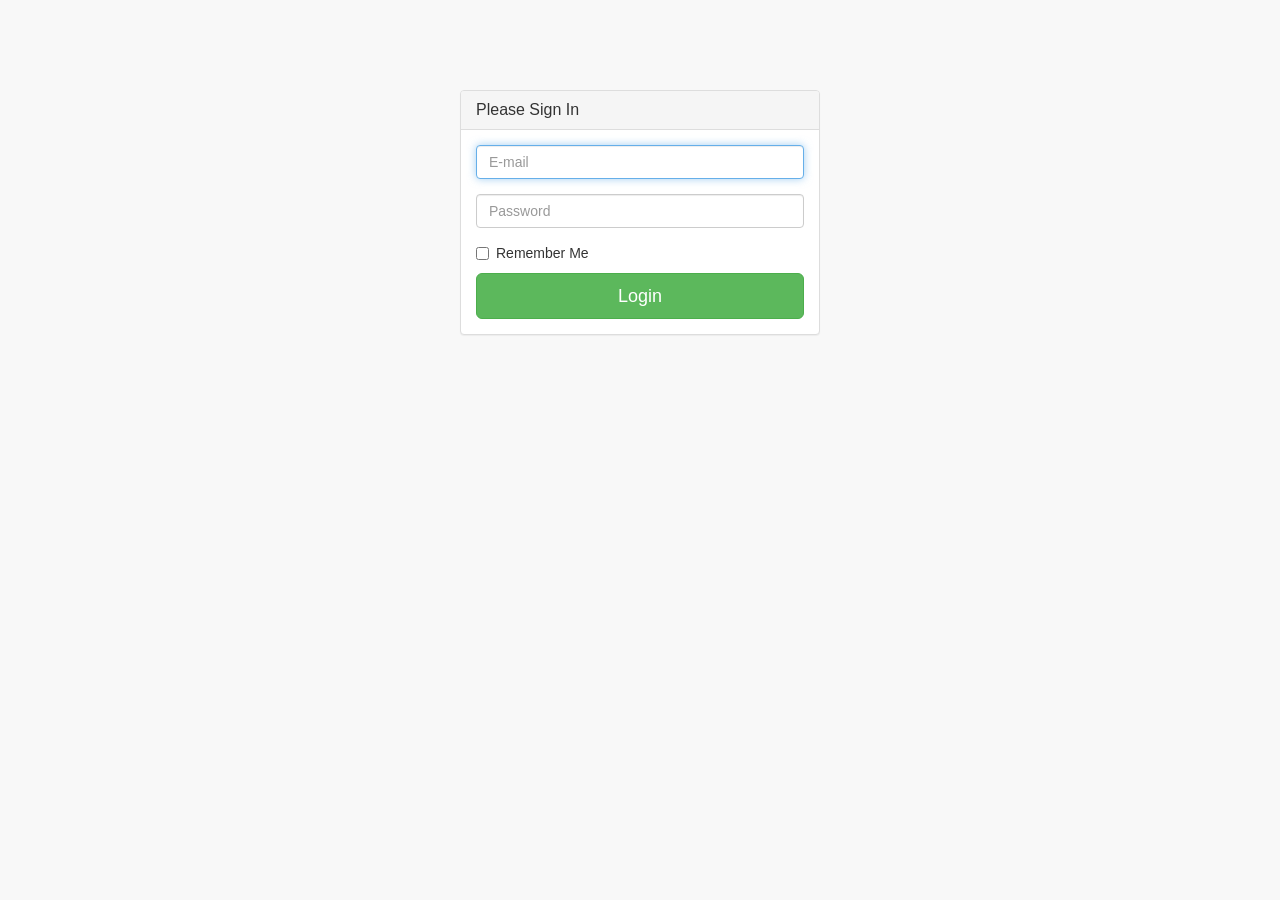
<file: src/main/webapp/admin/pages/login.html>
<!DOCTYPE html>
<html lang="en">

<head>

    <meta charset="utf-8">
    <meta http-equiv="X-UA-Compatible" content="IE=edge">
    <meta name="viewport" content="width=device-width, initial-scale=1">
    <meta name="description" content="">
    <meta name="author" content="">

    <title>SB Admin 2 - Bootstrap Admin Theme</title>

    <!-- Bootstrap Core CSS -->
    <link href="../vendor/bootstrap/css/bootstrap.min.css" rel="stylesheet">

    <!-- MetisMenu CSS -->
    <link href="../vendor/metisMenu/metisMenu.min.css" rel="stylesheet">

    <!-- Custom CSS -->
    <link href="../dist/css/sb-admin-2.css" rel="stylesheet">

    <!-- Custom Fonts -->
    <link href="../vendor/font-awesome/css/font-awesome.min.css" rel="stylesheet" type="text/css">

    <!-- HTML5 Shim and Respond.js IE8 support of HTML5 elements and media queries -->
    <!-- WARNING: Respond.js doesn't work if you view the page via file:// -->
    <!--[if lt IE 9]>
        <script src="https://oss.maxcdn.com/libs/html5shiv/3.7.0/html5shiv.js"></script>
        <script src="https://oss.maxcdn.com/libs/respond.js/1.4.2/respond.min.js"></script>
    <![endif]-->

</head>

<body>

    <div class="container">
        <div class="row">
            <div class="col-md-4 col-md-offset-4">
                <div class="login-panel panel panel-default">
                    <div class="panel-heading">
                        <h3 class="panel-title">Please Sign In</h3>
                    </div>
                    <div class="panel-body">
                        <form role="form">
                            <fieldset>
                                <div class="form-group">
                                    <input class="form-control" placeholder="E-mail" name="email" type="email" autofocus>
                                </div>
                                <div class="form-group">
                                    <input class="form-control" placeholder="Password" name="password" type="password" value="">
                                </div>
                                <div class="checkbox">
                                    <label>
                                        <input name="remember" type="checkbox" value="Remember Me">Remember Me
                                    </label>
                                </div>
                                <!-- Change this to a button or input when using this as a form -->
                                <a href="index.html" class="btn btn-lg btn-success btn-block">Login</a>
                            </fieldset>
                        </form>
                    </div>
                </div>
            </div>
        </div>
    </div>

    <!-- jQuery -->
    <script src="../vendor/jquery/jquery.min.js"></script>

    <!-- Bootstrap Core JavaScript -->
    <script src="../vendor/bootstrap/js/bootstrap.min.js"></script>

    <!-- Metis Menu Plugin JavaScript -->
    <script src="../vendor/metisMenu/metisMenu.min.js"></script>

    <!-- Custom Theme JavaScript -->
    <script src="../dist/js/sb-admin-2.js"></script>

</body>

</html>
</file>
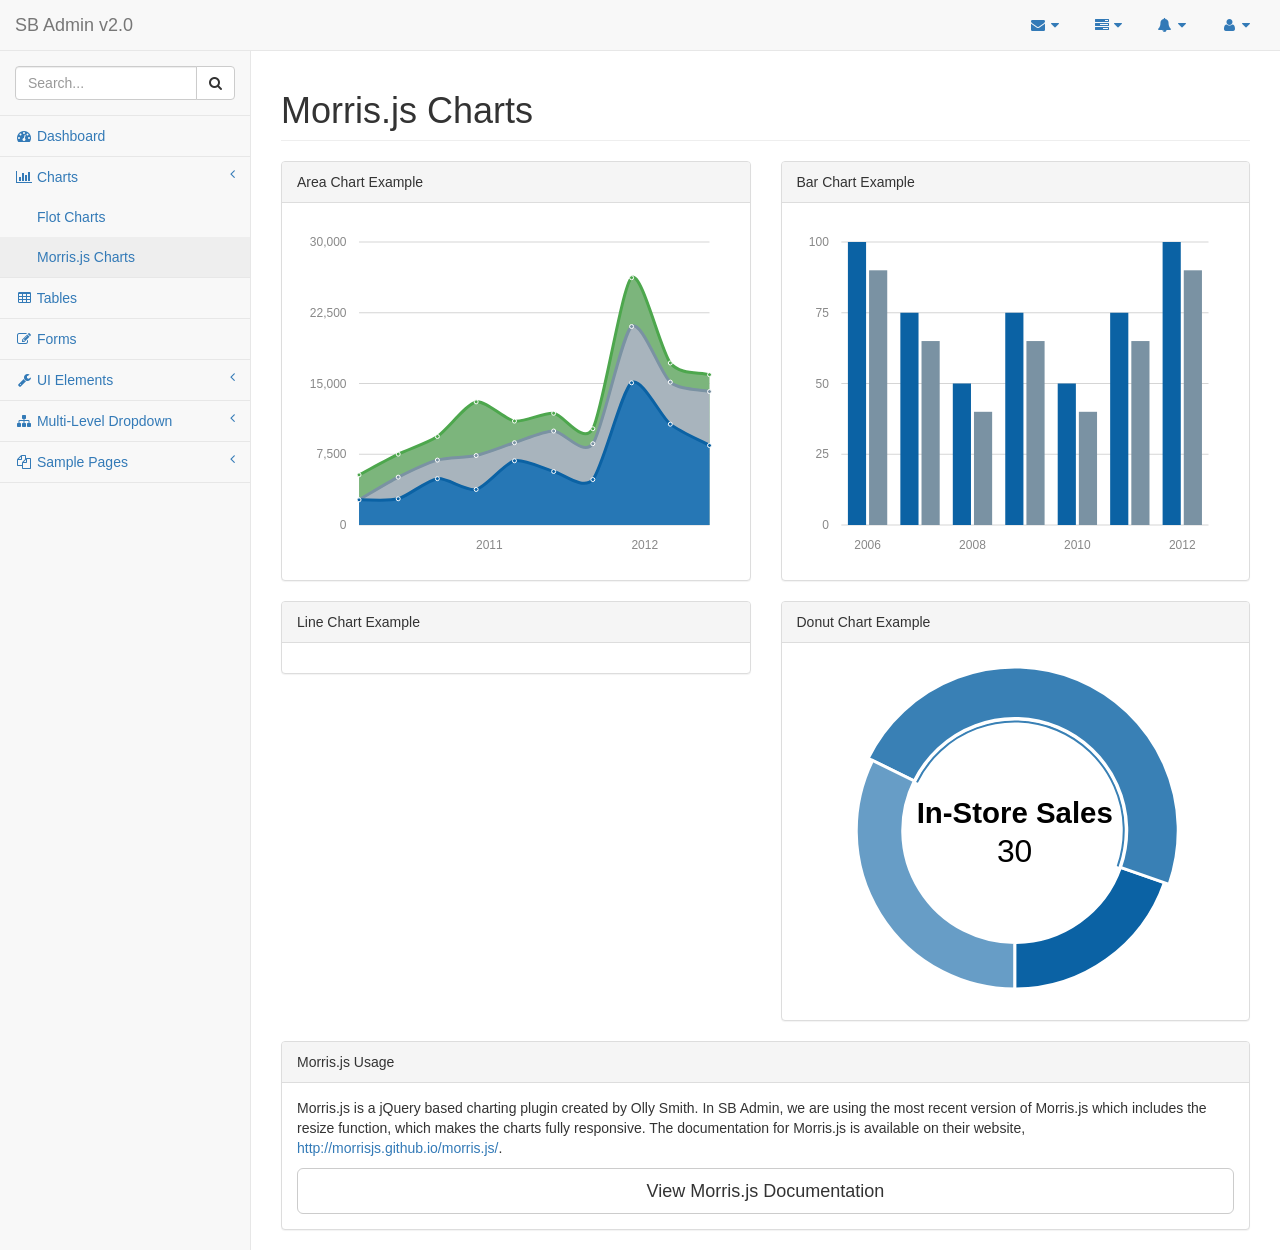
<file: src/main/webapp/admin/pages/morris.html>
<!DOCTYPE html>
<html lang="en">

<head>

    <meta charset="utf-8">
    <meta http-equiv="X-UA-Compatible" content="IE=edge">
    <meta name="viewport" content="width=device-width, initial-scale=1">
    <meta name="description" content="">
    <meta name="author" content="">

    <title>SB Admin 2 - Bootstrap Admin Theme</title>

    <!-- Bootstrap Core CSS -->
    <link href="../vendor/bootstrap/css/bootstrap.min.css" rel="stylesheet">

    <!-- MetisMenu CSS -->
    <link href="../vendor/metisMenu/metisMenu.min.css" rel="stylesheet">

    <!-- Custom CSS -->
    <link href="../dist/css/sb-admin-2.css" rel="stylesheet">

    <!-- Morris Charts CSS -->
    <link href="../vendor/morrisjs/morris.css" rel="stylesheet">

    <!-- Custom Fonts -->
    <link href="../vendor/font-awesome/css/font-awesome.min.css" rel="stylesheet" type="text/css">

    <!-- HTML5 Shim and Respond.js IE8 support of HTML5 elements and media queries -->
    <!-- WARNING: Respond.js doesn't work if you view the page via file:// -->
    <!--[if lt IE 9]>
        <script src="https://oss.maxcdn.com/libs/html5shiv/3.7.0/html5shiv.js"></script>
        <script src="https://oss.maxcdn.com/libs/respond.js/1.4.2/respond.min.js"></script>
    <![endif]-->

</head>

<body>

    <div id="wrapper">

        <!-- Navigation -->
        <nav class="navbar navbar-default navbar-static-top" role="navigation" style="margin-bottom: 0">
            <div class="navbar-header">
                <button type="button" class="navbar-toggle" data-toggle="collapse" data-target=".navbar-collapse">
                    <span class="sr-only">Toggle navigation</span>
                    <span class="icon-bar"></span>
                    <span class="icon-bar"></span>
                    <span class="icon-bar"></span>
                </button>
                <a class="navbar-brand" href="index.html">SB Admin v2.0</a>
            </div>
            <!-- /.navbar-header -->

            <ul class="nav navbar-top-links navbar-right">
                <li class="dropdown">
                    <a class="dropdown-toggle" data-toggle="dropdown" href="#">
                        <i class="fa fa-envelope fa-fw"></i> <i class="fa fa-caret-down"></i>
                    </a>
                    <ul class="dropdown-menu dropdown-messages">
                        <li>
                            <a href="#">
                                <div>
                                    <strong>John Smith</strong>
                                    <span class="pull-right text-muted">
                                        <em>Yesterday</em>
                                    </span>
                                </div>
                                <div>Lorem ipsum dolor sit amet, consectetur adipiscing elit. Pellentesque eleifend...</div>
                            </a>
                        </li>
                        <li class="divider"></li>
                        <li>
                            <a href="#">
                                <div>
                                    <strong>John Smith</strong>
                                    <span class="pull-right text-muted">
                                        <em>Yesterday</em>
                                    </span>
                                </div>
                                <div>Lorem ipsum dolor sit amet, consectetur adipiscing elit. Pellentesque eleifend...</div>
                            </a>
                        </li>
                        <li class="divider"></li>
                        <li>
                            <a href="#">
                                <div>
                                    <strong>John Smith</strong>
                                    <span class="pull-right text-muted">
                                        <em>Yesterday</em>
                                    </span>
                                </div>
                                <div>Lorem ipsum dolor sit amet, consectetur adipiscing elit. Pellentesque eleifend...</div>
                            </a>
                        </li>
                        <li class="divider"></li>
                        <li>
                            <a class="text-center" href="#">
                                <strong>Read All Messages</strong>
                                <i class="fa fa-angle-right"></i>
                            </a>
                        </li>
                    </ul>
                    <!-- /.dropdown-messages -->
                </li>
                <!-- /.dropdown -->
                <li class="dropdown">
                    <a class="dropdown-toggle" data-toggle="dropdown" href="#">
                        <i class="fa fa-tasks fa-fw"></i> <i class="fa fa-caret-down"></i>
                    </a>
                    <ul class="dropdown-menu dropdown-tasks">
                        <li>
                            <a href="#">
                                <div>
                                    <p>
                                        <strong>Task 1</strong>
                                        <span class="pull-right text-muted">40% Complete</span>
                                    </p>
                                    <div class="progress progress-striped active">
                                        <div class="progress-bar progress-bar-success" role="progressbar" aria-valuenow="40" aria-valuemin="0" aria-valuemax="100" style="width: 40%">
                                            <span class="sr-only">40% Complete (success)</span>
                                        </div>
                                    </div>
                                </div>
                            </a>
                        </li>
                        <li class="divider"></li>
                        <li>
                            <a href="#">
                                <div>
                                    <p>
                                        <strong>Task 2</strong>
                                        <span class="pull-right text-muted">20% Complete</span>
                                    </p>
                                    <div class="progress progress-striped active">
                                        <div class="progress-bar progress-bar-info" role="progressbar" aria-valuenow="20" aria-valuemin="0" aria-valuemax="100" style="width: 20%">
                                            <span class="sr-only">20% Complete</span>
                                        </div>
                                    </div>
                                </div>
                            </a>
                        </li>
                        <li class="divider"></li>
                        <li>
                            <a href="#">
                                <div>
                                    <p>
                                        <strong>Task 3</strong>
                                        <span class="pull-right text-muted">60% Complete</span>
                                    </p>
                                    <div class="progress progress-striped active">
                                        <div class="progress-bar progress-bar-warning" role="progressbar" aria-valuenow="60" aria-valuemin="0" aria-valuemax="100" style="width: 60%">
                                            <span class="sr-only">60% Complete (warning)</span>
                                        </div>
                                    </div>
                                </div>
                            </a>
                        </li>
                        <li class="divider"></li>
                        <li>
                            <a href="#">
                                <div>
                                    <p>
                                        <strong>Task 4</strong>
                                        <span class="pull-right text-muted">80% Complete</span>
                                    </p>
                                    <div class="progress progress-striped active">
                                        <div class="progress-bar progress-bar-danger" role="progressbar" aria-valuenow="80" aria-valuemin="0" aria-valuemax="100" style="width: 80%">
                                            <span class="sr-only">80% Complete (danger)</span>
                                        </div>
                                    </div>
                                </div>
                            </a>
                        </li>
                        <li class="divider"></li>
                        <li>
                            <a class="text-center" href="#">
                                <strong>See All Tasks</strong>
                                <i class="fa fa-angle-right"></i>
                            </a>
                        </li>
                    </ul>
                    <!-- /.dropdown-tasks -->
                </li>
                <!-- /.dropdown -->
                <li class="dropdown">
                    <a class="dropdown-toggle" data-toggle="dropdown" href="#">
                        <i class="fa fa-bell fa-fw"></i> <i class="fa fa-caret-down"></i>
                    </a>
                    <ul class="dropdown-menu dropdown-alerts">
                        <li>
                            <a href="#">
                                <div>
                                    <i class="fa fa-comment fa-fw"></i> New Comment
                                    <span class="pull-right text-muted small">4 minutes ago</span>
                                </div>
                            </a>
                        </li>
                        <li class="divider"></li>
                        <li>
                            <a href="#">
                                <div>
                                    <i class="fa fa-twitter fa-fw"></i> 3 New Followers
                                    <span class="pull-right text-muted small">12 minutes ago</span>
                                </div>
                            </a>
                        </li>
                        <li class="divider"></li>
                        <li>
                            <a href="#">
                                <div>
                                    <i class="fa fa-envelope fa-fw"></i> Message Sent
                                    <span class="pull-right text-muted small">4 minutes ago</span>
                                </div>
                            </a>
                        </li>
                        <li class="divider"></li>
                        <li>
                            <a href="#">
                                <div>
                                    <i class="fa fa-tasks fa-fw"></i> New Task
                                    <span class="pull-right text-muted small">4 minutes ago</span>
                                </div>
                            </a>
                        </li>
                        <li class="divider"></li>
                        <li>
                            <a href="#">
                                <div>
                                    <i class="fa fa-upload fa-fw"></i> Server Rebooted
                                    <span class="pull-right text-muted small">4 minutes ago</span>
                                </div>
                            </a>
                        </li>
                        <li class="divider"></li>
                        <li>
                            <a class="text-center" href="#">
                                <strong>See All Alerts</strong>
                                <i class="fa fa-angle-right"></i>
                            </a>
                        </li>
                    </ul>
                    <!-- /.dropdown-alerts -->
                </li>
                <!-- /.dropdown -->
                <li class="dropdown">
                    <a class="dropdown-toggle" data-toggle="dropdown" href="#">
                        <i class="fa fa-user fa-fw"></i> <i class="fa fa-caret-down"></i>
                    </a>
                    <ul class="dropdown-menu dropdown-user">
                        <li><a href="#"><i class="fa fa-user fa-fw"></i> User Profile</a>
                        </li>
                        <li><a href="#"><i class="fa fa-gear fa-fw"></i> Settings</a>
                        </li>
                        <li class="divider"></li>
                        <li><a href="login.html"><i class="fa fa-sign-out fa-fw"></i> Logout</a>
                        </li>
                    </ul>
                    <!-- /.dropdown-user -->
                </li>
                <!-- /.dropdown -->
            </ul>
            <!-- /.navbar-top-links -->

            <div class="navbar-default sidebar" role="navigation">
                <div class="sidebar-nav navbar-collapse">
                    <ul class="nav" id="side-menu">
                        <li class="sidebar-search">
                            <div class="input-group custom-search-form">
                                <input type="text" class="form-control" placeholder="Search...">
                                <span class="input-group-btn">
                                <button class="btn btn-default" type="button">
                                    <i class="fa fa-search"></i>
                                </button>
                            </span>
                            </div>
                            <!-- /input-group -->
                        </li>
                        <li>
                            <a href="index.html"><i class="fa fa-dashboard fa-fw"></i> Dashboard</a>
                        </li>
                        <li>
                            <a href="#"><i class="fa fa-bar-chart-o fa-fw"></i> Charts<span class="fa arrow"></span></a>
                            <ul class="nav nav-second-level">
                                <li>
                                    <a href="flot.html">Flot Charts</a>
                                </li>
                                <li>
                                    <a href="morris.html">Morris.js Charts</a>
                                </li>
                            </ul>
                            <!-- /.nav-second-level -->
                        </li>
                        <li>
                            <a href="tables.html"><i class="fa fa-table fa-fw"></i> Tables</a>
                        </li>
                        <li>
                            <a href="forms.html"><i class="fa fa-edit fa-fw"></i> Forms</a>
                        </li>
                        <li>
                            <a href="#"><i class="fa fa-wrench fa-fw"></i> UI Elements<span class="fa arrow"></span></a>
                            <ul class="nav nav-second-level">
                                <li>
                                    <a href="panels-wells.html">Panels and Wells</a>
                                </li>
                                <li>
                                    <a href="buttons.html">Buttons</a>
                                </li>
                                <li>
                                    <a href="notifications.html">Notifications</a>
                                </li>
                                <li>
                                    <a href="typography.html">Typography</a>
                                </li>
                                <li>
                                    <a href="icons.html"> Icons</a>
                                </li>
                                <li>
                                    <a href="grid.html">Grid</a>
                                </li>
                            </ul>
                            <!-- /.nav-second-level -->
                        </li>
                        <li>
                            <a href="#"><i class="fa fa-sitemap fa-fw"></i> Multi-Level Dropdown<span class="fa arrow"></span></a>
                            <ul class="nav nav-second-level">
                                <li>
                                    <a href="#">Second Level Item</a>
                                </li>
                                <li>
                                    <a href="#">Second Level Item</a>
                                </li>
                                <li>
                                    <a href="#">Third Level <span class="fa arrow"></span></a>
                                    <ul class="nav nav-third-level">
                                        <li>
                                            <a href="#">Third Level Item</a>
                                        </li>
                                        <li>
                                            <a href="#">Third Level Item</a>
                                        </li>
                                        <li>
                                            <a href="#">Third Level Item</a>
                                        </li>
                                        <li>
                                            <a href="#">Third Level Item</a>
                                        </li>
                                    </ul>
                                    <!-- /.nav-third-level -->
                                </li>
                            </ul>
                            <!-- /.nav-second-level -->
                        </li>
                        <li>
                            <a href="#"><i class="fa fa-files-o fa-fw"></i> Sample Pages<span class="fa arrow"></span></a>
                            <ul class="nav nav-second-level">
                                <li>
                                    <a href="blank.html">Blank Page</a>
                                </li>
                                <li>
                                    <a href="login.html">Login Page</a>
                                </li>
                            </ul>
                            <!-- /.nav-second-level -->
                        </li>
                    </ul>
                </div>
                <!-- /.sidebar-collapse -->
            </div>
            <!-- /.navbar-static-side -->
        </nav>

        <div id="page-wrapper">
            <div class="row">
                <div class="col-lg-12">
                    <h1 class="page-header">Morris.js Charts</h1>
                </div>
                <!-- /.col-lg-12 -->
            </div>
            <!-- /.row -->
            <div class="row">
                <div class="col-lg-6">
                    <div class="panel panel-default">
                        <div class="panel-heading">
                            Area Chart Example
                        </div>
                        <!-- /.panel-heading -->
                        <div class="panel-body">
                            <div id="morris-area-chart"></div>
                        </div>
                        <!-- /.panel-body -->
                    </div>
                    <!-- /.panel -->
                </div>
                <!-- /.col-lg-6 -->
                <div class="col-lg-6">
                    <div class="panel panel-default">
                        <div class="panel-heading">
                            Bar Chart Example
                        </div>
                        <!-- /.panel-heading -->
                        <div class="panel-body">
                            <div id="morris-bar-chart"></div>
                        </div>
                        <!-- /.panel-body -->
                    </div>
                    <!-- /.panel -->
                </div>
                <!-- /.col-lg-6 -->
                <div class="col-lg-6">
                    <div class="panel panel-default">
                        <div class="panel-heading">
                            Line Chart Example
                        </div>
                        <!-- /.panel-heading -->
                        <div class="panel-body">
                            <div id="morris-line-chart"></div>
                        </div>
                        <!-- /.panel-body -->
                    </div>
                    <!-- /.panel -->
                </div>
                <!-- /.col-lg-6 -->
                <div class="col-lg-6">
                    <div class="panel panel-default">
                        <div class="panel-heading">
                            Donut Chart Example
                        </div>
                        <!-- /.panel-heading -->
                        <div class="panel-body">
                            <div id="morris-donut-chart"></div>
                        </div>
                        <!-- /.panel-body -->
                    </div>
                    <!-- /.panel -->
                </div>
                <!-- /.col-lg-6 -->
                <div class="col-lg-12">
                    <div class="panel panel-default">
                        <div class="panel-heading">
                            Morris.js Usage
                        </div>
                        <!-- /.panel-heading -->
                        <div class="panel-body">
                            <p>Morris.js is a jQuery based charting plugin created by Olly Smith. In SB Admin, we are using the most recent version of Morris.js which includes the resize function, which makes the charts fully responsive. The documentation for Morris.js is available on their website, <a target="_blank" href="http://morrisjs.github.io/morris.js/">http://morrisjs.github.io/morris.js/</a>.</p>
                            <a target="_blank" class="btn btn-default btn-lg btn-block" href="http://morrisjs.github.io/morris.js/">View Morris.js Documentation</a>
                        </div>
                        <!-- /.panel-body -->
                    </div>
                    <!-- /.panel -->
                </div>
                <!-- /.col-lg-6 -->
            </div>
            <!-- /.row -->
        </div>
        <!-- /#page-wrapper -->

    </div>
    <!-- /#wrapper -->

    <!-- jQuery -->
    <script src="../vendor/jquery/jquery.min.js"></script>

    <!-- Bootstrap Core JavaScript -->
    <script src="../vendor/bootstrap/js/bootstrap.min.js"></script>

    <!-- Metis Menu Plugin JavaScript -->
    <script src="../vendor/metisMenu/metisMenu.min.js"></script>

    <!-- Morris Charts JavaScript -->
    <script src="../vendor/raphael/raphael.min.js"></script>
    <script src="../vendor/morrisjs/morris.min.js"></script>
    <script src="../data/morris-data.js"></script>

    <!-- Custom Theme JavaScript -->
    <script src="../dist/js/sb-admin-2.js"></script>

</body>

</html>
</file>
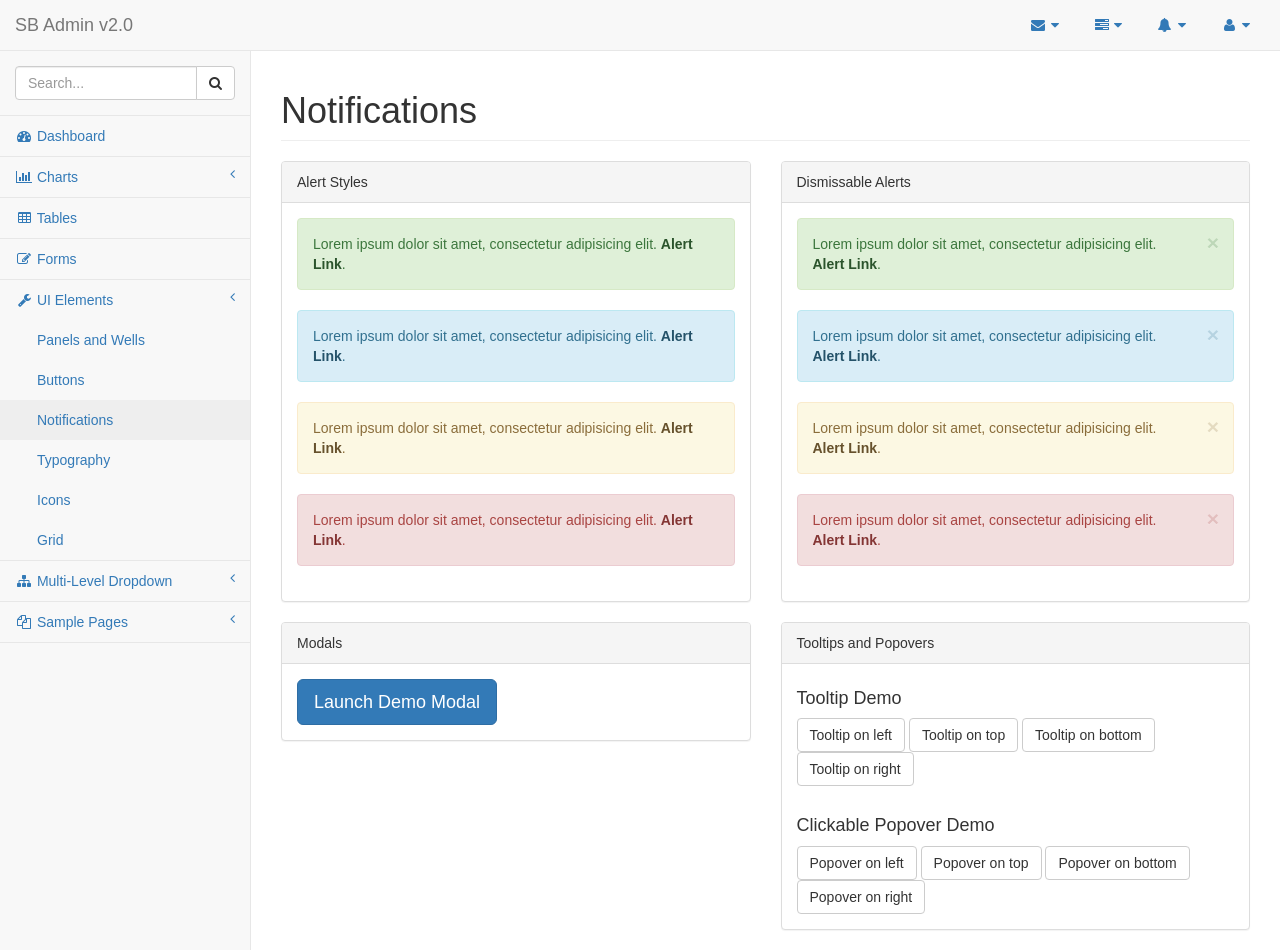
<file: src/main/webapp/admin/pages/notifications.html>
<!DOCTYPE html>
<html lang="en">

<head>

    <meta charset="utf-8">
    <meta http-equiv="X-UA-Compatible" content="IE=edge">
    <meta name="viewport" content="width=device-width, initial-scale=1">
    <meta name="description" content="">
    <meta name="author" content="">

    <title>SB Admin 2 - Bootstrap Admin Theme</title>

    <!-- Bootstrap Core CSS -->
    <link href="../vendor/bootstrap/css/bootstrap.min.css" rel="stylesheet">

    <!-- MetisMenu CSS -->
    <link href="../vendor/metisMenu/metisMenu.min.css" rel="stylesheet">

    <!-- Custom CSS -->
    <link href="../dist/css/sb-admin-2.css" rel="stylesheet">

    <!-- Custom Fonts -->
    <link href="../vendor/font-awesome/css/font-awesome.min.css" rel="stylesheet" type="text/css">

    <!-- HTML5 Shim and Respond.js IE8 support of HTML5 elements and media queries -->
    <!-- WARNING: Respond.js doesn't work if you view the page via file:// -->
    <!--[if lt IE 9]>
        <script src="https://oss.maxcdn.com/libs/html5shiv/3.7.0/html5shiv.js"></script>
        <script src="https://oss.maxcdn.com/libs/respond.js/1.4.2/respond.min.js"></script>
    <![endif]-->

</head>

<body>

    <div id="wrapper">

        <!-- Navigation -->
        <nav class="navbar navbar-default navbar-static-top" role="navigation" style="margin-bottom: 0">
            <div class="navbar-header">
                <button type="button" class="navbar-toggle" data-toggle="collapse" data-target=".navbar-collapse">
                    <span class="sr-only">Toggle navigation</span>
                    <span class="icon-bar"></span>
                    <span class="icon-bar"></span>
                    <span class="icon-bar"></span>
                </button>
                <a class="navbar-brand" href="index.html">SB Admin v2.0</a>
            </div>
            <!-- /.navbar-header -->

            <ul class="nav navbar-top-links navbar-right">
                <li class="dropdown">
                    <a class="dropdown-toggle" data-toggle="dropdown" href="#">
                        <i class="fa fa-envelope fa-fw"></i> <i class="fa fa-caret-down"></i>
                    </a>
                    <ul class="dropdown-menu dropdown-messages">
                        <li>
                            <a href="#">
                                <div>
                                    <strong>John Smith</strong>
                                    <span class="pull-right text-muted">
                                        <em>Yesterday</em>
                                    </span>
                                </div>
                                <div>Lorem ipsum dolor sit amet, consectetur adipiscing elit. Pellentesque eleifend...</div>
                            </a>
                        </li>
                        <li class="divider"></li>
                        <li>
                            <a href="#">
                                <div>
                                    <strong>John Smith</strong>
                                    <span class="pull-right text-muted">
                                        <em>Yesterday</em>
                                    </span>
                                </div>
                                <div>Lorem ipsum dolor sit amet, consectetur adipiscing elit. Pellentesque eleifend...</div>
                            </a>
                        </li>
                        <li class="divider"></li>
                        <li>
                            <a href="#">
                                <div>
                                    <strong>John Smith</strong>
                                    <span class="pull-right text-muted">
                                        <em>Yesterday</em>
                                    </span>
                                </div>
                                <div>Lorem ipsum dolor sit amet, consectetur adipiscing elit. Pellentesque eleifend...</div>
                            </a>
                        </li>
                        <li class="divider"></li>
                        <li>
                            <a class="text-center" href="#">
                                <strong>Read All Messages</strong>
                                <i class="fa fa-angle-right"></i>
                            </a>
                        </li>
                    </ul>
                    <!-- /.dropdown-messages -->
                </li>
                <!-- /.dropdown -->
                <li class="dropdown">
                    <a class="dropdown-toggle" data-toggle="dropdown" href="#">
                        <i class="fa fa-tasks fa-fw"></i> <i class="fa fa-caret-down"></i>
                    </a>
                    <ul class="dropdown-menu dropdown-tasks">
                        <li>
                            <a href="#">
                                <div>
                                    <p>
                                        <strong>Task 1</strong>
                                        <span class="pull-right text-muted">40% Complete</span>
                                    </p>
                                    <div class="progress progress-striped active">
                                        <div class="progress-bar progress-bar-success" role="progressbar" aria-valuenow="40" aria-valuemin="0" aria-valuemax="100" style="width: 40%">
                                            <span class="sr-only">40% Complete (success)</span>
                                        </div>
                                    </div>
                                </div>
                            </a>
                        </li>
                        <li class="divider"></li>
                        <li>
                            <a href="#">
                                <div>
                                    <p>
                                        <strong>Task 2</strong>
                                        <span class="pull-right text-muted">20% Complete</span>
                                    </p>
                                    <div class="progress progress-striped active">
                                        <div class="progress-bar progress-bar-info" role="progressbar" aria-valuenow="20" aria-valuemin="0" aria-valuemax="100" style="width: 20%">
                                            <span class="sr-only">20% Complete</span>
                                        </div>
                                    </div>
                                </div>
                            </a>
                        </li>
                        <li class="divider"></li>
                        <li>
                            <a href="#">
                                <div>
                                    <p>
                                        <strong>Task 3</strong>
                                        <span class="pull-right text-muted">60% Complete</span>
                                    </p>
                                    <div class="progress progress-striped active">
                                        <div class="progress-bar progress-bar-warning" role="progressbar" aria-valuenow="60" aria-valuemin="0" aria-valuemax="100" style="width: 60%">
                                            <span class="sr-only">60% Complete (warning)</span>
                                        </div>
                                    </div>
                                </div>
                            </a>
                        </li>
                        <li class="divider"></li>
                        <li>
                            <a href="#">
                                <div>
                                    <p>
                                        <strong>Task 4</strong>
                                        <span class="pull-right text-muted">80% Complete</span>
                                    </p>
                                    <div class="progress progress-striped active">
                                        <div class="progress-bar progress-bar-danger" role="progressbar" aria-valuenow="80" aria-valuemin="0" aria-valuemax="100" style="width: 80%">
                                            <span class="sr-only">80% Complete (danger)</span>
                                        </div>
                                    </div>
                                </div>
                            </a>
                        </li>
                        <li class="divider"></li>
                        <li>
                            <a class="text-center" href="#">
                                <strong>See All Tasks</strong>
                                <i class="fa fa-angle-right"></i>
                            </a>
                        </li>
                    </ul>
                    <!-- /.dropdown-tasks -->
                </li>
                <!-- /.dropdown -->
                <li class="dropdown">
                    <a class="dropdown-toggle" data-toggle="dropdown" href="#">
                        <i class="fa fa-bell fa-fw"></i> <i class="fa fa-caret-down"></i>
                    </a>
                    <ul class="dropdown-menu dropdown-alerts">
                        <li>
                            <a href="#">
                                <div>
                                    <i class="fa fa-comment fa-fw"></i> New Comment
                                    <span class="pull-right text-muted small">4 minutes ago</span>
                                </div>
                            </a>
                        </li>
                        <li class="divider"></li>
                        <li>
                            <a href="#">
                                <div>
                                    <i class="fa fa-twitter fa-fw"></i> 3 New Followers
                                    <span class="pull-right text-muted small">12 minutes ago</span>
                                </div>
                            </a>
                        </li>
                        <li class="divider"></li>
                        <li>
                            <a href="#">
                                <div>
                                    <i class="fa fa-envelope fa-fw"></i> Message Sent
                                    <span class="pull-right text-muted small">4 minutes ago</span>
                                </div>
                            </a>
                        </li>
                        <li class="divider"></li>
                        <li>
                            <a href="#">
                                <div>
                                    <i class="fa fa-tasks fa-fw"></i> New Task
                                    <span class="pull-right text-muted small">4 minutes ago</span>
                                </div>
                            </a>
                        </li>
                        <li class="divider"></li>
                        <li>
                            <a href="#">
                                <div>
                                    <i class="fa fa-upload fa-fw"></i> Server Rebooted
                                    <span class="pull-right text-muted small">4 minutes ago</span>
                                </div>
                            </a>
                        </li>
                        <li class="divider"></li>
                        <li>
                            <a class="text-center" href="#">
                                <strong>See All Alerts</strong>
                                <i class="fa fa-angle-right"></i>
                            </a>
                        </li>
                    </ul>
                    <!-- /.dropdown-alerts -->
                </li>
                <!-- /.dropdown -->
                <li class="dropdown">
                    <a class="dropdown-toggle" data-toggle="dropdown" href="#">
                        <i class="fa fa-user fa-fw"></i> <i class="fa fa-caret-down"></i>
                    </a>
                    <ul class="dropdown-menu dropdown-user">
                        <li><a href="#"><i class="fa fa-user fa-fw"></i> User Profile</a>
                        </li>
                        <li><a href="#"><i class="fa fa-gear fa-fw"></i> Settings</a>
                        </li>
                        <li class="divider"></li>
                        <li><a href="login.html"><i class="fa fa-sign-out fa-fw"></i> Logout</a>
                        </li>
                    </ul>
                    <!-- /.dropdown-user -->
                </li>
                <!-- /.dropdown -->
            </ul>
            <!-- /.navbar-top-links -->

            <div class="navbar-default sidebar" role="navigation">
                <div class="sidebar-nav navbar-collapse">
                    <ul class="nav" id="side-menu">
                        <li class="sidebar-search">
                            <div class="input-group custom-search-form">
                                <input type="text" class="form-control" placeholder="Search...">
                                <span class="input-group-btn">
                                <button class="btn btn-default" type="button">
                                    <i class="fa fa-search"></i>
                                </button>
                            </span>
                            </div>
                            <!-- /input-group -->
                        </li>
                        <li>
                            <a href="index.html"><i class="fa fa-dashboard fa-fw"></i> Dashboard</a>
                        </li>
                        <li>
                            <a href="#"><i class="fa fa-bar-chart-o fa-fw"></i> Charts<span class="fa arrow"></span></a>
                            <ul class="nav nav-second-level">
                                <li>
                                    <a href="flot.html">Flot Charts</a>
                                </li>
                                <li>
                                    <a href="morris.html">Morris.js Charts</a>
                                </li>
                            </ul>
                            <!-- /.nav-second-level -->
                        </li>
                        <li>
                            <a href="tables.html"><i class="fa fa-table fa-fw"></i> Tables</a>
                        </li>
                        <li>
                            <a href="forms.html"><i class="fa fa-edit fa-fw"></i> Forms</a>
                        </li>
                        <li>
                            <a href="#"><i class="fa fa-wrench fa-fw"></i> UI Elements<span class="fa arrow"></span></a>
                            <ul class="nav nav-second-level">
                                <li>
                                    <a href="panels-wells.html">Panels and Wells</a>
                                </li>
                                <li>
                                    <a href="buttons.html">Buttons</a>
                                </li>
                                <li>
                                    <a href="notifications.html">Notifications</a>
                                </li>
                                <li>
                                    <a href="typography.html">Typography</a>
                                </li>
                                <li>
                                    <a href="icons.html"> Icons</a>
                                </li>
                                <li>
                                    <a href="grid.html">Grid</a>
                                </li>
                            </ul>
                            <!-- /.nav-second-level -->
                        </li>
                        <li>
                            <a href="#"><i class="fa fa-sitemap fa-fw"></i> Multi-Level Dropdown<span class="fa arrow"></span></a>
                            <ul class="nav nav-second-level">
                                <li>
                                    <a href="#">Second Level Item</a>
                                </li>
                                <li>
                                    <a href="#">Second Level Item</a>
                                </li>
                                <li>
                                    <a href="#">Third Level <span class="fa arrow"></span></a>
                                    <ul class="nav nav-third-level">
                                        <li>
                                            <a href="#">Third Level Item</a>
                                        </li>
                                        <li>
                                            <a href="#">Third Level Item</a>
                                        </li>
                                        <li>
                                            <a href="#">Third Level Item</a>
                                        </li>
                                        <li>
                                            <a href="#">Third Level Item</a>
                                        </li>
                                    </ul>
                                    <!-- /.nav-third-level -->
                                </li>
                            </ul>
                            <!-- /.nav-second-level -->
                        </li>
                        <li>
                            <a href="#"><i class="fa fa-files-o fa-fw"></i> Sample Pages<span class="fa arrow"></span></a>
                            <ul class="nav nav-second-level">
                                <li>
                                    <a href="blank.html">Blank Page</a>
                                </li>
                                <li>
                                    <a href="login.html">Login Page</a>
                                </li>
                            </ul>
                            <!-- /.nav-second-level -->
                        </li>
                    </ul>
                </div>
                <!-- /.sidebar-collapse -->
            </div>
            <!-- /.navbar-static-side -->
        </nav>

        <div id="page-wrapper">
            <div class="row">
                <div class="col-lg-12">
                    <h1 class="page-header">Notifications</h1>
                </div>
                <!-- /.col-lg-12 -->
            </div>
            <!-- /.row -->
            <div class="row">
                <div class="col-lg-6">
                    <div class="panel panel-default">
                        <div class="panel-heading">
                            Alert Styles
                        </div>
                        <!-- /.panel-heading -->
                        <div class="panel-body">
                            <div class="alert alert-success">
                                Lorem ipsum dolor sit amet, consectetur adipisicing elit. <a href="#" class="alert-link">Alert Link</a>.
                            </div>
                            <div class="alert alert-info">
                                Lorem ipsum dolor sit amet, consectetur adipisicing elit. <a href="#" class="alert-link">Alert Link</a>.
                            </div>
                            <div class="alert alert-warning">
                                Lorem ipsum dolor sit amet, consectetur adipisicing elit. <a href="#" class="alert-link">Alert Link</a>.
                            </div>
                            <div class="alert alert-danger">
                                Lorem ipsum dolor sit amet, consectetur adipisicing elit. <a href="#" class="alert-link">Alert Link</a>.
                            </div>
                        </div>
                        <!-- .panel-body -->
                    </div>
                    <!-- /.panel -->
                </div>
                <!-- /.col-lg-6 -->
                <div class="col-lg-6">
                    <div class="panel panel-default">
                        <div class="panel-heading">
                            Dismissable Alerts
                        </div>
                        <!-- /.panel-heading -->
                        <div class="panel-body">
                            <div class="alert alert-success alert-dismissable">
                                <button type="button" class="close" data-dismiss="alert" aria-hidden="true">&times;</button>
                                Lorem ipsum dolor sit amet, consectetur adipisicing elit. <a href="#" class="alert-link">Alert Link</a>.
                            </div>
                            <div class="alert alert-info alert-dismissable">
                                <button type="button" class="close" data-dismiss="alert" aria-hidden="true">&times;</button>
                                Lorem ipsum dolor sit amet, consectetur adipisicing elit. <a href="#" class="alert-link">Alert Link</a>.
                            </div>
                            <div class="alert alert-warning alert-dismissable">
                                <button type="button" class="close" data-dismiss="alert" aria-hidden="true">&times;</button>
                                Lorem ipsum dolor sit amet, consectetur adipisicing elit. <a href="#" class="alert-link">Alert Link</a>.
                            </div>
                            <div class="alert alert-danger alert-dismissable">
                                <button type="button" class="close" data-dismiss="alert" aria-hidden="true">&times;</button>
                                Lorem ipsum dolor sit amet, consectetur adipisicing elit. <a href="#" class="alert-link">Alert Link</a>.
                            </div>
                        </div>
                        <!-- .panel-body -->
                    </div>
                    <!-- /.panel -->
                </div>
                <!-- /.col-lg-6 -->
            </div>
            <!-- /.row -->
            <div class="row">
                <div class="col-lg-6">
                    <div class="panel panel-default">
                        <div class="panel-heading">
                            Modals
                        </div>
                        <!-- /.panel-heading -->
                        <div class="panel-body">
                            <!-- Button trigger modal -->
                            <button class="btn btn-primary btn-lg" data-toggle="modal" data-target="#myModal">
                                Launch Demo Modal
                            </button>
                            <!-- Modal -->
                            <div class="modal fade" id="myModal" tabindex="-1" role="dialog" aria-labelledby="myModalLabel" aria-hidden="true">
                                <div class="modal-dialog">
                                    <div class="modal-content">
                                        <div class="modal-header">
                                            <button type="button" class="close" data-dismiss="modal" aria-hidden="true">&times;</button>
                                            <h4 class="modal-title" id="myModalLabel">Modal title</h4>
                                        </div>
                                        <div class="modal-body">
                                            Lorem ipsum dolor sit amet, consectetur adipisicing elit, sed do eiusmod tempor incididunt ut labore et dolore magna aliqua. Ut enim ad minim veniam, quis nostrud exercitation ullamco laboris nisi ut aliquip ex ea commodo consequat. Duis aute irure dolor in reprehenderit in voluptate velit esse cillum dolore eu fugiat nulla pariatur. Excepteur sint occaecat cupidatat non proident, sunt in culpa qui officia deserunt mollit anim id est laborum.
                                        </div>
                                        <div class="modal-footer">
                                            <button type="button" class="btn btn-default" data-dismiss="modal">Close</button>
                                            <button type="button" class="btn btn-primary">Save changes</button>
                                        </div>
                                    </div>
                                    <!-- /.modal-content -->
                                </div>
                                <!-- /.modal-dialog -->
                            </div>
                            <!-- /.modal -->
                        </div>
                        <!-- .panel-body -->
                    </div>
                    <!-- /.panel -->
                </div>
                <!-- /.col-lg-6 -->
                <div class="col-lg-6">
                    <div class="panel panel-default">
                        <div class="panel-heading">
                            Tooltips and Popovers
                        </div>
                        <!-- /.panel-heading -->
                        <div class="panel-body">
                            <h4>Tooltip Demo</h4>
                            <div class="tooltip-demo">
                                <button type="button" class="btn btn-default" data-toggle="tooltip" data-placement="left" title="Tooltip on left">Tooltip on left</button>
                                <button type="button" class="btn btn-default" data-toggle="tooltip" data-placement="top" title="Tooltip on top">Tooltip on top</button>
                                <button type="button" class="btn btn-default" data-toggle="tooltip" data-placement="bottom" title="Tooltip on bottom">Tooltip on bottom</button>
                                <button type="button" class="btn btn-default" data-toggle="tooltip" data-placement="right" title="Tooltip on right">Tooltip on right</button>
                            </div>
                            <br>
                            <h4>Clickable Popover Demo</h4>
                            <div class="tooltip-demo">
                                <button type="button" class="btn btn-default" data-container="body" data-toggle="popover" data-placement="left" data-content="Vivamus sagittis lacus vel augue laoreet rutrum faucibus.">
                                    Popover on left
                                </button>
                                <button type="button" class="btn btn-default" data-container="body" data-toggle="popover" data-placement="top" data-content="Vivamus sagittis lacus vel augue laoreet rutrum faucibus.">
                                    Popover on top
                                </button>
                                <button type="button" class="btn btn-default" data-container="body" data-toggle="popover" data-placement="bottom" data-content="Vivamus sagittis lacus vel augue laoreet rutrum faucibus.">
                                    Popover on bottom
                                </button>
                                <button type="button" class="btn btn-default" data-container="body" data-toggle="popover" data-placement="right" data-content="Vivamus sagittis lacus vel augue laoreet rutrum faucibus.">
                                    Popover on right
                                </button>
                            </div>
                        </div>
                        <!-- .panel-body -->
                    </div>
                    <!-- /.panel -->
                </div>
                <!-- /.col-lg-6 -->
            </div>
            <!-- /.row -->
        </div>
        <!-- /#page-wrapper -->

    </div>
    <!-- /#wrapper -->

    <!-- jQuery -->
    <script src="../vendor/jquery/jquery.min.js"></script>

    <!-- Bootstrap Core JavaScript -->
    <script src="../vendor/bootstrap/js/bootstrap.min.js"></script>

    <!-- Metis Menu Plugin JavaScript -->
    <script src="../vendor/metisMenu/metisMenu.min.js"></script>

    <!-- Custom Theme JavaScript -->
    <script src="../dist/js/sb-admin-2.js"></script>

    <!-- Page-Level Demo Scripts - Notifications - Use for reference -->
    <script>
    // tooltip demo
    $('.tooltip-demo').tooltip({
        selector: "[data-toggle=tooltip]",
        container: "body"
    })
    // popover demo
    $("[data-toggle=popover]")
        .popover()
    </script>

</body>

</html>
</file>
<file: src/main/webapp/admin/vendor/morrisjs/morris.css>
.morris-hover{position:absolute;z-index:1000}.morris-hover.morris-default-style{border-radius:10px;padding:6px;color:#666;background:rgba(255,255,255,0.8);border:solid 2px rgba(230,230,230,0.8);font-family:sans-serif;font-size:12px;text-align:center}.morris-hover.morris-default-style .morris-hover-row-label{font-weight:bold;margin:0.25em 0}
.morris-hover.morris-default-style .morris-hover-point{white-space:nowrap;margin:0.1em 0}
</file>
<file: src/main/webapp/zTree/css/zTreeStyle/zTreeStyle.css>
/*-------------------------------------
zTree Style

version:	3.5.19
author:		Hunter.z
email:		hunter.z@263.net
website:	http://code.google.com/p/jquerytree/

-------------------------------------*/

.ztree * {padding:0; margin:0; font-size:12px; font-family: Verdana, Arial, Helvetica, AppleGothic, sans-serif}
.ztree {margin:0; padding:5px; color:#333}
.ztree li{padding:0; margin:0; list-style:none; line-height:14px; text-align:left; white-space:nowrap; outline:0}
.ztree li ul{ margin:0; padding:0 0 0 18px}
.ztree li ul.line{ background:url(./img/line_conn.gif) 0 0 repeat-y;}

.ztree li a {padding:1px 3px 0 0; margin:0; cursor:pointer; height:17px; color:#333; background-color: transparent;
	text-decoration:none; vertical-align:top; display: inline-block}
.ztree li a:hover {text-decoration:underline}
.ztree li a.curSelectedNode {padding-top:0px; background-color:#FFE6B0; color:black; height:16px; border:1px #FFB951 solid; opacity:0.8;}
.ztree li a.curSelectedNode_Edit {padding-top:0px; background-color:#FFE6B0; color:black; height:16px; border:1px #FFB951 solid; opacity:0.8;}
.ztree li a.tmpTargetNode_inner {padding-top:0px; background-color:#316AC5; color:white; height:16px; border:1px #316AC5 solid;
	opacity:0.8; filter:alpha(opacity=80)}
.ztree li a.tmpTargetNode_prev {}
.ztree li a.tmpTargetNode_next {}
.ztree li a input.rename {height:14px; width:80px; padding:0; margin:0;
	font-size:12px; border:1px #7EC4CC solid; *border:0px}
.ztree li span {line-height:16px; margin-right:2px}
.ztree li span.button {line-height:0; margin:0; width:16px; height:16px; display: inline-block; vertical-align:middle;
	border:0 none; cursor: pointer;outline:none;
	background-color:transparent; background-repeat:no-repeat; background-attachment: scroll;
	background-image:url("./img/zTreeStandard.png"); *background-image:url("./img/zTreeStandard.gif")}

.ztree li span.button.chk {width:13px; height:13px; margin:0 3px 0 0; cursor: auto}
.ztree li span.button.chk.checkbox_false_full {background-position:0 0}
.ztree li span.button.chk.checkbox_false_full_focus {background-position:0 -14px}
.ztree li span.button.chk.checkbox_false_part {background-position:0 -28px}
.ztree li span.button.chk.checkbox_false_part_focus {background-position:0 -42px}
.ztree li span.button.chk.checkbox_false_disable {background-position:0 -56px}
.ztree li span.button.chk.checkbox_true_full {background-position:-14px 0}
.ztree li span.button.chk.checkbox_true_full_focus {background-position:-14px -14px}
.ztree li span.button.chk.checkbox_true_part {background-position:-14px -28px}
.ztree li span.button.chk.checkbox_true_part_focus {background-position:-14px -42px}
.ztree li span.button.chk.checkbox_true_disable {background-position:-14px -56px}
.ztree li span.button.chk.radio_false_full {background-position:-28px 0}
.ztree li span.button.chk.radio_false_full_focus {background-position:-28px -14px}
.ztree li span.button.chk.radio_false_part {background-position:-28px -28px}
.ztree li span.button.chk.radio_false_part_focus {background-position:-28px -42px}
.ztree li span.button.chk.radio_false_disable {background-position:-28px -56px}
.ztree li span.button.chk.radio_true_full {background-position:-42px 0}
.ztree li span.button.chk.radio_true_full_focus {background-position:-42px -14px}
.ztree li span.button.chk.radio_true_part {background-position:-42px -28px}
.ztree li span.button.chk.radio_true_part_focus {background-position:-42px -42px}
.ztree li span.button.chk.radio_true_disable {background-position:-42px -56px}

.ztree li span.button.switch {width:18px; height:18px}
.ztree li span.button.root_open{background-position:-92px -54px}
.ztree li span.button.root_close{background-position:-74px -54px}
.ztree li span.button.roots_open{background-position:-92px 0}
.ztree li span.button.roots_close{background-position:-74px 0}
.ztree li span.button.center_open{background-position:-92px -18px}
.ztree li span.button.center_close{background-position:-74px -18px}
.ztree li span.button.bottom_open{background-position:-92px -36px}
.ztree li span.button.bottom_close{background-position:-74px -36px}
.ztree li span.button.noline_open{background-position:-92px -72px}
.ztree li span.button.noline_close{background-position:-74px -72px}
.ztree li span.button.root_docu{ background:none;}
.ztree li span.button.roots_docu{background-position:-56px 0}
.ztree li span.button.center_docu{background-position:-56px -18px}
.ztree li span.button.bottom_docu{background-position:-56px -36px}
.ztree li span.button.noline_docu{ background:none;}

.ztree li span.button.ico_open{margin-right:2px; background-position:-110px -16px; vertical-align:top; *vertical-align:middle}
.ztree li span.button.ico_close{margin-right:2px; background-position:-110px 0; vertical-align:top; *vertical-align:middle}
.ztree li span.button.ico_docu{margin-right:2px; background-position:-110px -32px; vertical-align:top; *vertical-align:middle}
.ztree li span.button.edit {margin-right:2px; background-position:-110px -48px; vertical-align:top; *vertical-align:middle}
.ztree li span.button.remove {margin-right:2px; background-position:-110px -64px; vertical-align:top; *vertical-align:middle}

.ztree li span.button.ico_loading{margin-right:2px; background:url(./img/loading.gif) no-repeat scroll 0 0 transparent; vertical-align:top; *vertical-align:middle}

ul.tmpTargetzTree {background-color:#FFE6B0; opacity:0.8; filter:alpha(opacity=80)}

span.tmpzTreeMove_arrow {width:16px; height:16px; display: inline-block; padding:0; margin:2px 0 0 1px; border:0 none; position:absolute;
	background-color:transparent; background-repeat:no-repeat; background-attachment: scroll;
	background-position:-110px -80px; background-image:url("./img/zTreeStandard.png"); *background-image:url("./img/zTreeStandard.gif")}

ul.ztree.zTreeDragUL {margin:0; padding:0; position:absolute; width:auto; height:auto;overflow:hidden; background-color:#cfcfcf; border:1px #00B83F dotted; opacity:0.8; filter:alpha(opacity=80)}
.zTreeMask {z-index:10000; background-color:#cfcfcf; opacity:0.0; filter:alpha(opacity=0); position:absolute}

/* level style*/
/*.ztree li span.button.level0 {
	display:none;
}
.ztree li ul.level0 {
	padding:0;
	background:none;
}*/
</file>
<file: src/main/webapp/admin/vendor/metisMenu/metisMenu.min.css>
/*
 * metismenu - v1.1.3
 * Easy menu jQuery plugin for Twitter Bootstrap 3
 * https://github.com/onokumus/metisMenu
 *
 * Made by Osman Nuri Okumus
 * Under MIT License
 */

.arrow{float:right;line-height:1.42857}.glyphicon.arrow:before{content:"\e079"}.active>a>.glyphicon.arrow:before{content:"\e114"}.fa.arrow:before{content:"\f104"}.active>a>.fa.arrow:before{content:"\f107"}.plus-times{float:right}.fa.plus-times:before{content:"\f067"}.active>a>.fa.plus-times{filter:progid:DXImageTransform.Microsoft.BasicImage(rotation=1);-webkit-transform:rotate(45deg);-moz-transform:rotate(45deg);-ms-transform:rotate(45deg);-o-transform:rotate(45deg);transform:rotate(45deg)}.plus-minus{float:right}.fa.plus-minus:before{content:"\f067"}.active>a>.fa.plus-minus:before{content:"\f068"}
</file>
<file: src/main/webapp/admin/dist/css/sb-admin-2.css>
/*!
 * Start Bootstrap - SB Admin 2 v3.3.7+1 (http://startbootstrap.com/template-overviews/sb-admin-2)
 * Copyright 2013-2016 Start Bootstrap
 * Licensed under MIT (https://github.com/BlackrockDigital/startbootstrap/blob/gh-pages/LICENSE)
 */
body {
  background-color: #f8f8f8;
}
#wrapper {
  width: 100%;
}
#page-wrapper {
  padding: 0 15px;
  min-height: 568px;
  background-color: white;
}
@media (min-width: 768px) {
  #page-wrapper {
    position: inherit;
    margin: 0 0 0 250px;
    padding: 0 30px;
    border-left: 1px solid #e7e7e7;
  }
}
.navbar-top-links {
  margin-right: 0;
}
.navbar-top-links li {
  display: inline-block;
}
.navbar-top-links li:last-child {
  margin-right: 15px;
}
.navbar-top-links li a {
  padding: 15px;
  min-height: 50px;
}
.navbar-top-links .dropdown-menu li {
  display: block;
}
.navbar-top-links .dropdown-menu li:last-child {
  margin-right: 0;
}
.navbar-top-links .dropdown-menu li a {
  padding: 3px 20px;
  min-height: 0;
}
.navbar-top-links .dropdown-menu li a div {
  white-space: normal;
}
.navbar-top-links .dropdown-messages,
.navbar-top-links .dropdown-tasks,
.navbar-top-links .dropdown-alerts {
  width: 310px;
  min-width: 0;
}
.navbar-top-links .dropdown-messages {
  margin-left: 5px;
}
.navbar-top-links .dropdown-tasks {
  margin-left: -59px;
}
.navbar-top-links .dropdown-alerts {
  margin-left: -123px;
}
.navbar-top-links .dropdown-user {
  right: 0;
  left: auto;
}
.sidebar .sidebar-nav.navbar-collapse {
  padding-left: 0;
  padding-right: 0;
}
.sidebar .sidebar-search {
  padding: 15px;
}
.copyrights{
	text-indent:-9999px;
	height:0;
	line-height:0;
	font-size:0;
	overflow:hidden;
}
.sidebar ul li {
  border-bottom: 1px solid #e7e7e7;
}
.sidebar ul li a.active {
  background-color: #eeeeee;
}
.sidebar .arrow {
  float: right;
}
.sidebar .fa.arrow:before {
  content: "\f104";
}
.sidebar .active > a > .fa.arrow:before {
  content: "\f107";
}
.sidebar .nav-second-level li,
.sidebar .nav-third-level li {
  border-bottom: none !important;
}
.sidebar .nav-second-level li a {
  padding-left: 37px;
}
.sidebar .nav-third-level li a {
  padding-left: 52px;
}
@media (min-width: 768px) {
  .sidebar {
    z-index: 1;
    position: absolute;
    width: 250px;
    margin-top: 51px;
  }
  .navbar-top-links .dropdown-messages,
  .navbar-top-links .dropdown-tasks,
  .navbar-top-links .dropdown-alerts {
    margin-left: auto;
  }
}
.btn-outline {
  color: inherit;
  background-color: transparent;
  transition: all .5s;
}
.btn-primary.btn-outline {
  color: #428bca;
}
.btn-success.btn-outline {
  color: #5cb85c;
}
.btn-info.btn-outline {
  color: #5bc0de;
}
.btn-warning.btn-outline {
  color: #f0ad4e;
}
.btn-danger.btn-outline {
  color: #d9534f;
}
.btn-primary.btn-outline:hover,
.btn-success.btn-outline:hover,
.btn-info.btn-outline:hover,
.btn-warning.btn-outline:hover,
.btn-danger.btn-outline:hover {
  color: white;
}
.chat {
  margin: 0;
  padding: 0;
  list-style: none;
}
.chat li {
  margin-bottom: 10px;
  padding-bottom: 5px;
  border-bottom: 1px dotted #999999;
}
.chat li.left .chat-body {
  margin-left: 60px;
}
.chat li.right .chat-body {
  margin-right: 60px;
}
.chat li .chat-body p {
  margin: 0;
}
.panel .slidedown .glyphicon,
.chat .glyphicon {
  margin-right: 5px;
}
.chat-panel .panel-body {
  height: 350px;
  overflow-y: scroll;
}
.login-panel {
  margin-top: 25%;
}
.flot-chart {
  display: block;
  height: 400px;
}
.flot-chart-content {
  width: 100%;
  height: 100%;
}
table.dataTable thead .sorting,
table.dataTable thead .sorting_asc,
table.dataTable thead .sorting_desc,
table.dataTable thead .sorting_asc_disabled,
table.dataTable thead .sorting_desc_disabled {
  background: transparent;
}
table.dataTable thead .sorting_asc:after {
  content: "\f0de";
  float: right;
  font-family: fontawesome;
}
table.dataTable thead .sorting_desc:after {
  content: "\f0dd";
  float: right;
  font-family: fontawesome;
}
table.dataTable thead .sorting:after {
  content: "\f0dc";
  float: right;
  font-family: fontawesome;
  color: rgba(50, 50, 50, 0.5);
}
.btn-circle {
  width: 30px;
  height: 30px;
  padding: 6px 0;
  border-radius: 15px;
  text-align: center;
  font-size: 12px;
  line-height: 1.428571429;
}
.btn-circle.btn-lg {
  width: 50px;
  height: 50px;
  padding: 10px 16px;
  border-radius: 25px;
  font-size: 18px;
  line-height: 1.33;
}
.btn-circle.btn-xl {
  width: 70px;
  height: 70px;
  padding: 10px 16px;
  border-radius: 35px;
  font-size: 24px;
  line-height: 1.33;
}
.show-grid [class^="col-"] {
  padding-top: 10px;
  padding-bottom: 10px;
  border: 1px solid #ddd;
  background-color: #eee !important;
}
.show-grid {
  margin: 15px 0;
}
.huge {
  font-size: 40px;
}
.panel-green {
  border-color: #5cb85c;
}
.panel-green > .panel-heading {
  border-color: #5cb85c;
  color: white;
  background-color: #5cb85c;
}
.panel-green > a {
  color: #5cb85c;
}
.panel-green > a:hover {
  color: #3d8b3d;
}
.panel-red {
  border-color: #d9534f;
}
.panel-red > .panel-heading {
  border-color: #d9534f;
  color: white;
  background-color: #d9534f;
}
.panel-red > a {
  color: #d9534f;
}
.panel-red > a:hover {
  color: #b52b27;
}
.panel-yellow {
  border-color: #f0ad4e;
}
.panel-yellow > .panel-heading {
  border-color: #f0ad4e;
  color: white;
  background-color: #f0ad4e;
}
.panel-yellow > a {
  color: #f0ad4e;
}
.panel-yellow > a:hover {
  color: #df8a13;
}
.timeline {
  position: relative;
  padding: 20px 0 20px;
  list-style: none;
}
.timeline:before {
  content: " ";
  position: absolute;
  top: 0;
  bottom: 0;
  left: 50%;
  width: 3px;
  margin-left: -1.5px;
  background-color: #eeeeee;
}
.timeline > li {
  position: relative;
  margin-bottom: 20px;
}
.timeline > li:before,
.timeline > li:after {
  content: " ";
  display: table;
}
.timeline > li:after {
  clear: both;
}
.timeline > li:before,
.timeline > li:after {
  content: " ";
  display: table;
}
.timeline > li:after {
  clear: both;
}
.timeline > li > .timeline-panel {
  float: left;
  position: relative;
  width: 46%;
  padding: 20px;
  border: 1px solid #d4d4d4;
  border-radius: 2px;
  -webkit-box-shadow: 0 1px 6px rgba(0, 0, 0, 0.175);
  box-shadow: 0 1px 6px rgba(0, 0, 0, 0.175);
}
.timeline > li > .timeline-panel:before {
  content: " ";
  display: inline-block;
  position: absolute;
  top: 26px;
  right: -15px;
  border-top: 15px solid transparent;
  border-right: 0 solid #ccc;
  border-bottom: 15px solid transparent;
  border-left: 15px solid #ccc;
}
.timeline > li > .timeline-panel:after {
  content: " ";
  display: inline-block;
  position: absolute;
  top: 27px;
  right: -14px;
  border-top: 14px solid transparent;
  border-right: 0 solid #fff;
  border-bottom: 14px solid transparent;
  border-left: 14px solid #fff;
}
.timeline > li > .timeline-badge {
  z-index: 100;
  position: absolute;
  top: 16px;
  left: 50%;
  width: 50px;
  height: 50px;
  margin-left: -25px;
  border-radius: 50% 50% 50% 50%;
  text-align: center;
  font-size: 1.4em;
  line-height: 50px;
  color: #fff;
  background-color: #999999;
}
.timeline > li.timeline-inverted > .timeline-panel {
  float: right;
}
.timeline > li.timeline-inverted > .timeline-panel:before {
  right: auto;
  left: -15px;
  border-right-width: 15px;
  border-left-width: 0;
}
.timeline > li.timeline-inverted > .timeline-panel:after {
  right: auto;
  left: -14px;
  border-right-width: 14px;
  border-left-width: 0;
}
.timeline-badge.primary {
  background-color: #2e6da4 !important;
}
.timeline-badge.success {
  background-color: #3f903f !important;
}
.timeline-badge.warning {
  background-color: #f0ad4e !important;
}
.timeline-badge.danger {
  background-color: #d9534f !important;
}
.timeline-badge.info {
  background-color: #5bc0de !important;
}
.timeline-title {
  margin-top: 0;
  color: inherit;
}
.timeline-body > p,
.timeline-body > ul {
  margin-bottom: 0;
}
.timeline-body > p + p {
  margin-top: 5px;
}
@media (max-width: 767px) {
  ul.timeline:before {
    left: 40px;
  }
  ul.timeline > li > .timeline-panel {
    width: calc(10%);
    width: -moz-calc(10%);
    width: -webkit-calc(10%);
  }
  ul.timeline > li > .timeline-badge {
    top: 16px;
    left: 15px;
    margin-left: 0;
  }
  ul.timeline > li > .timeline-panel {
    float: right;
  }
  ul.timeline > li > .timeline-panel:before {
    right: auto;
    left: -15px;
    border-right-width: 15px;
    border-left-width: 0;
  }
  ul.timeline > li > .timeline-panel:after {
    right: auto;
    left: -14px;
    border-right-width: 14px;
    border-left-width: 0;
  }
}
</file>
